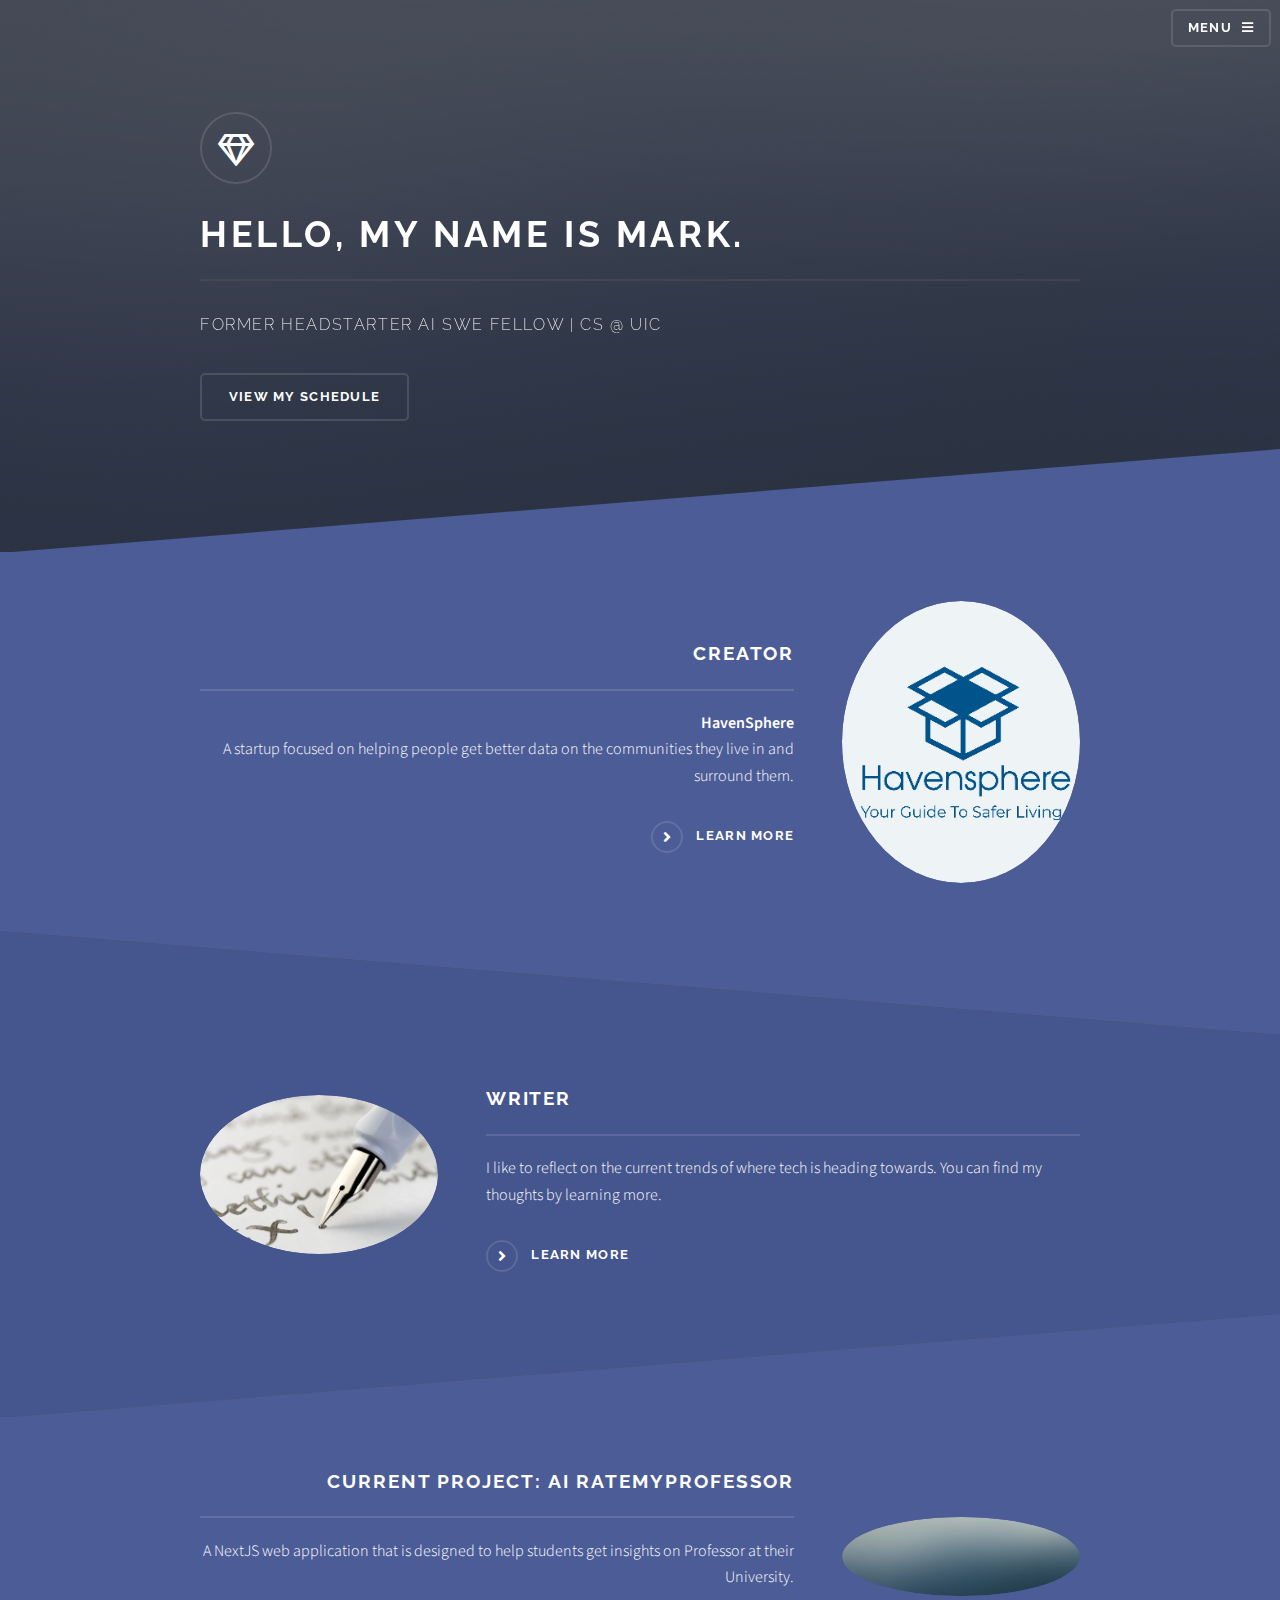
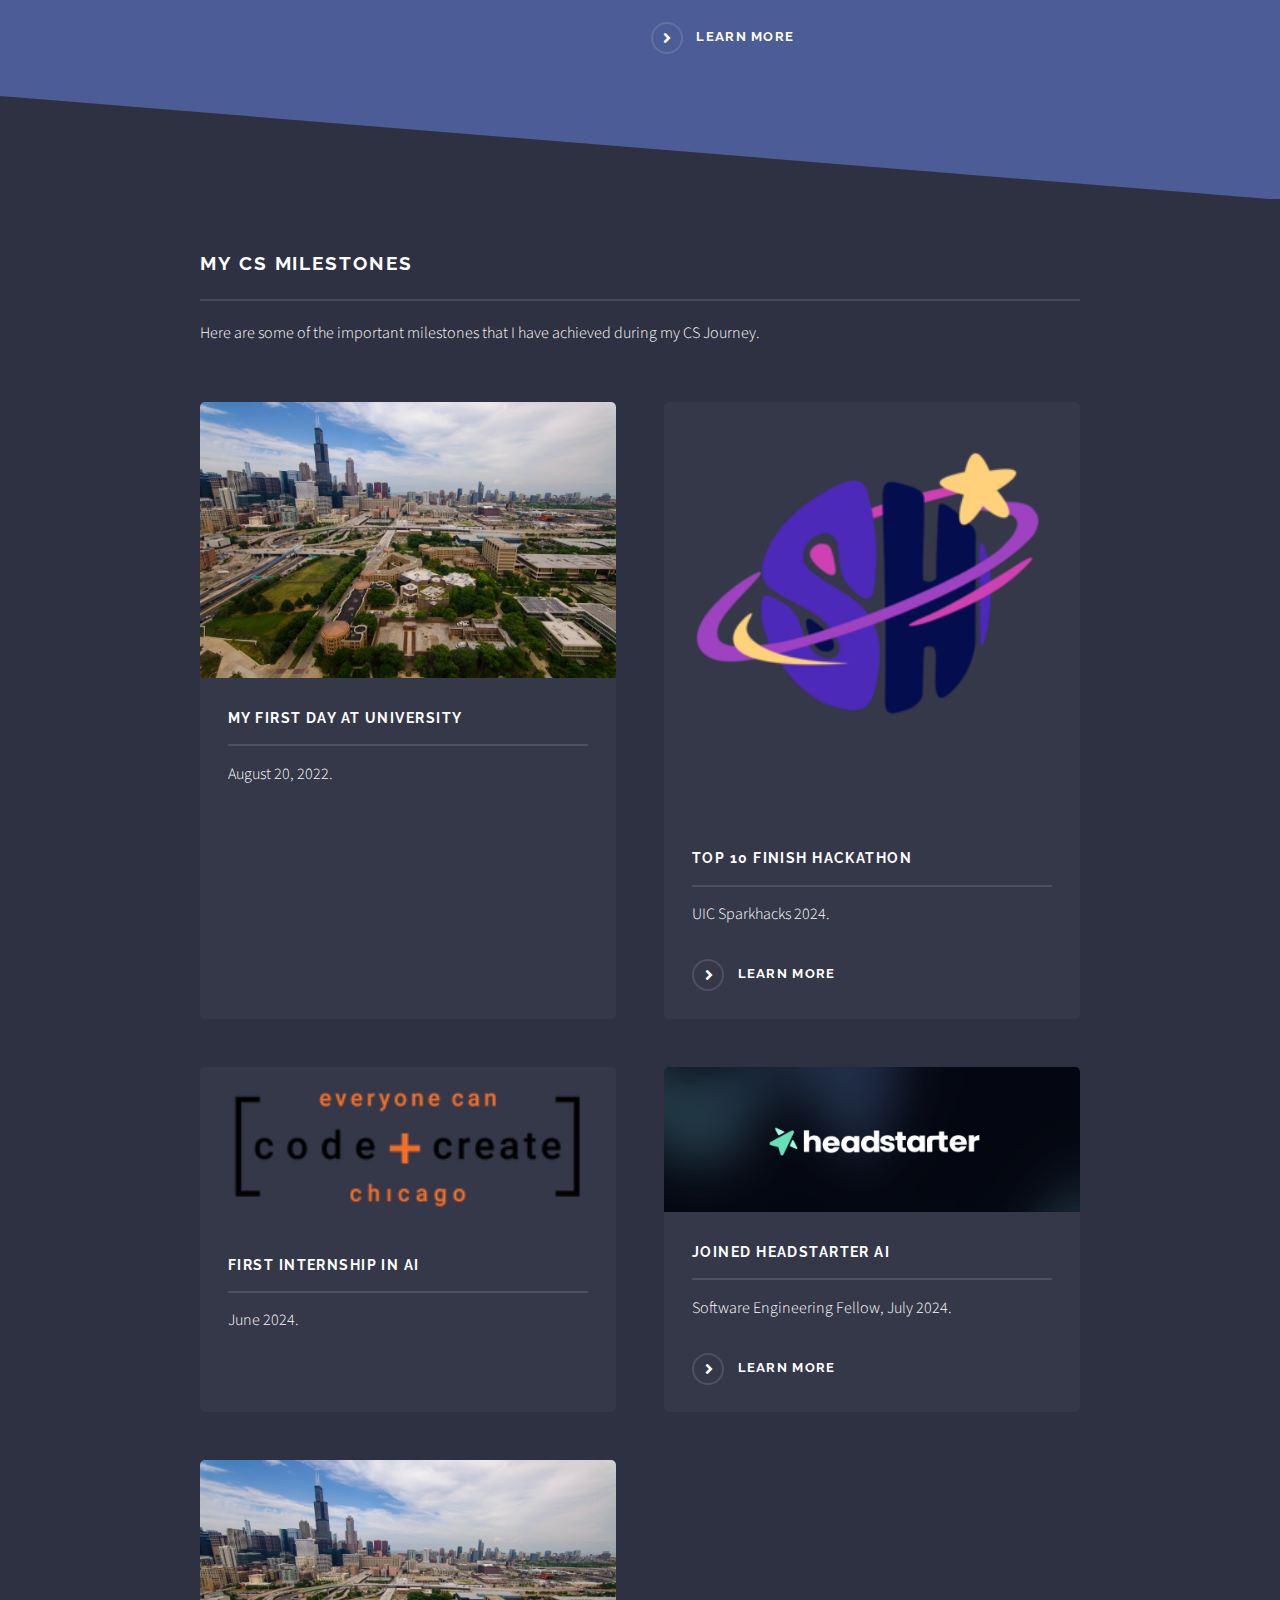
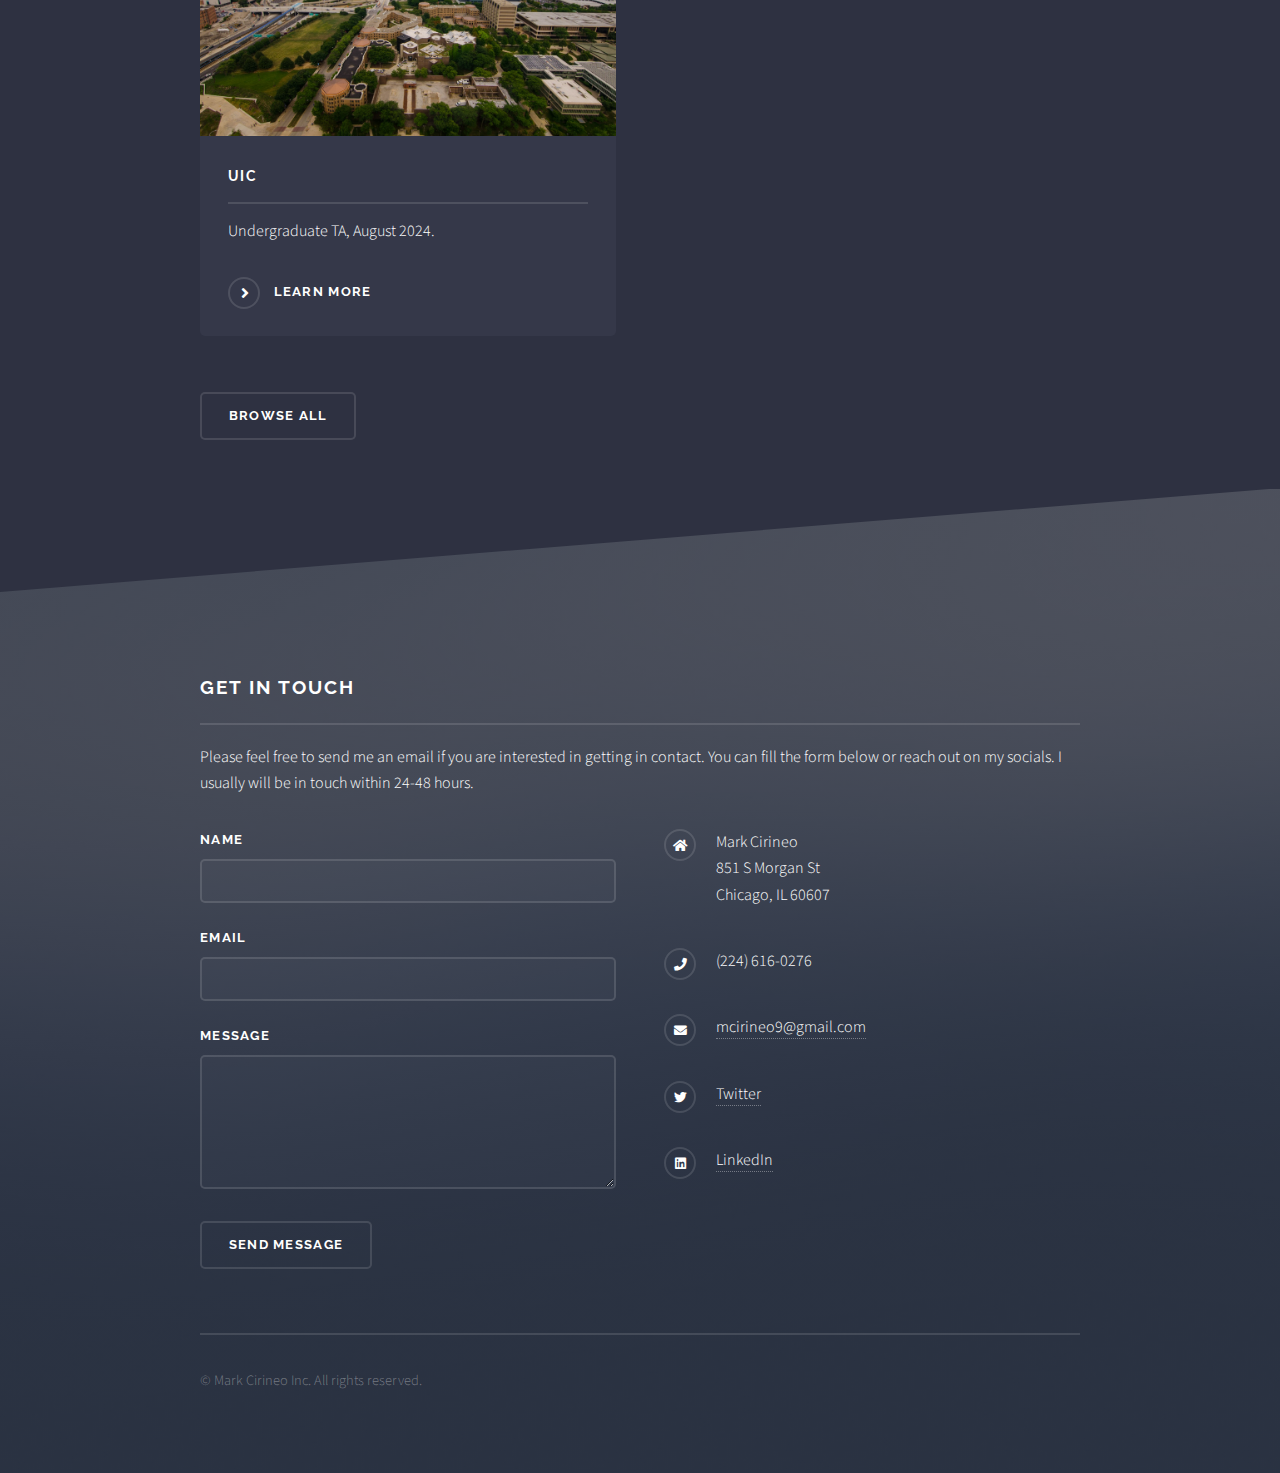
<file: index.html>
<!DOCTYPE HTML>
<!--
	Solid State by HTML5 UP
	html5up.net | @ajlkn
	Free for personal and commercial use under the CCA 3.0 license (html5up.net/license)
-->
<html>
	<head>
		<title>MC Codes</title>
		<meta charset="utf-8" />
		<meta name="viewport" content="width=device-width, initial-scale=1, user-scalable=no" />
		<link rel="stylesheet" href="assets/css/main.css" />
		<noscript><link rel="stylesheet" href="assets/css/noscript.css" /></noscript>
	</head>
	<body class="is-preload">

		<!-- Page Wrapper -->
			<div id="page-wrapper">

				<!-- Header -->
					<header id="header" class="alt">
						<h1><a href="index.html">MC Codes</a></h1>
						<nav>
							<a href="#menu">Menu</a>
						</nav>
					</header>

				<!-- Menu -->
					<nav id="menu">
						<div class="inner">
							<h2>Menu</h2>
							<ul class="links">
								<li><a href="index.html">Home</a></li>
								<li><a href="blog.html">Blog</a></li>
								<li><a href="resume.html">Resume</a></li>
								<li><a href="schedule.html">Schedule</a></li>
							
							</ul>
							<a href="#" class="close">Close</a>
						</div>
					</nav>

				<!-- Banner -->
				<section id="banner">
					<div class="inner">
						<div class="logo"><span class="icon fa-gem"></span></div>
						<h2>Hello, my name is Mark.</h2>
						<p>Former Headstarter AI SWE Fellow | CS @ UIC</p>
						<a href="schedule.html" class="button special">View My Schedule</a> <!-- Button added here -->
					</div>
				</section>


				<!-- Wrapper -->
					<section id="wrapper">

						<!-- One -->
							<section id="one" class="wrapper spotlight style1">
								<div class="inner">
									<a href="#" class="image"><img src="images/HavenSpherelogo.png" alt="" /></a>
									<div class="content">
										<h2 class="major">Creator</h2>
										<strong>HavenSphere</strong>
										<p>A startup focused on helping people get better data on the communities they live in and surround them.</p>
										<a href="https://docs.google.com/presentation/d/1qsCYdnaVgsC6Hi6LhF6FqvE_Hx61-jx607fGyE6-PVk/edit?usp=sharing" class="special">Learn more</a>
									</div>
								</div>
							</section>

						<!-- Two -->
							<section id="two" class="wrapper alt spotlight style2">
								<div class="inner">
									<a href="#" class="image"><img src="images/pen.jpg" alt="" /></a>
									<div class="content">
										<h2 class="major">Writer</h2>
										<p>I like to reflect on the current trends of where tech is heading towards. You can find my thoughts by learning more.</p>
										<a href="generic.html" class="special">Learn more</a>
									</div>
								</div>
							</section>

						<!-- Three -->
						<section id="three" class="wrapper spotlight style1">
							<div class="inner">
								<a href="#" class="image"><img src="images/pic08.jpg" alt="" /></a>


								<div class="content">

									<h2 class="major">Current Project: AI RateMyProfessor</h2>
									<p>A NextJS web application that is designed to help students get insights on Professor at their University.</p>
									<a href="#" class="special">Learn more</a>
								</div>
							</div>
						</section>

						<!-- Four -->
							<section id="four" class="wrapper alt style1">
								<div class="inner">
									<h2 class="major">My CS Milestones</h2>
									<p>Here are some of the important milestones that I have achieved during my CS Journey.</p>
									<section class="features">
										<article>
											<a href="#" class="image"><img src="images/uic.jpg" alt="" /></a>
											<h3 class="major">My first day at University </h3>
											<p>August 20, 2022.</p>
										
										</article>
										<article>
											<a href="#" class="image"><img src="images/sparkhacks.png" alt="" /></a>
											<h3 class="major">Top 10 Finish Hackathon</h3>
											<p>UIC Sparkhacks 2024.</p>
											<a href="#" class="special">Learn more</a>
										</article>
										<article>
											<a href="#" class="image"><img src="images/ecc.png" alt="" /></a>
											<h3 class="major">First Internship in AI</h3>
											<p>June 2024.</p>
										</article>
										<article>
											<a href="#" class="image"><img src="images/headstarter.png" alt="" /></a>
											<h3 class="major">Joined Headstarter AI</h3>
											<p>Software Engineering Fellow, July 2024.</p>
											<a href="#" class="special">Learn more</a>
										</article>

										<article>
											<a href="#" class="image"><img src="images/uic.jpg" alt="" /></a>
											<h3 class="major">UIC</h3>
											<p>Undergraduate TA, August 2024.</p>
											<a href="#" class="special">Learn more</a>
										</article>
										
									</section>
									<ul class="actions">
										<li><a href="#" class="button">Browse All</a></li>
									</ul>
								</div>
							</section>

					</section>

				<!-- Footer -->
				
				<section id="footer">
					<div class="inner">
						<h2 class="major">Get in touch</h2>
						<p>Please feel free to send me an email if you are interested in getting in contact. You can fill the form below or reach out on my socials. I usually will be in touch within 24-48 hours.</p>
						<form action="https://api.web3forms.com/submit" method="POST">
							<!-- Replace with your Access Key -->
							<input type="hidden" name="access_key" value="67d629e8-ddf0-4bbd-a455-33557e87aaec">

							<!-- Form Inputs. Each input must have a name="" attribute -->
							<div class="fields">
								<div class="field">
									<label for="name">Name</label>
									<input type="text" name="name" id="name" required />
								</div>
								<div class="field">
									<label for="email">Email</label>
									<input type="email" name="email" id="email" required />
								</div>
								<div class="field">
									<label for="message">Message</label>
									<textarea name="message" id="message" rows="4" required></textarea>
								</div>
							</div>

							<!-- Honeypot Spam Protection -->
							<input type="checkbox" name="botcheck" class="hidden" style="display: none;">

							<!-- Custom Confirmation / Success Page -->
							<input type="hidden" name="redirect" aref = "thank_you.html">

							<ul class="actions">
								<li><button type="submit">Send Message</button></li>
							</ul>
						</form>

						<ul class="contact">
							<li class="icon solid fa-home">
								Mark Cirineo<br />
								851 S Morgan St<br />
								Chicago, IL 60607
							</li>
							<li class="icon solid fa-phone">(224) 616-0276</li>
							<li class="icon solid fa-envelope"><a href="mailto:mcirineo9@gmail.com">mcirineo9@gmail.com</a></li>
							<li class="icon brands fa-twitter"><a href="https://twitter.com/mcirineo9">Twitter</a></li>
							<li class="icon brands fa-linkedin"><a href="https://www.linkedin.com/in/mark-cirineo-65248b175">LinkedIn</a></li>
						</ul>
						<ul class="copyright">
							<li>&copy; Mark Cirineo Inc. All rights reserved.</li>
						</ul>
					</div>
				</section>

					</div>




		<!-- Scripts -->
			<script src="assets/js/jquery.min.js"></script>
			<script src="assets/js/jquery.scrollex.min.js"></script>
			<script src="assets/js/browser.min.js"></script>
			<script src="assets/js/breakpoints.min.js"></script>
			<script src="assets/js/util.js"></script>
			<script src="assets/js/main.js"></script>

	</body>
</html>
</file>
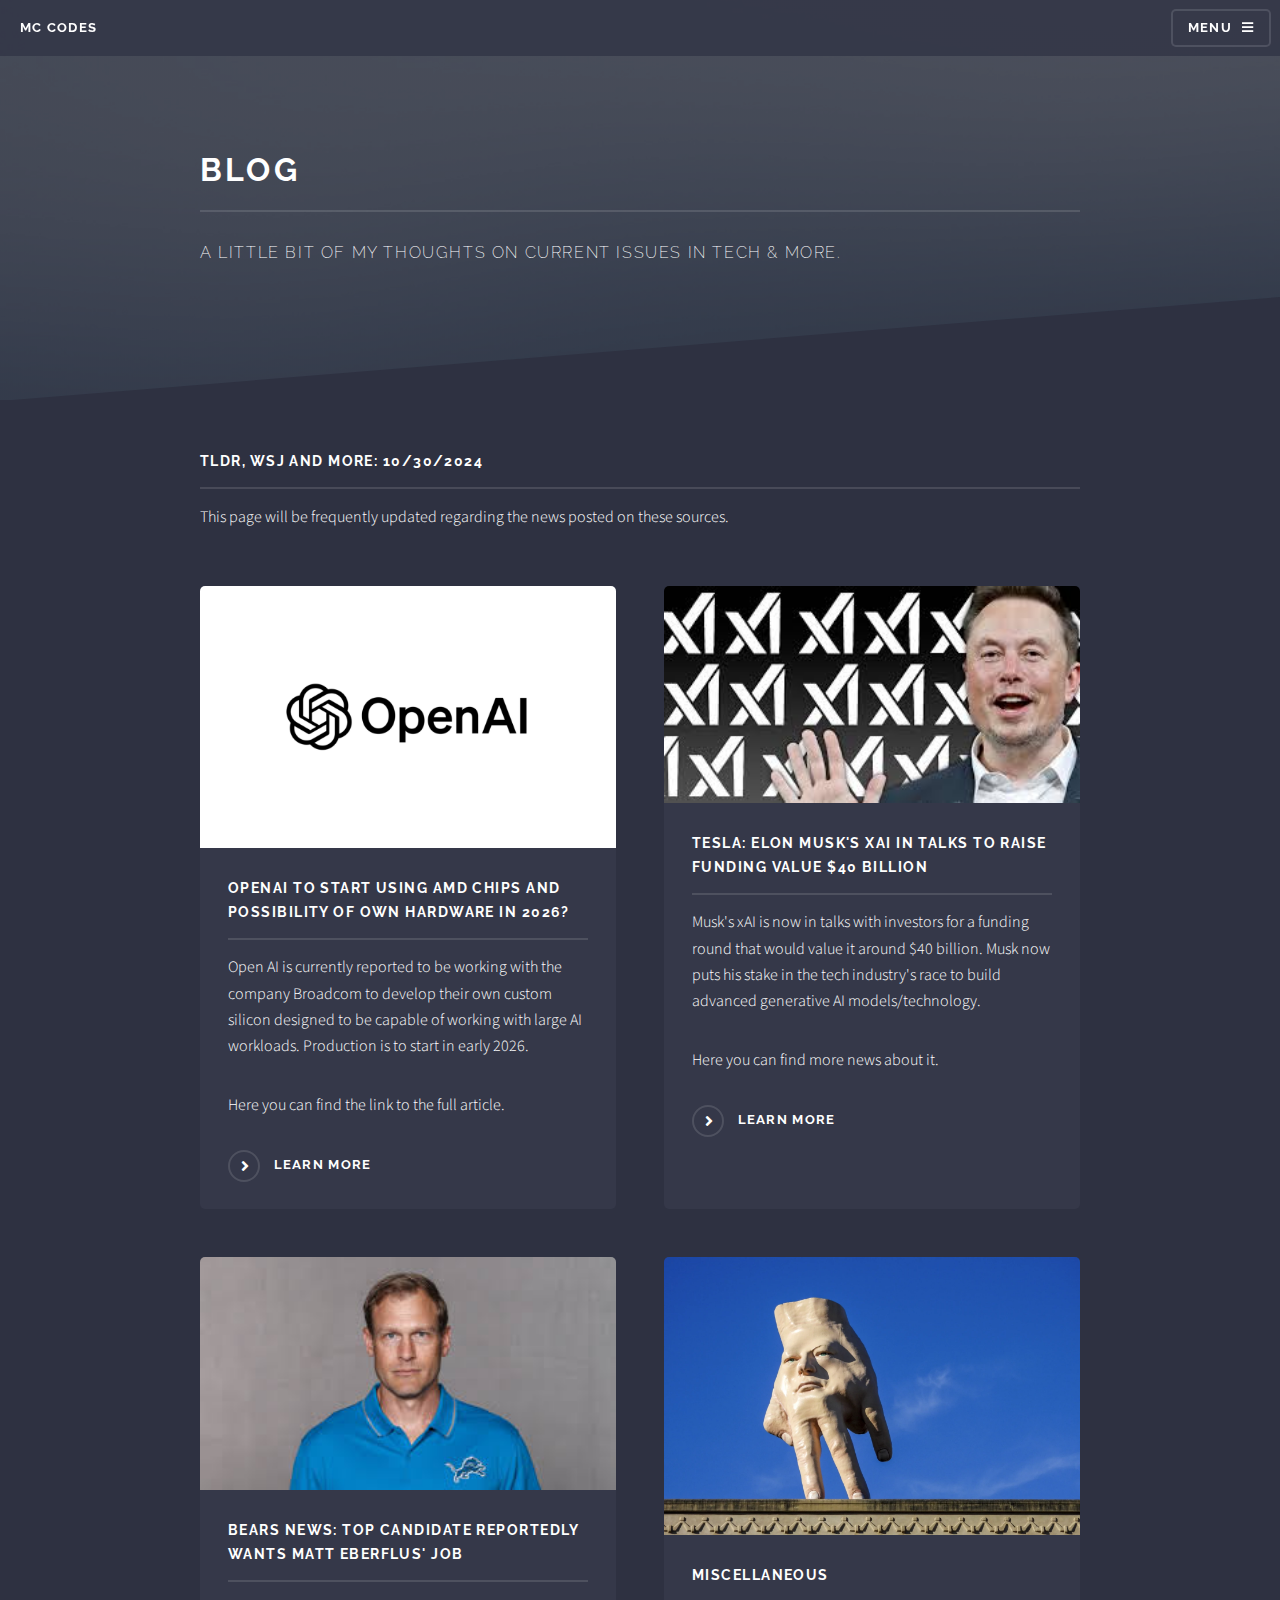
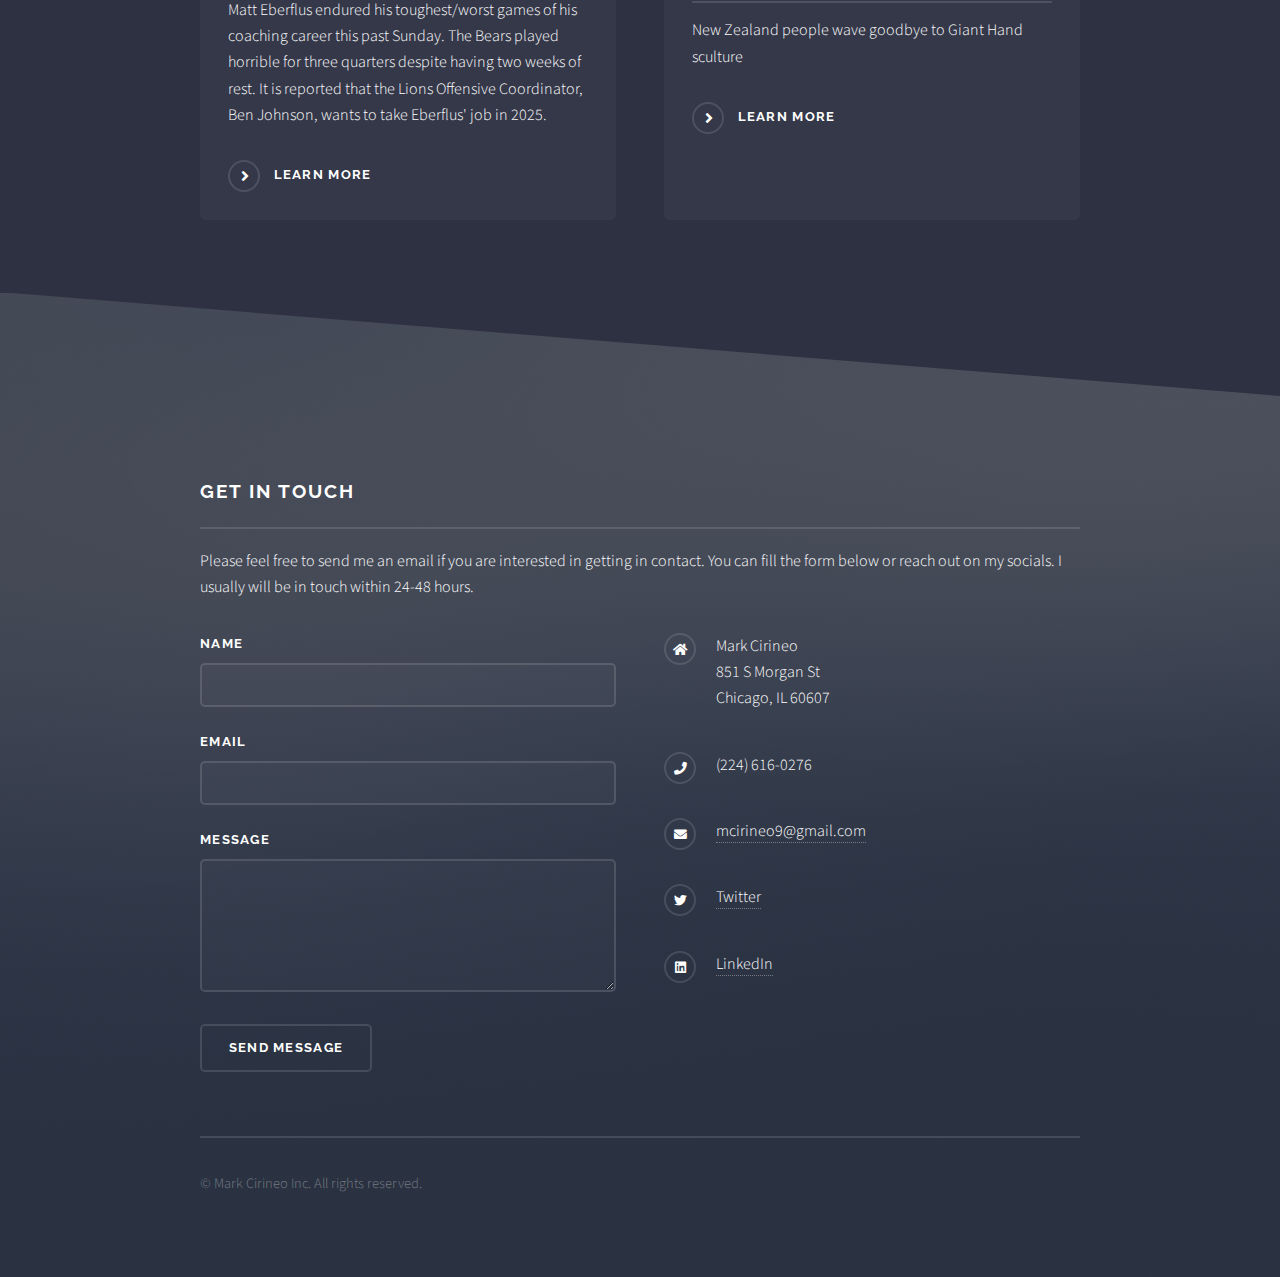
<file: blog.html>
<!DOCTYPE HTML>

<html>
	<head>
		<title>Blog - MC Codes</title>
		<meta charset="utf-8" />
		<meta name="viewport" content="width=device-width, initial-scale=1, user-scalable=no" />
		<link rel="stylesheet" href="assets/css/main.css" />
		<noscript><link rel="stylesheet" href="assets/css/noscript.css" /></noscript>
	</head>
	<body class="is-preload">

		<!-- Page Wrapper -->
			<div id="page-wrapper">

				<!-- Header -->
					<header id="header">
						<h1><a href="index.html">MC Codes</a></h1>
						<nav>
							<a href="#menu">Menu</a>
						</nav>
					</header>

				<!-- Menu -->
					<nav id="menu">
						<div class="inner">
							<h2>Menu</h2>
							<ul class="links">
								<li><a href="index.html">Home</a></li>
								<li><a href="generic.html">Blog</a></li>
								<li><a href="resume.html">Resume</a></li>
								<li><a href="schedule.html">Schedule</a></li>
							
							</ul>
							<a href="#" class="close">Close</a>
						</div>
					</nav>

				<!-- Wrapper -->
					<section id="wrapper">
						<header>
							<div class="inner">
								<h2>Blog</h2>
								<p>A little bit of my thoughts on current issues in tech & more.</p>
							</div>
						</header>

						<!-- Content -->
							<div class="wrapper">
								<div class="inner">

									<h3 class="major">TLDR, WSJ and more: 10/30/2024</h3>
									<p>This page will be frequently updated regarding the news posted on these sources.</p>


									
									<section class="features">
										<article>
											<a href="#" class="image"><img src="images/openai.png" alt="" /></a>
											<h3 class="major">OpenAI to start using AMD Chips and Possibility of own hardware in 2026?</h3>
											

											<p>Open AI is currently reported to be working with the company Broadcom to develop their own custom silicon designed to be capable of working with large AI workloads. Production is to start in early 2026.  </p>
												
												<p>Here you can find the link to the full article.
											</p> 
											<a href="https://www.theverge.com/2024/10/29/24282843/openai-custom-hardware-amd-nvidia-ai-chips?utm_source=tldrnewsletter" class="special">Learn more</a>
											</article>
										<article>
											<a href="#" class="image"><img src="images/aimusk.jpeg" alt="" /></a>
											<h3 class="major">Tesla: Elon Musk's xAI in Talks to raise Funding Value $40 Billion</h3>
											<p>Musk's xAI is now in talks with investors for a funding round that would value it around $40 billion. Musk now puts his stake in the tech industry's race to build advanced generative AI models/technology.</p>

											
												<p>Here you can find more news about it.</p>
											
											<a href="https://www.wsj.com/tech/ai/elon-musks-xai-in-talks-to-raise-funding-valuing-it-at-40-billion-af808b9e?st=HzTTbb&reflink=desktopwebshare_permalink&utm_source=tldrnewsletter" class="special">Learn more</a>
										</article>
										
										<article>
											<a href="#" class="image"><img src="images/benjohnson.jpeg" alt="" /></a>
											<h3 class="major">Bears News: Top Candidate Reportedly Wants Matt Eberflus' job</h3>
											<p>Matt Eberflus endured his toughest/worst games of his coaching career this past Sunday. The Bears played horrible for three quarters despite having two weeks of rest. It is reported that the Lions Offensive Coordinator, Ben Johnson, wants to take Eberflus' job in 2025.</p> 
												

											<a href="https://www.sportsmockery.com/chicago-bears/top-candidate-reportedly-wants-matt-eberflus-job/" class="special">Learn more</a>
										</article>
										<article>
											<a href="#" class="image"><img src="images/90.webp" alt="" /></a>
											<h3 class="major">Miscellaneous</h3>
											<p>New Zealand people wave goodbye to Giant Hand sculture </p>
											<a href="https://apnews.com/article/quasi-giant-hand-wellington-sculpture-zealand-art-cfcd3599eda341b78741dcfcf519edbd" class="special">Learn more</a>
										</article>
										
									</section>

								</div>
							</div>

					</section>

				<!-- Footer -->
				
				<section id="footer">
					<div class="inner">
						<h2 class="major">Get in touch</h2>
						<p>Please feel free to send me an email if you are interested in getting in contact. You can fill the form below or reach out on my socials. I usually will be in touch within 24-48 hours.</p>
						<form action="https://api.web3forms.com/submit" method="POST">
							<!-- Replace with your Access Key -->
							<input type="hidden" name="access_key" value="67d629e8-ddf0-4bbd-a455-33557e87aaec">

							<!-- Form Inputs. Each input must have a name="" attribute -->
							<div class="fields">
								<div class="field">
									<label for="name">Name</label>
									<input type="text" name="name" id="name" required />
								</div>
								<div class="field">
									<label for="email">Email</label>
									<input type="email" name="email" id="email" required />
								</div>
								<div class="field">
									<label for="message">Message</label>
									<textarea name="message" id="message" rows="4" required></textarea>
								</div>
							</div>

							<!-- Honeypot Spam Protection -->
							<input type="checkbox" name="botcheck" class="hidden" style="display: none;">

							<!-- Custom Confirmation / Success Page -->
							<input type="hidden" name="redirect" aref = "thank_you.html">

							<ul class="actions">
								<li><button type="submit">Send Message</button></li>
							</ul>
						</form>

						<ul class="contact">
							<li class="icon solid fa-home">
								Mark Cirineo<br />
								851 S Morgan St<br />
								Chicago, IL 60607
							</li>
							<li class="icon solid fa-phone">(224) 616-0276</li>
							<li class="icon solid fa-envelope"><a href="mailto:mcirineo9@gmail.com">mcirineo9@gmail.com</a></li>
							<li class="icon brands fa-twitter"><a href="https://twitter.com/mcirineo9">Twitter</a></li>
							<li class="icon brands fa-linkedin"><a href="https://www.linkedin.com/in/mark-cirineo-65248b175">LinkedIn</a></li>
						</ul>
						<ul class="copyright">
							<li>&copy; Mark Cirineo Inc. All rights reserved.</li>
						</ul>
					</div>
				</section>

					</div>
		<!-- Scripts -->
			<script src="assets/js/jquery.min.js"></script>
			<script src="assets/js/jquery.scrollex.min.js"></script>
			<script src="assets/js/browser.min.js"></script>
			<script src="assets/js/breakpoints.min.js"></script>
			<script src="assets/js/util.js"></script>
			<script src="assets/js/main.js"></script>

	</body>
</html>
</file>
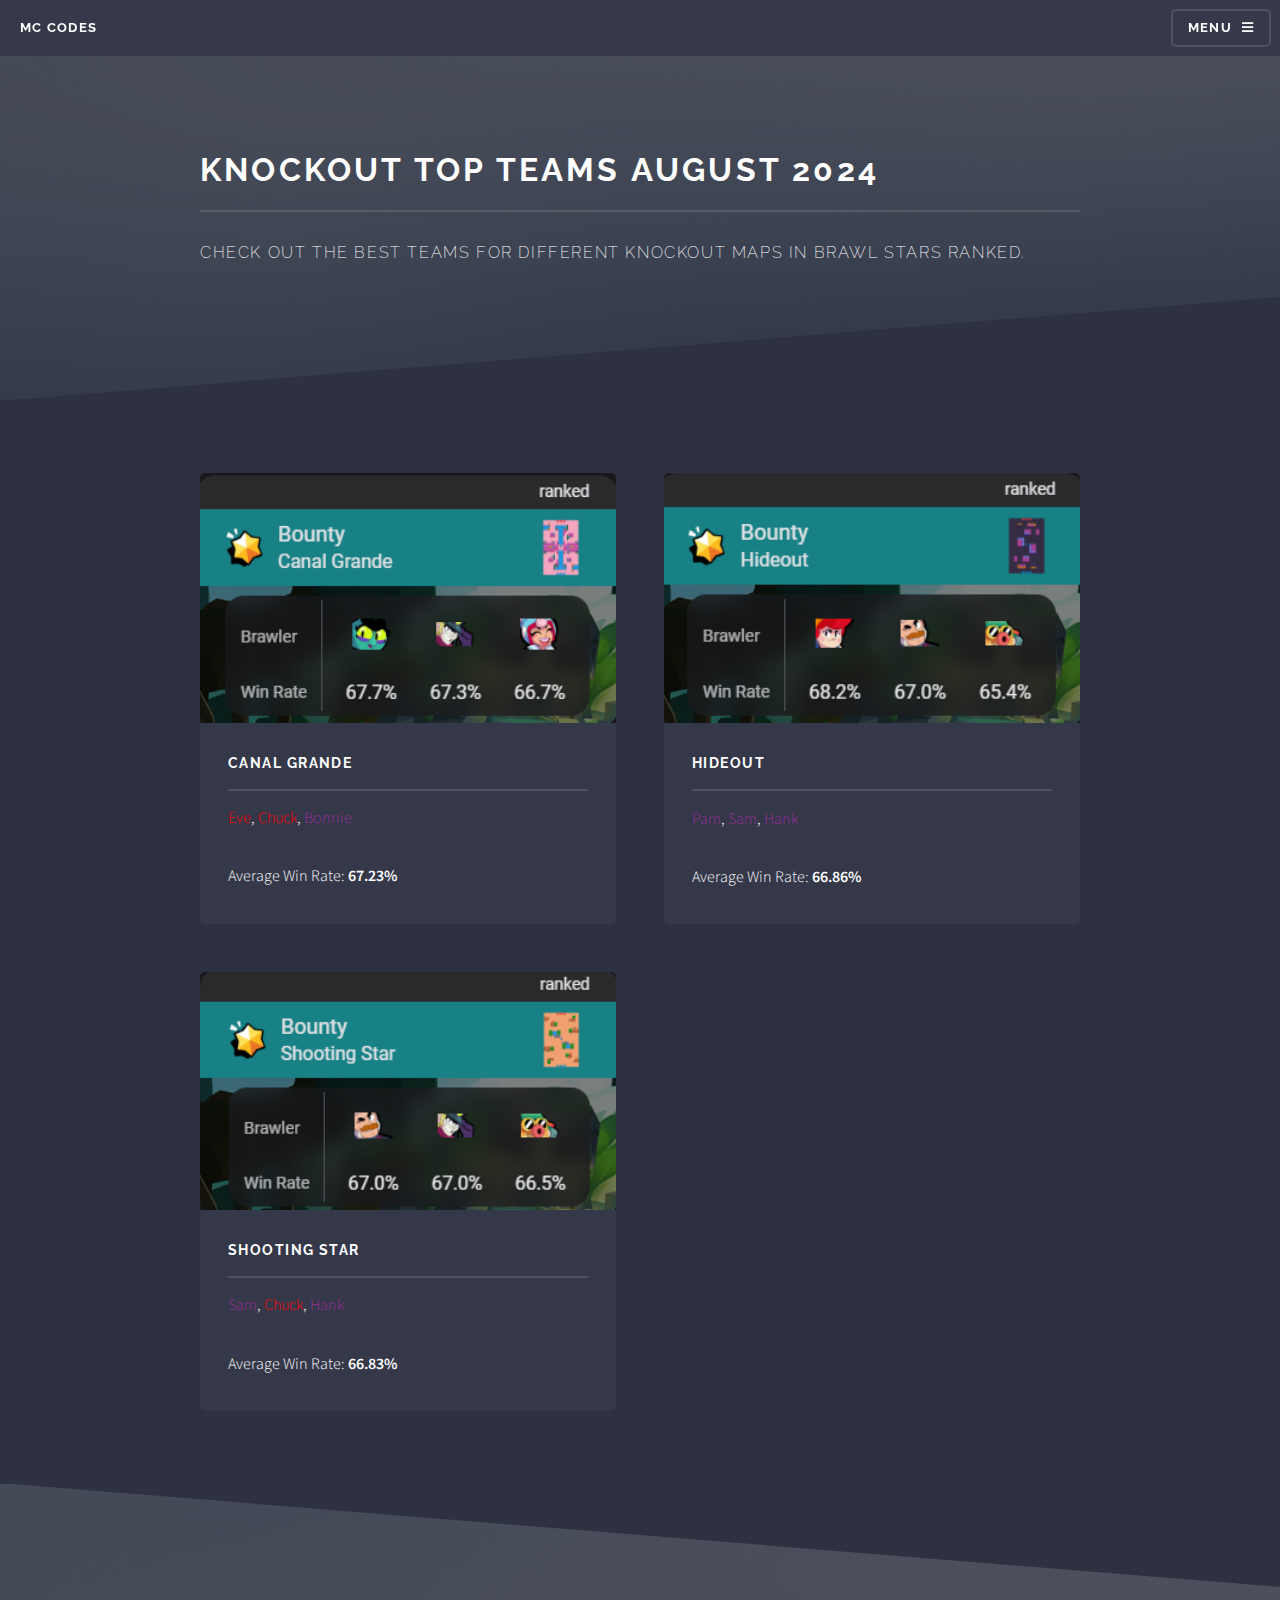
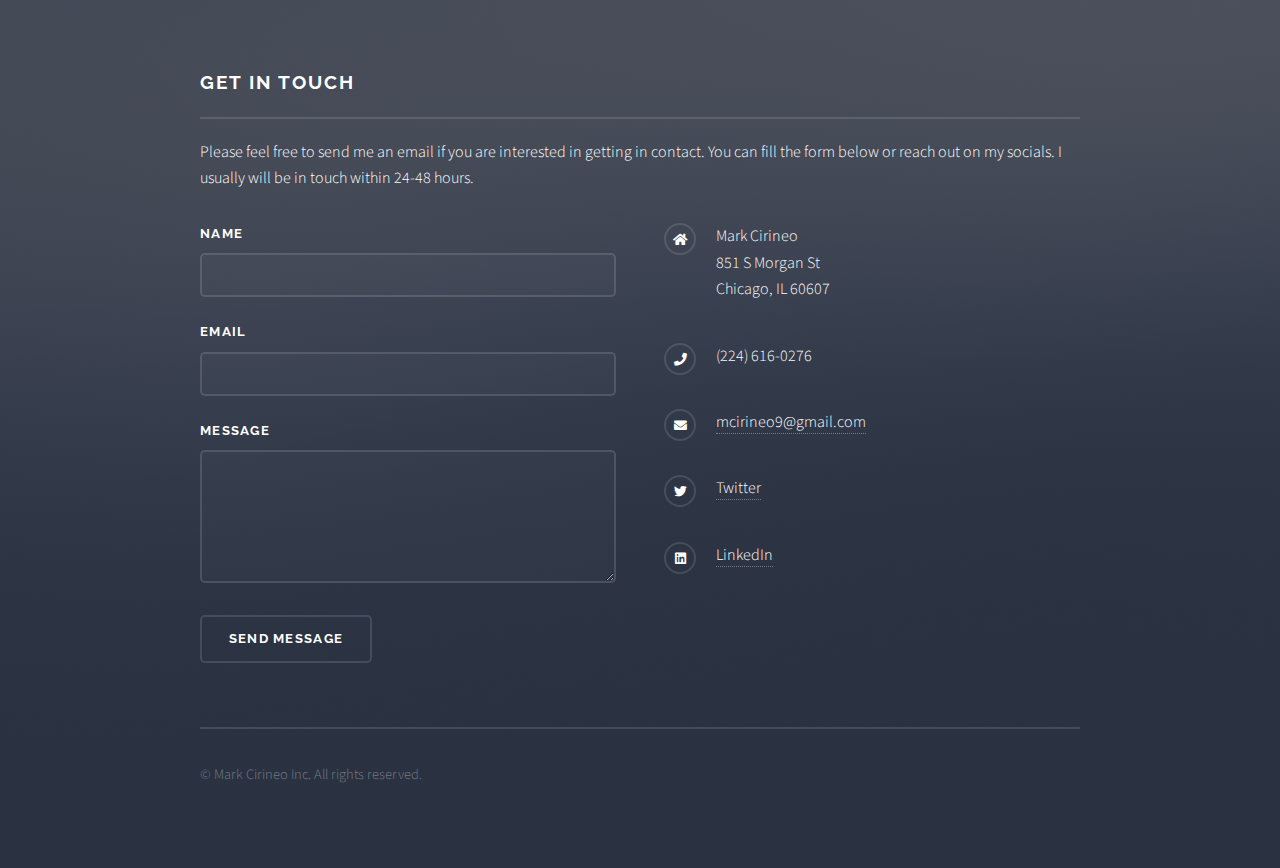
<file: bounty.html>
<!DOCTYPE HTML>
<!--
	Solid State by HTML5 UP
	html5up.net | @ajlkn
	Free for personal and commercial use under the CCA 3.0 license (html5up.net/license)
-->
<html>
	<head>
		<title>Brawl Stars Teams - MC Codes</title>
		<meta charset="utf-8" />
		<meta name="viewport" content="width=device-width, initial-scale=1, user-scalable=no" />
		<link rel="stylesheet" href="assets/css/main.css" />
		<noscript><link rel="stylesheet" href="assets/css/noscript.css" /></noscript>
	</head>
	<body class="is-preload">

		<!-- Page Wrapper -->
			<div id="page-wrapper">

				<!-- Header -->
					<header id="header">
						<h1><a href="index.html">MC Codes</a></h1>
						<nav>
							<a href="#menu">Menu</a>
						</nav>
					</header>

				<!-- Menu -->
					<nav id="menu">
						<div class="inner">
							<h2>Menu</h2>
							<ul class="links">
								<li><a href="index.html">Home</a></li>
								<li><a href="generic.html">Blog</a></li>
								<li><a href="resume.html">Resume</a></li>
								<li><a href="schedule.html">Schedule</a></li>
								<li><a href="brawlstars.html">Brawlers Wiki</a></li>
							</ul>
							<a href="#" class="close">Close</a>
						</div>
					</nav>

				<!-- Wrapper -->
					<section id="wrapper">
						<header>
							<div class="inner">
								<h2>Knockout Top Teams August 2024</h2>
								<p>Check out the best teams for different Knockout maps in Brawl Stars ranked.</p>
							</div>
						</header>

						<!-- Content -->
							<div class="wrapper">
								<div class="inner">

									<!-- Articles -->
									<section class="features">
										<article>
											<a href="#" class="image"><img src="images/canalgrande.png.png" alt="" /></a>
											<h3 class="major">Canal Grande</h3>
											<p>
												<span style = "color: red;">Eve</span>,
												<span style = "color: red;">Chuck</span>,
												<span style = "color: rgb(155, 44, 155);">Bonnie</span>
											</p>
                                            <p> Average Win Rate: <b>67.23%</b> </p>
										</article>
										
										<article>
											<a href="#" class="image"><img src="images/hideout.png.png" alt="" /></a>
											<h3 class="major">Hideout</h3>
												<p>
													<span style = "color: rgb(155, 44, 155);">Pam</span>,
													<span style = "color: rgb(155, 44, 155);">Sam</span>,
													<span style = "color: rgb(155, 44, 155);">Hank</span>
												</p>
                                            <p>Average Win Rate: <b>66.86%</b></p>
						
										</article>
										<article>
											<a href="#" class="image"><img src="images/shootingstar.png" alt="" /></a>
											<h3 class="major">Shooting Star </h3>
												<p>
													<span style = "color: rgb(155,44,155);">Sam</span>,
													<span style = "color: red;">Chuck</span>,
													<span style = "color: rgb(155,44,155);">Hank</span>
												</p>
                                            <p>Average Win Rate: <b>66.83%</b></p>
										</article>
										
									
									
									</section>

								</div>
							</div>

					</section>

				<!-- Footer -->
				<section id="footer">
					<div class="inner">
						<h2 class="major">Get in touch</h2>
						<p>Please feel free to send me an email if you are interested in getting in contact. You can fill the form below or reach out on my socials. I usually will be in touch within 24-48 hours.</p>
						<form action="https://api.web3forms.com/submit" method="POST">
							<!-- Replace with your Access Key -->
							<input type="hidden" name="access_key" value="67d629e8-ddf0-4bbd-a455-33557e87aaec">

							<!-- Form Inputs. Each input must have a name="" attribute -->
							<div class="fields">
								<div class="field">
									<label for="name">Name</label>
									<input type="text" name="name" id="name" required />
								</div>
								<div class="field">
									<label for="email">Email</label>
									<input type="email" name="email" id="email" required />
								</div>
								<div class="field">
									<label for="message">Message</label>
									<textarea name="message" id="message" rows="4" required></textarea>
								</div>
							</div>

							<!-- Honeypot Spam Protection -->
							<input type="checkbox" name="botcheck" class="hidden" style="display: none;">

							<!-- Custom Confirmation / Success Page -->
							<input type="hidden" name="redirect" value="thank_you.html">

							<ul class="actions">
								<li><button type="submit">Send Message</button></li>
							</ul>
						</form>

						<ul class="contact">
							<li class="icon solid fa-home">
								Mark Cirineo<br />
								851 S Morgan St<br />
								Chicago, IL 60607
							</li>
							<li class="icon solid fa-phone">(224) 616-0276</li>
							<li class="icon solid fa-envelope"><a href="mailto:mcirineo9@gmail.com">mcirineo9@gmail.com</a></li>
							<li class="icon brands fa-twitter"><a href="https://twitter.com/mcirineo9">Twitter</a></li>
							<li class="icon brands fa-linkedin"><a href="https://www.linkedin.com/in/mark-cirineo-65248b175">LinkedIn</a></li>
						</ul>
						<ul class="copyright">
							<li>&copy; Mark Cirineo Inc. All rights reserved.</li>
						</ul>
					</div>
				</section>

			</div>
		<!-- Scripts -->
			<script src="assets/js/jquery.min.js"></script>
			<script src="assets/js/jquery.scrollex.min.js"></script>
			<script src="assets/js/browser.min.js"></script>
			<script src="assets/js/breakpoints.min.js"></script>
			<script src="assets/js/util.js"></script>
			<script src="assets/js/main.js"></script>

	</body>
</html>
</file>
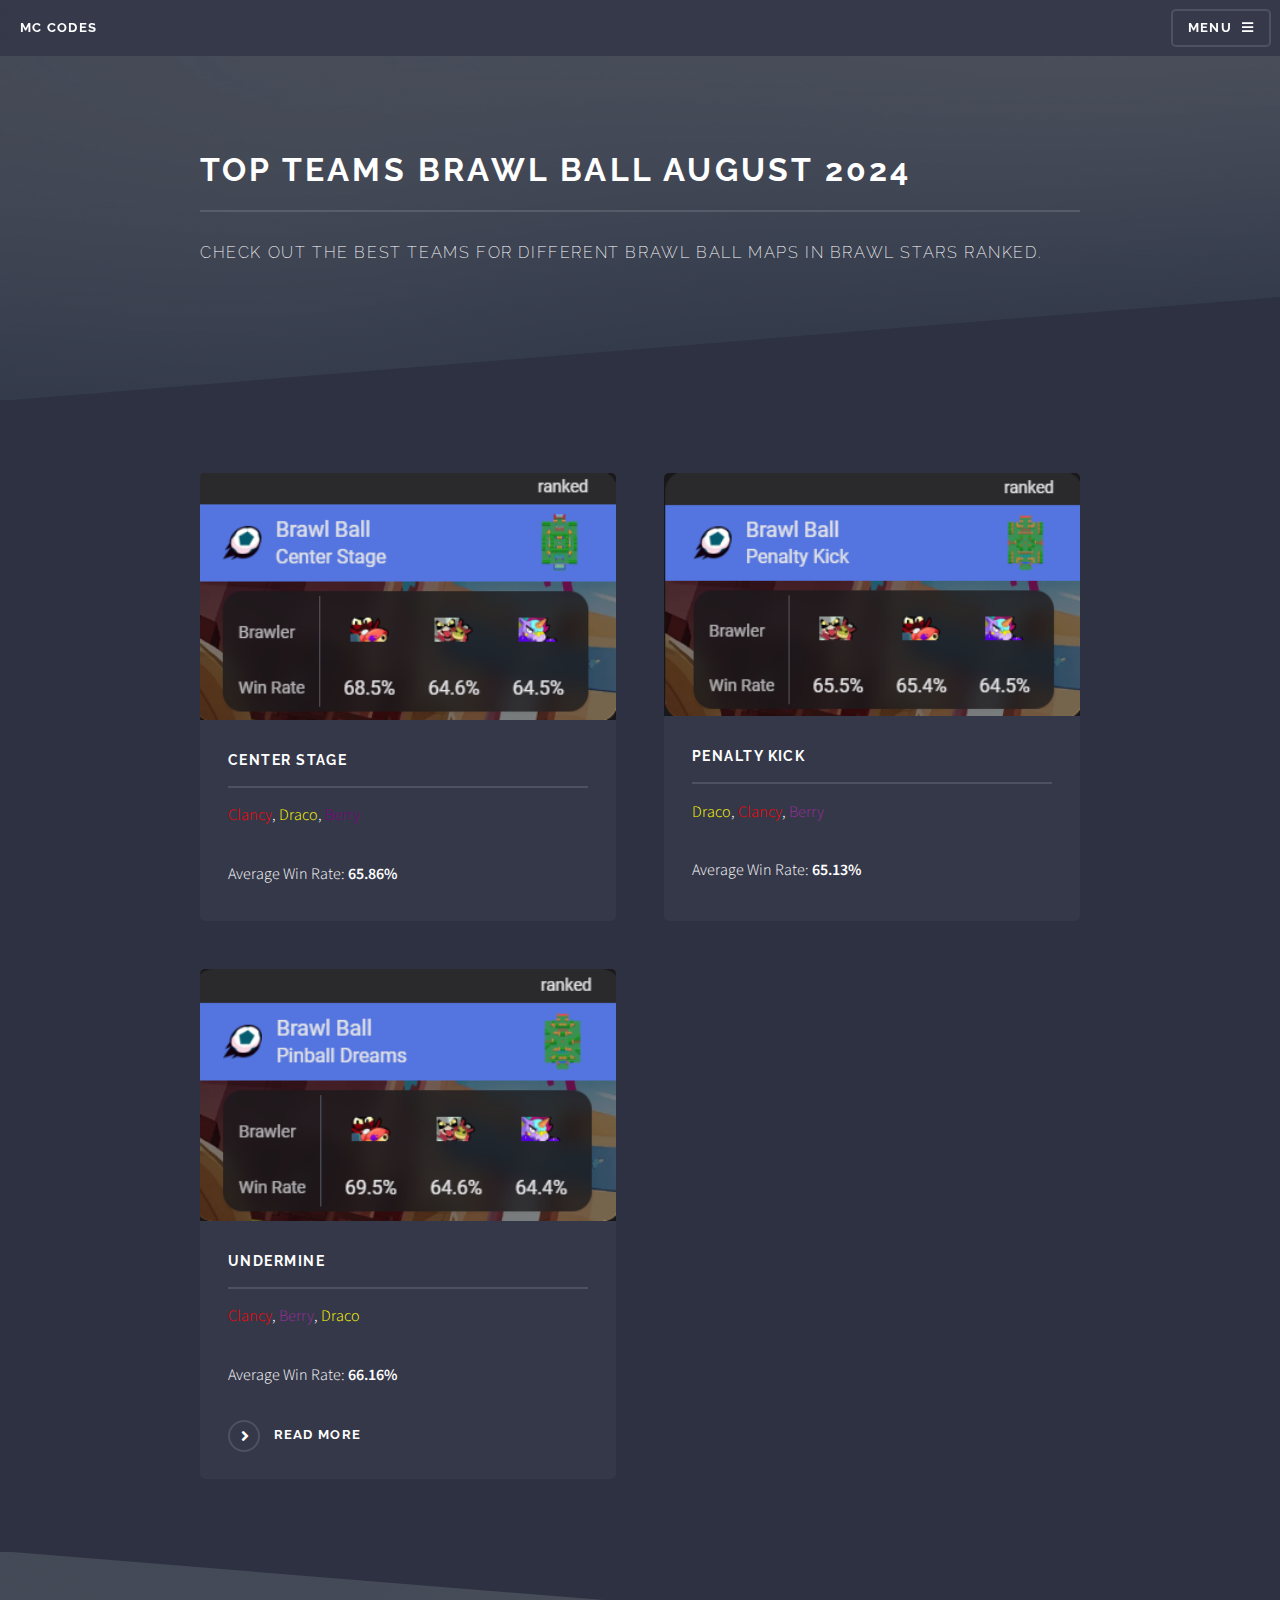
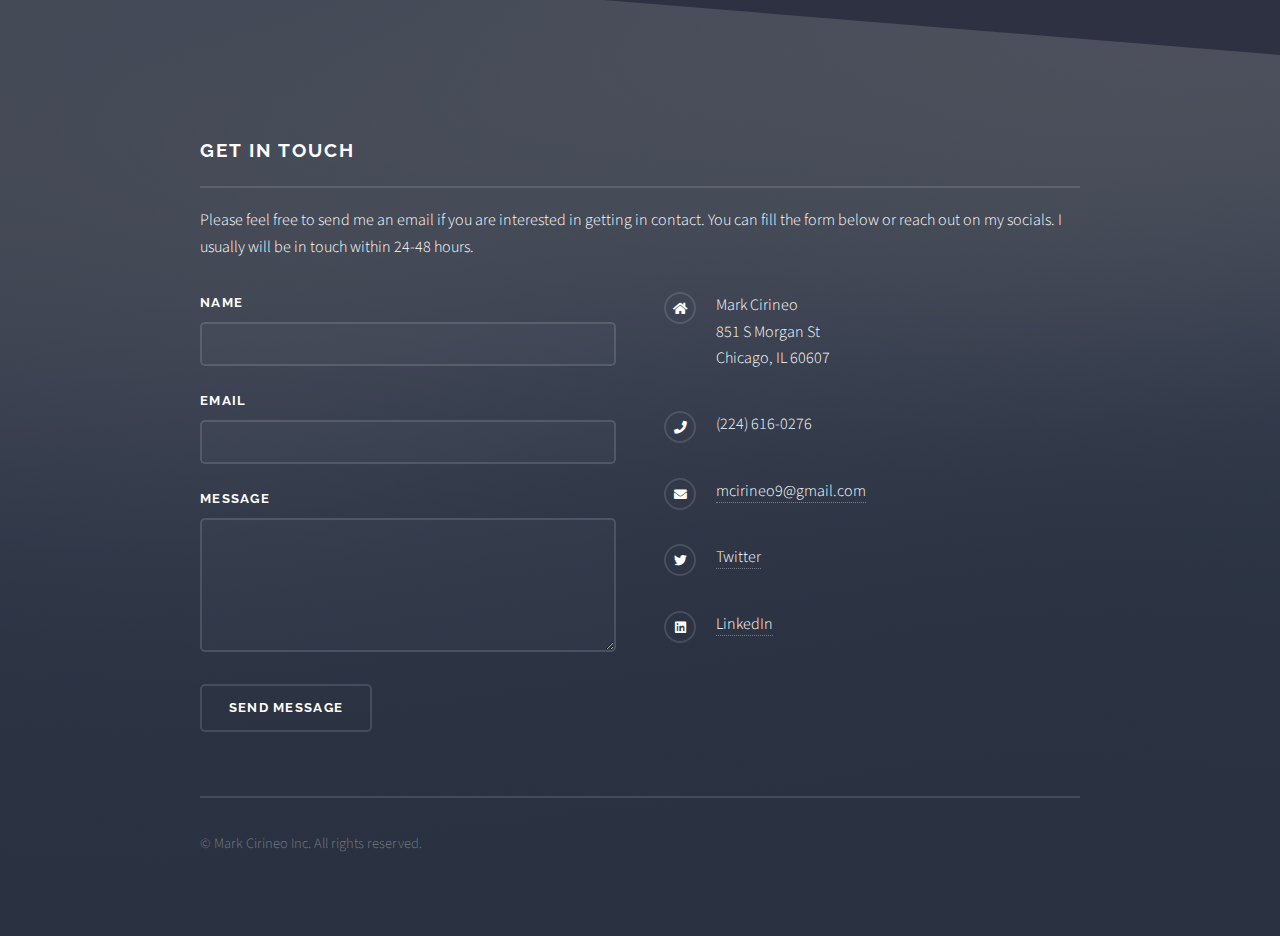
<file: brawl_ball.html>
<!DOCTYPE HTML>
<!--
	Solid State by HTML5 UP
	html5up.net | @ajlkn
	Free for personal and commercial use under the CCA 3.0 license (html5up.net/license)
-->
<html>
	<head>
		<title>Brawl Stars Teams - MC Codes</title>
		<meta charset="utf-8" />
		<meta name="viewport" content="width=device-width, initial-scale=1, user-scalable=no" />
		<link rel="stylesheet" href="assets/css/main.css" />
		<noscript><link rel="stylesheet" href="assets/css/noscript.css" /></noscript>
	</head>
	<body class="is-preload">

		<!-- Page Wrapper -->
			<div id="page-wrapper">

				<!-- Header -->
					<header id="header">
						<h1><a href="index.html">MC Codes</a></h1>
						<nav>
							<a href="#menu">Menu</a>
						</nav>
					</header>

				<!-- Menu -->
					<nav id="menu">
						<div class="inner">
							<h2>Menu</h2>
							<ul class="links">
								<li><a href="index.html">Home</a></li>
								<li><a href="generic.html">Blog</a></li>
								<li><a href="resume.html">Resume</a></li>
								<li><a href="schedule.html">Schedule</a></li>
							</ul>
							<a href="#" class="close">Close</a>
						</div>
					</nav>

				<!-- Wrapper -->
					<section id="wrapper">
						<header>
							<div class="inner">
								<h2>Top Teams Brawl Ball August 2024</h2>
								<p>Check out the best teams for different Brawl Ball maps in Brawl Stars ranked.</p>
							</div>
						</header>

						<!-- Content -->
							<div class="wrapper">
								<div class="inner">

									<!-- Articles -->
									<section class="features">
										<article>
											<a href="#" class="image"><img src="images/centerstage.png" alt="" /></a>
											<h3 class="major">Center Stage</h3>
											<p>
												<span style = "color: red;">Clancy</span>,	
												<span style = "color: yellow;">Draco</span>,	
												<span style = "color: purple;">Berry</span>	
											
											</p>
                                            <p> Average Win Rate: <b>65.86%</b> </p>
											
										</article>
										
										<article>
											<a href="#" class="image"><img src="images/pk.png" alt="" /></a>
											<h3 class="major">Penalty Kick</h3>
											<p>
												<span style="color: yellow;">Draco</span>, 
												<span style="color: red;">Clancy</span>, 
												<span style="color: rgb(155, 44, 155);">Berry</span>
											</p>
											<p>Average Win Rate: <b>65.13%</b></p>
										</article>
										
										<article>
											<a href="#" class="image"><img src="images/pdreams.png.png" alt="" /></a>
											<h3 class="major">Undermine</h3>
											<p>
												<span style ="color: red;">Clancy</span>,
												<span style ="color: rgb(155, 44, 155);">Berry</span>,
												<span style ="color: yellow;">Draco</span>
											</p>
                                            <p>Average Win Rate: <b>66.16%</b></p>
											<a href="heist.html" class="special">Read more</a>
										</article>
										
									
									
									</section>

								</div>
							</div>

					</section>

				<!-- Footer -->
				<section id="footer">
					<div class="inner">
						<h2 class="major">Get in touch</h2>
						<p>Please feel free to send me an email if you are interested in getting in contact. You can fill the form below or reach out on my socials. I usually will be in touch within 24-48 hours.</p>
						<form action="https://api.web3forms.com/submit" method="POST">
							<!-- Replace with your Access Key -->
							<input type="hidden" name="access_key" value="67d629e8-ddf0-4bbd-a455-33557e87aaec">

							<!-- Form Inputs. Each input must have a name="" attribute -->
							<div class="fields">
								<div class="field">
									<label for="name">Name</label>
									<input type="text" name="name" id="name" required />
								</div>
								<div class="field">
									<label for="email">Email</label>
									<input type="email" name="email" id="email" required />
								</div>
								<div class="field">
									<label for="message">Message</label>
									<textarea name="message" id="message" rows="4" required></textarea>
								</div>
							</div>

							<!-- Honeypot Spam Protection -->
							<input type="checkbox" name="botcheck" class="hidden" style="display: none;">

							<!-- Custom Confirmation / Success Page -->
							<input type="hidden" name="redirect" value="thank_you.html">

							<ul class="actions">
								<li><button type="submit">Send Message</button></li>
							</ul>
						</form>

						<ul class="contact">
							<li class="icon solid fa-home">
								Mark Cirineo<br />
								851 S Morgan St<br />
								Chicago, IL 60607
							</li>
							<li class="icon solid fa-phone">(224) 616-0276</li>
							<li class="icon solid fa-envelope"><a href="mailto:mcirineo9@gmail.com">mcirineo9@gmail.com</a></li>
							<li class="icon brands fa-twitter"><a href="https://twitter.com/mcirineo9">Twitter</a></li>
							<li class="icon brands fa-linkedin"><a href="https://www.linkedin.com/in/mark-cirineo-65248b175">LinkedIn</a></li>
						</ul>
						<ul class="copyright">
							<li>&copy; Mark Cirineo Inc. All rights reserved.</li>
						</ul>
					</div>
				</section>

			</div>
		<!-- Scripts -->
			<script src="assets/js/jquery.min.js"></script>
			<script src="assets/js/jquery.scrollex.min.js"></script>
			<script src="assets/js/browser.min.js"></script>
			<script src="assets/js/breakpoints.min.js"></script>
			<script src="assets/js/util.js"></script>
			<script src="assets/js/main.js"></script>

	</body>
</html>
</file>
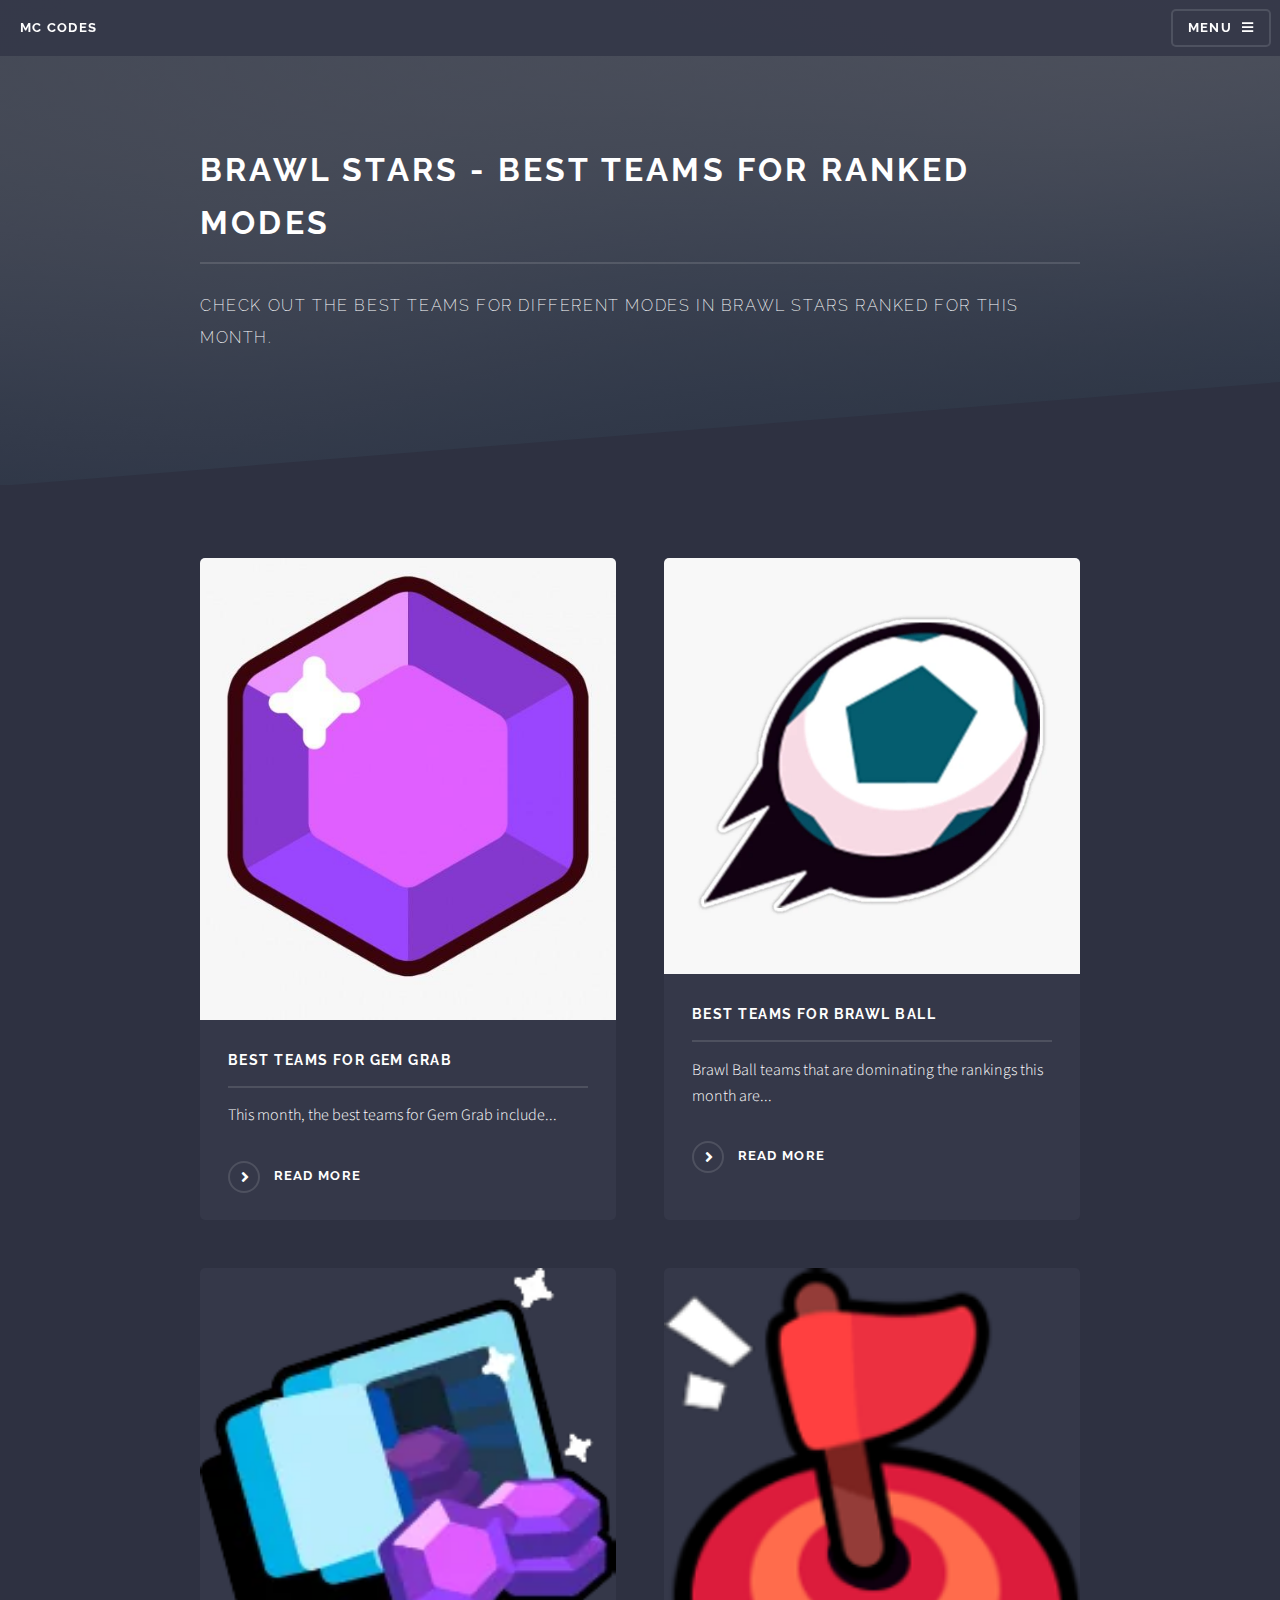
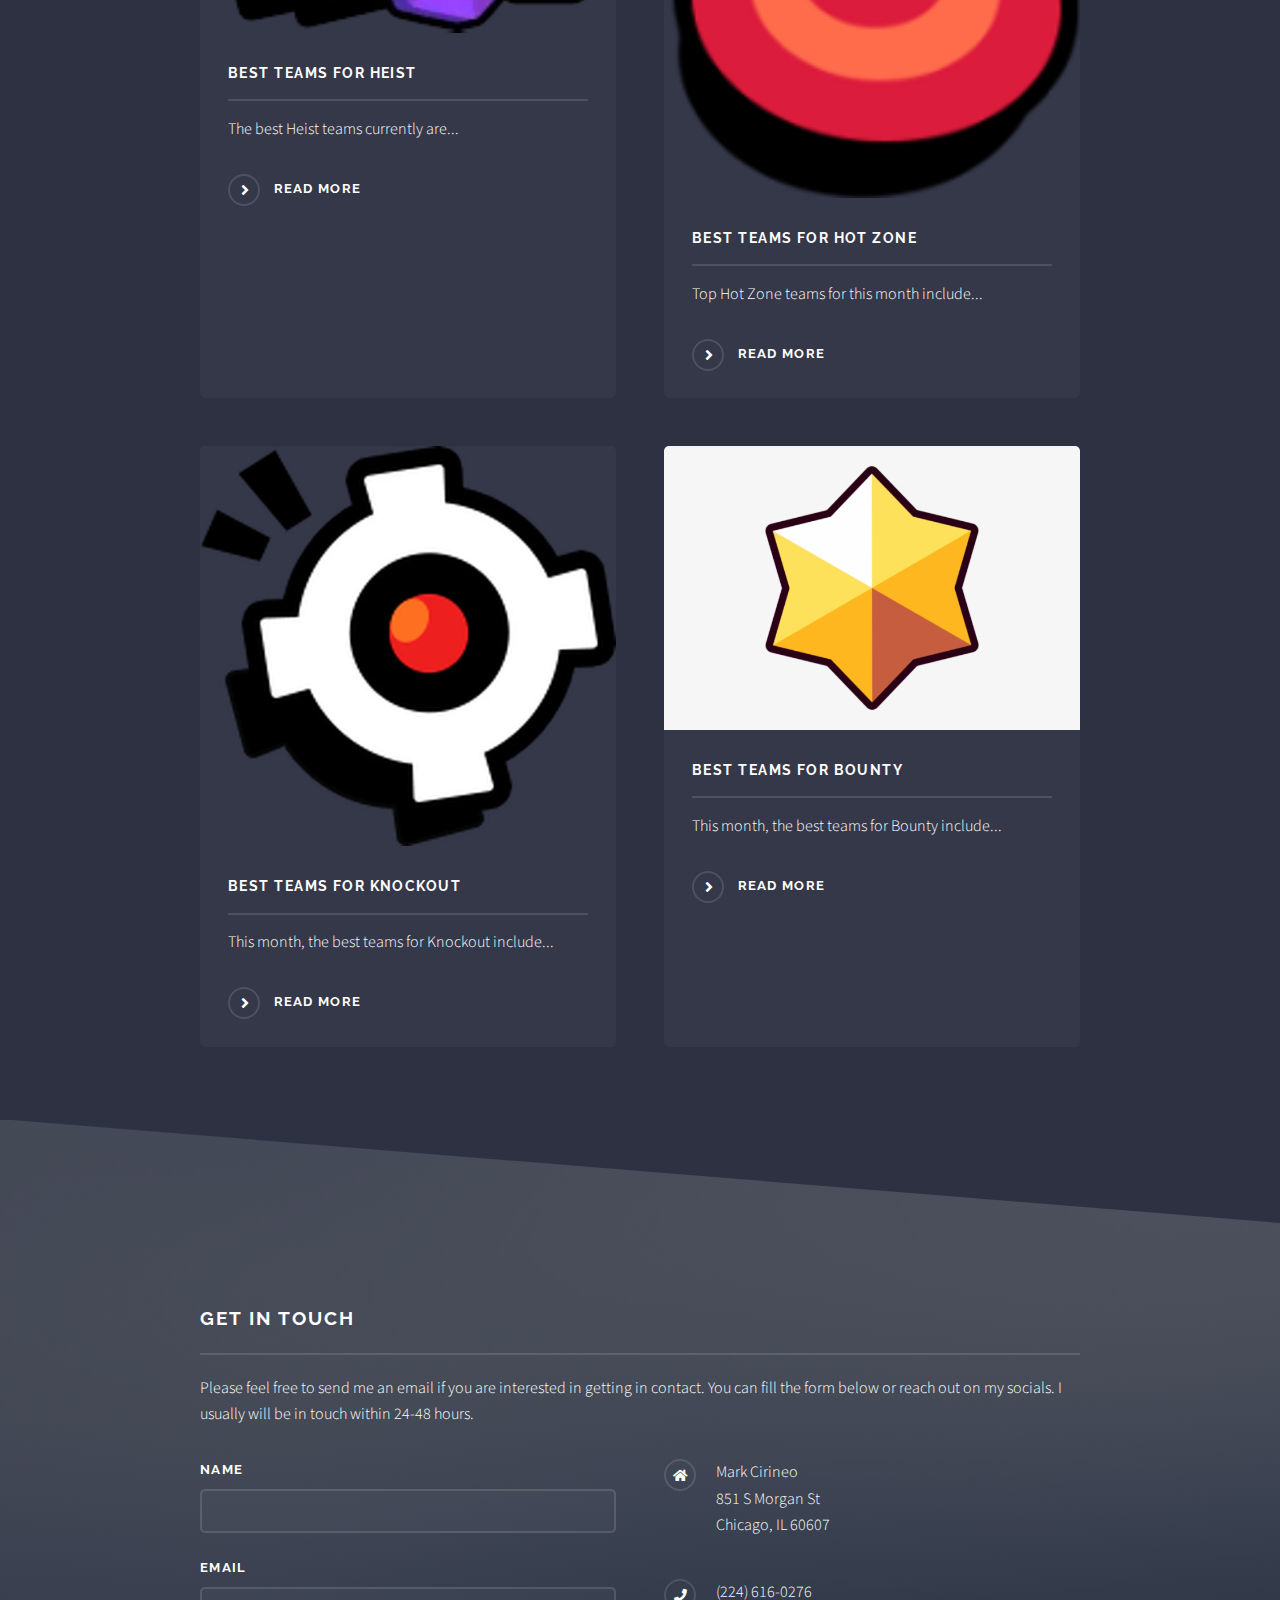
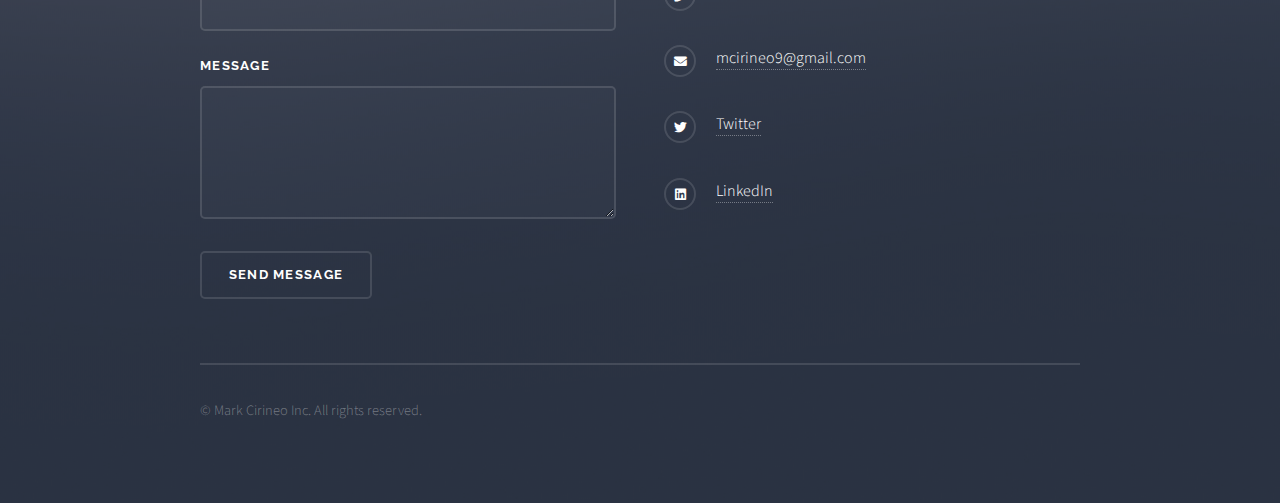
<file: brawlstars.html>
<!DOCTYPE HTML>
<!--
	Solid State by HTML5 UP
	html5up.net | @ajlkn
	Free for personal and commercial use under the CCA 3.0 license (html5up.net/license)
-->
<html>
	<head>
		<title>Brawl Stars Teams - MC Codes</title>
		<meta charset="utf-8" />
		<meta name="viewport" content="width=device-width, initial-scale=1, user-scalable=no" />
		<link rel="stylesheet" href="assets/css/main.css" />
		<noscript><link rel="stylesheet" href="assets/css/noscript.css" /></noscript>
	</head>
	<body class="is-preload">

		<!-- Page Wrapper -->
			<div id="page-wrapper">

				<!-- Header -->
					<header id="header">
						<h1><a href="index.html">MC Codes</a></h1>
						<nav>
							<a href="#menu">Menu</a>
						</nav>
					</header>

				<!-- Menu -->
					<nav id="menu">
						<div class="inner">
							<h2>Menu</h2>
							<ul class="links">
								<li><a href="index.html">Home</a></li>
								<li><a href="generic.html">Blog</a></li>
								<li><a href="resume.html">Resume</a></li>
								<li><a href="schedule.html">Schedule</a></li>
							</ul>
							<a href="#" class="close">Close</a>
						</div>
					</nav>

				<!-- Wrapper -->
					<section id="wrapper">
						<header>
							<div class="inner">
								<h2>Brawl Stars - Best Teams for Ranked Modes</h2>
								<p>Check out the best teams for different modes in Brawl Stars ranked for this month.</p>
							</div>
						</header>

						<!-- Content -->
							<div class="wrapper">
								<div class="inner">

									<!-- Articles -->
									<section class="features">
										<article>
											<a href="#" class="image"><img src="images/gemgrab.jpg" alt="" /></a>
											<h3 class="major">Best Teams for Gem Grab</h3>
											<p>This month, the best teams for Gem Grab include...</p>
											<a href="gem_grab.html" class="special">Read more</a>
										</article>
										
										<article>
											<a href="#" class="image"><img src="images/brawball.webp" alt="" /></a>
											<h3 class="major">Best Teams for Brawl Ball</h3>
											<p>Brawl Ball teams that are dominating the rankings this month are...</p>
											<a href="brawl_ball.html" class="special">Read more</a>
										</article>
										<article>
											<a href="#" class="image"><img src="images/heist.webp" alt="" /></a>
											<h3 class="major">Best Teams for Heist</h3>
											<p>The best Heist teams currently are...</p>
											<a href="heist.html" class="special">Read more</a>
										</article>
										<article>
											<a href="#" class="image"><img src="images/hotzone.png" alt="" /></a>
											<h3 class="major">Best Teams for Hot Zone</h3>
											<p>Top Hot Zone teams for this month include...</p>
											<a href="hotzone.html" class="special">Read more</a>
										</article>

										<article>
											<a href="#" class="image"><img src="images/knockout.webp" alt="" /></a>
											<h3 class="major">Best Teams for Knockout</h3>
											<p>This month, the best teams for Knockout include...</p>
											<a href="knockout.html" class="special">Read more</a>
										</article>

										<article>
											<a href="#" class="image"><img src="images/bounty.jpg" alt="" /></a>
											<h3 class="major">Best Teams for Bounty</h3>
											<p>This month, the best teams for Bounty include...</p>
											<a href="bounty.html" class="special">Read more</a>
										</article>

									
									
									</section>

								</div>
							</div>

					</section>

				<!-- Footer -->
				<section id="footer">
					<div class="inner">
						<h2 class="major">Get in touch</h2>
						<p>Please feel free to send me an email if you are interested in getting in contact. You can fill the form below or reach out on my socials. I usually will be in touch within 24-48 hours.</p>
						<form action="https://api.web3forms.com/submit" method="POST">
							<!-- Replace with your Access Key -->
							<input type="hidden" name="access_key" value="67d629e8-ddf0-4bbd-a455-33557e87aaec">

							<!-- Form Inputs. Each input must have a name="" attribute -->
							<div class="fields">
								<div class="field">
									<label for="name">Name</label>
									<input type="text" name="name" id="name" required />
								</div>
								<div class="field">
									<label for="email">Email</label>
									<input type="email" name="email" id="email" required />
								</div>
								<div class="field">
									<label for="message">Message</label>
									<textarea name="message" id="message" rows="4" required></textarea>
								</div>
							</div>

							<!-- Honeypot Spam Protection -->
							<input type="checkbox" name="botcheck" class="hidden" style="display: none;">

							<!-- Custom Confirmation / Success Page -->
							<input type="hidden" name="redirect" value="thank_you.html">

							<ul class="actions">
								<li><button type="submit">Send Message</button></li>
							</ul>
						</form>

						<ul class="contact">
							<li class="icon solid fa-home">
								Mark Cirineo<br />
								851 S Morgan St<br />
								Chicago, IL 60607
							</li>
							<li class="icon solid fa-phone">(224) 616-0276</li>
							<li class="icon solid fa-envelope"><a href="mailto:mcirineo9@gmail.com">mcirineo9@gmail.com</a></li>
							<li class="icon brands fa-twitter"><a href="https://twitter.com/mcirineo9">Twitter</a></li>
							<li class="icon brands fa-linkedin"><a href="https://www.linkedin.com/in/mark-cirineo-65248b175">LinkedIn</a></li>
						</ul>
						<ul class="copyright">
							<li>&copy; Mark Cirineo Inc. All rights reserved.</li>
						</ul>
					</div>
				</section>

			</div>
		<!-- Scripts -->
			<script src="assets/js/jquery.min.js"></script>
			<script src="assets/js/jquery.scrollex.min.js"></script>
			<script src="assets/js/browser.min.js"></script>
			<script src="assets/js/breakpoints.min.js"></script>
			<script src="assets/js/util.js"></script>
			<script src="assets/js/main.js"></script>

	</body>
</html>
</file>
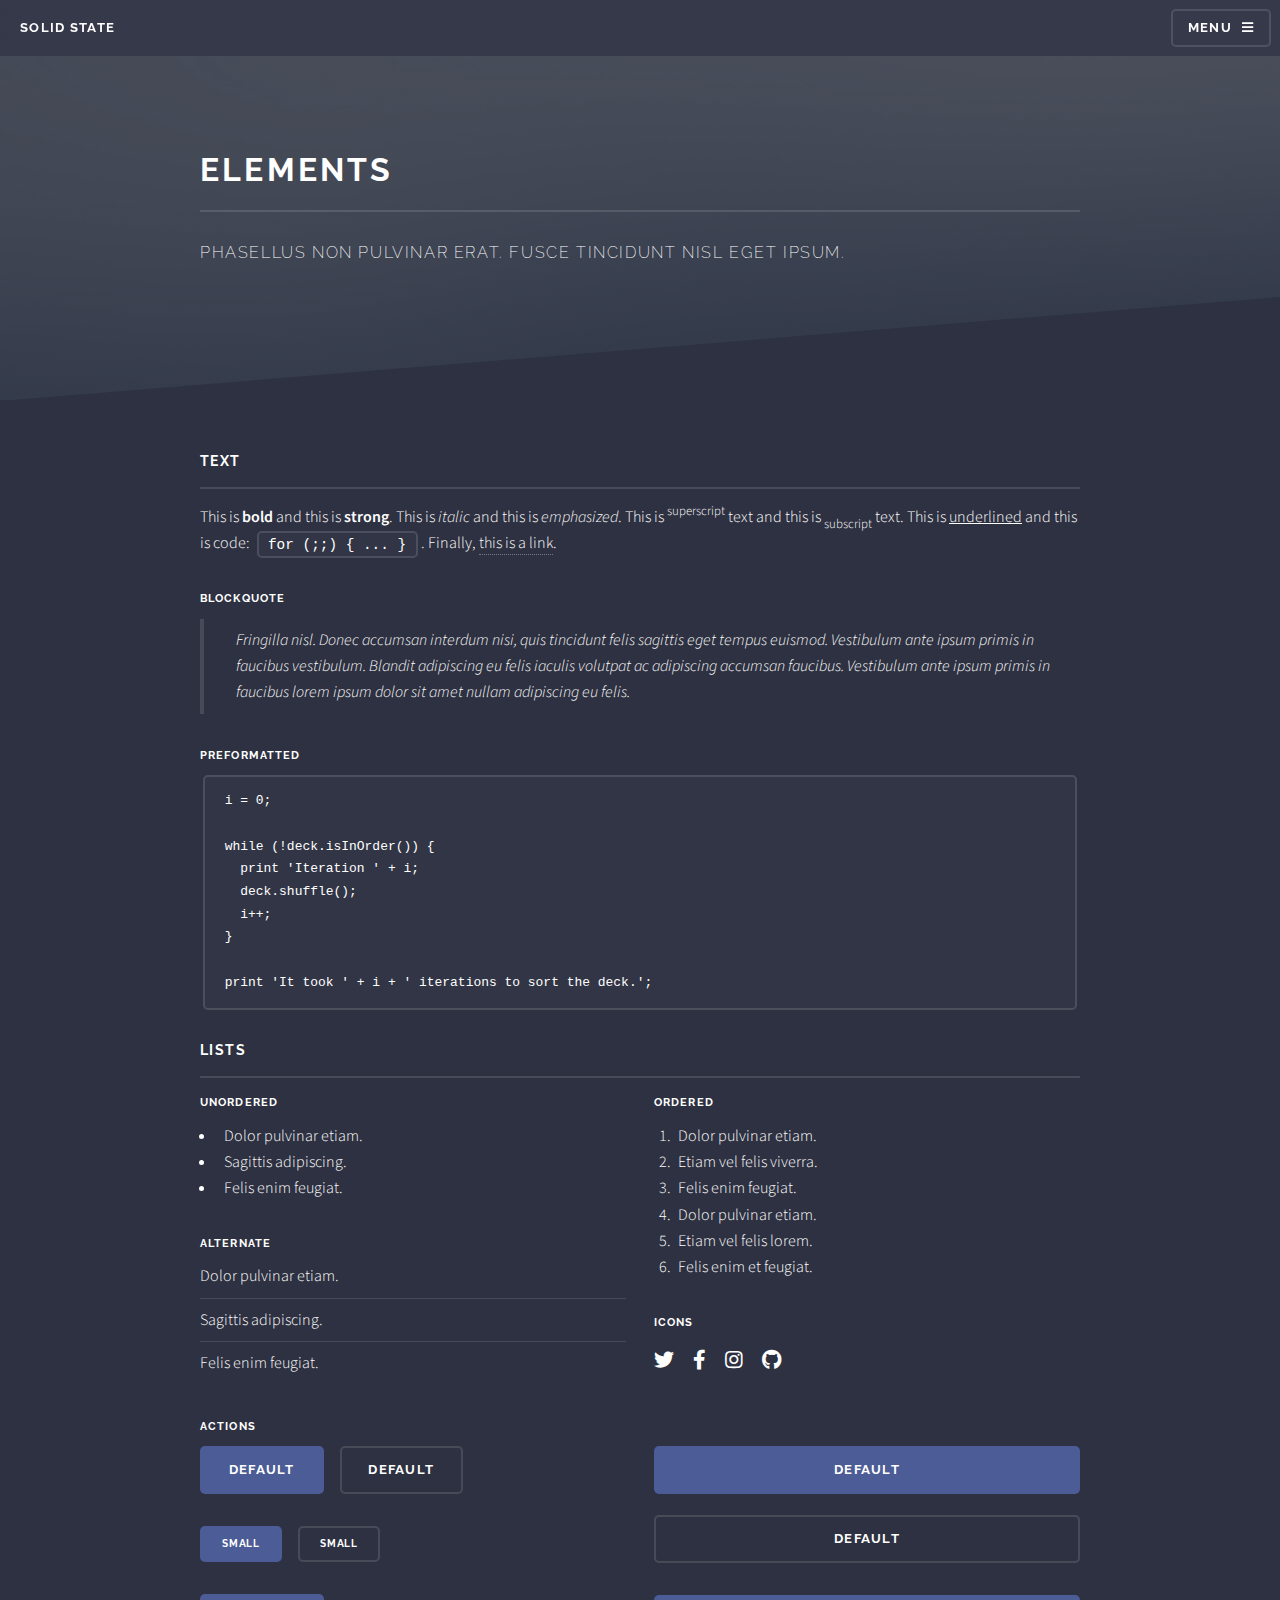
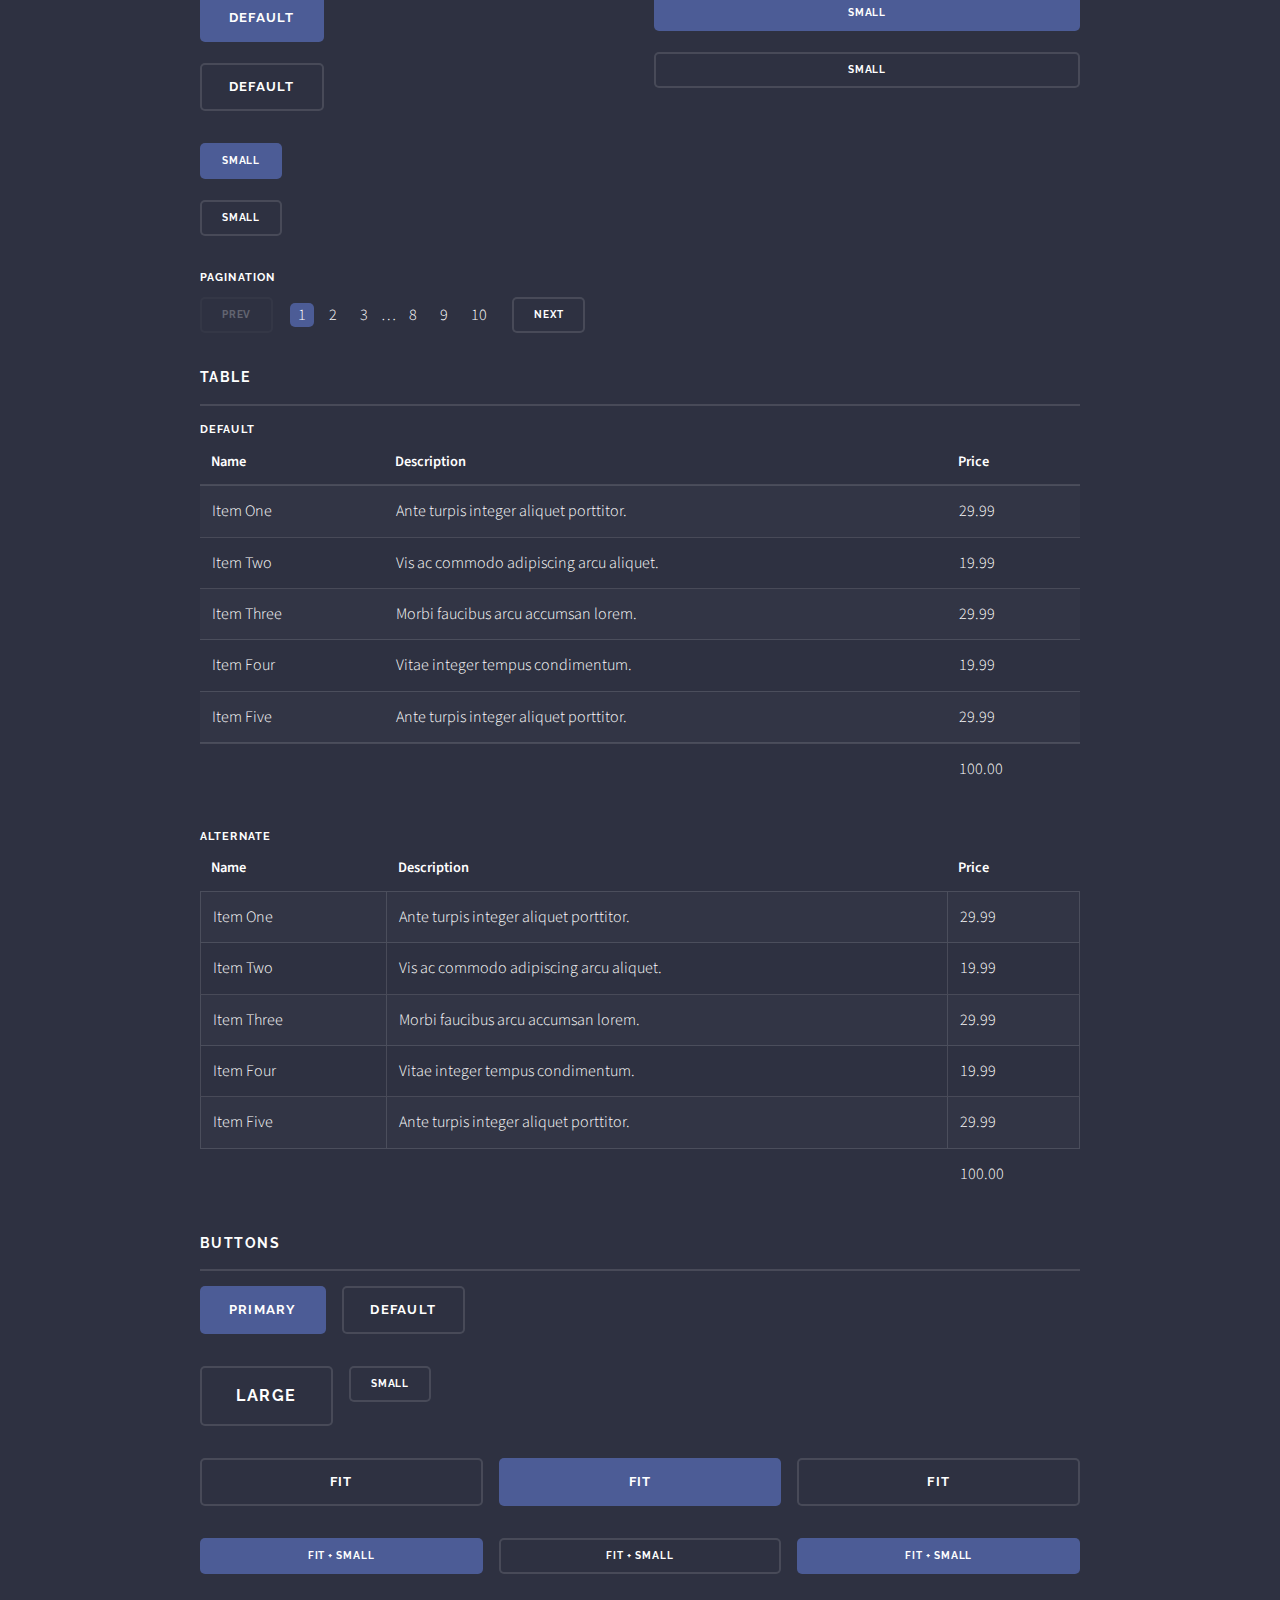
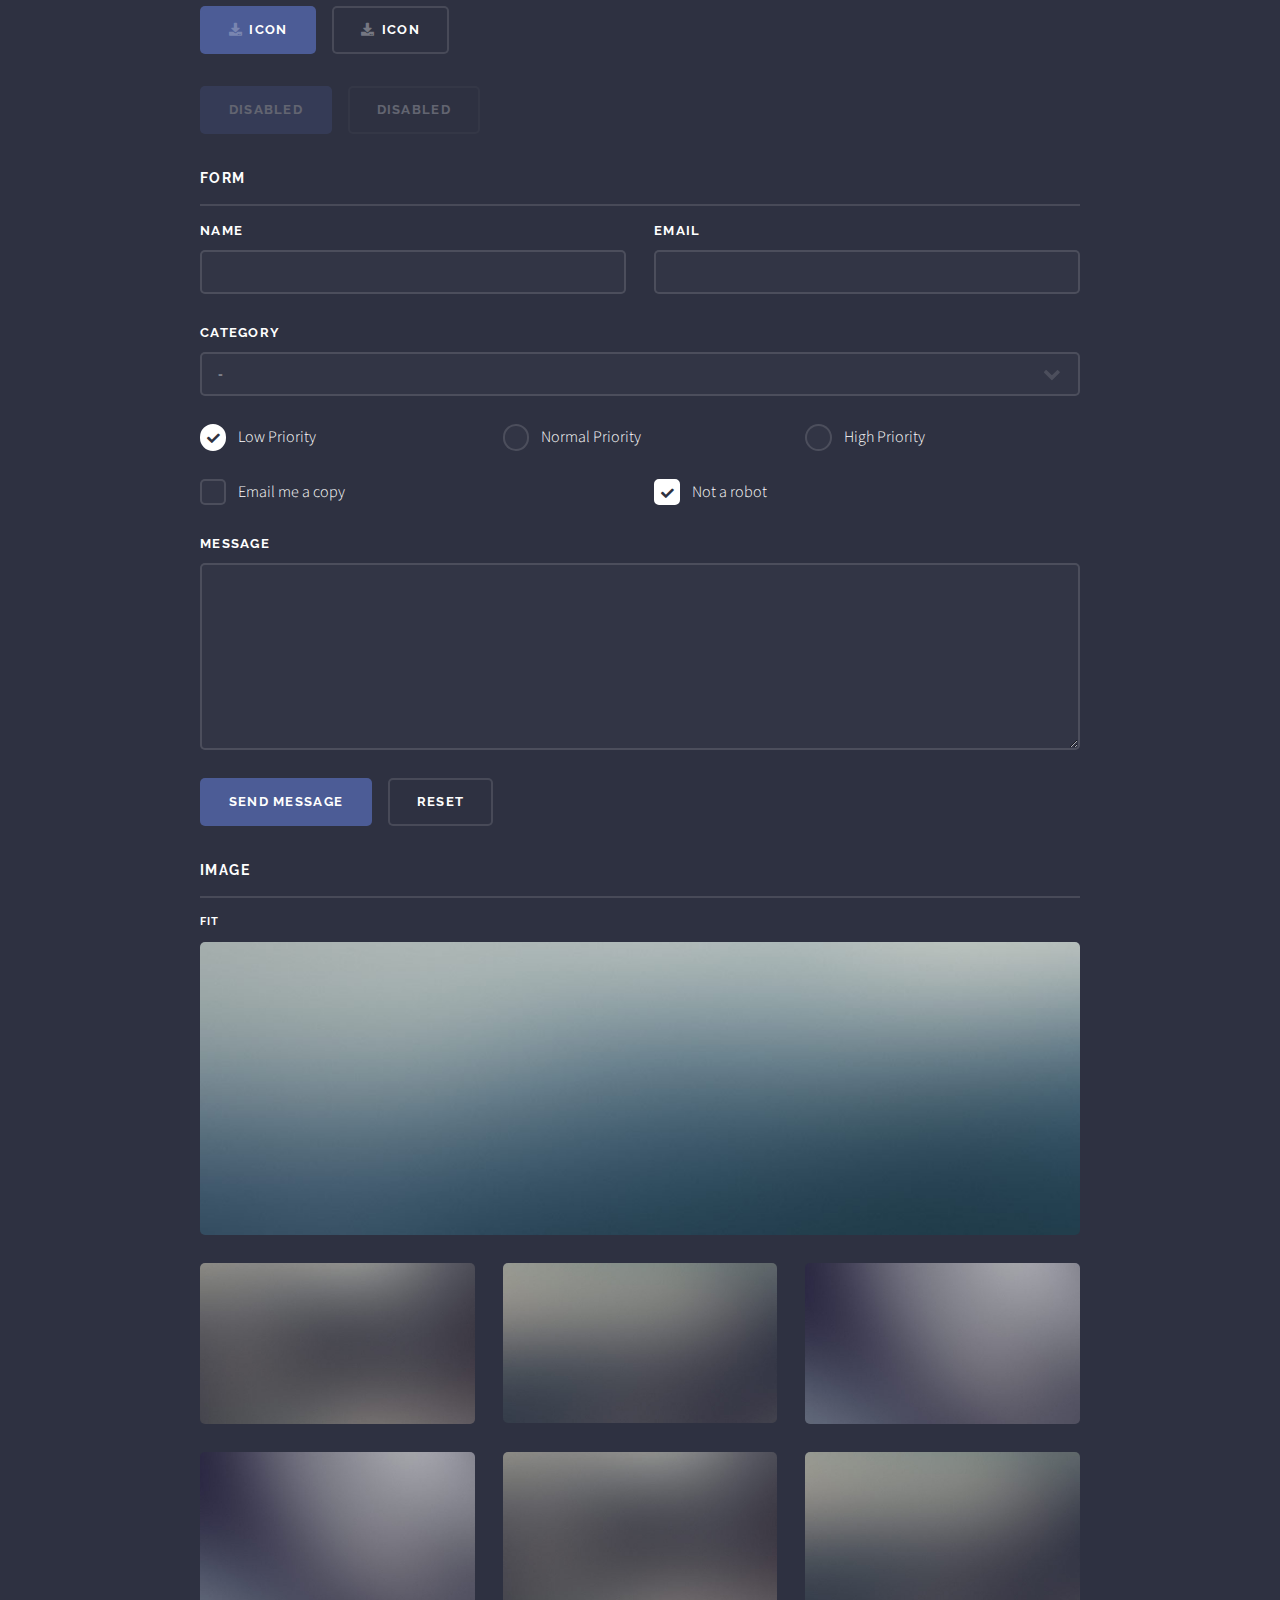
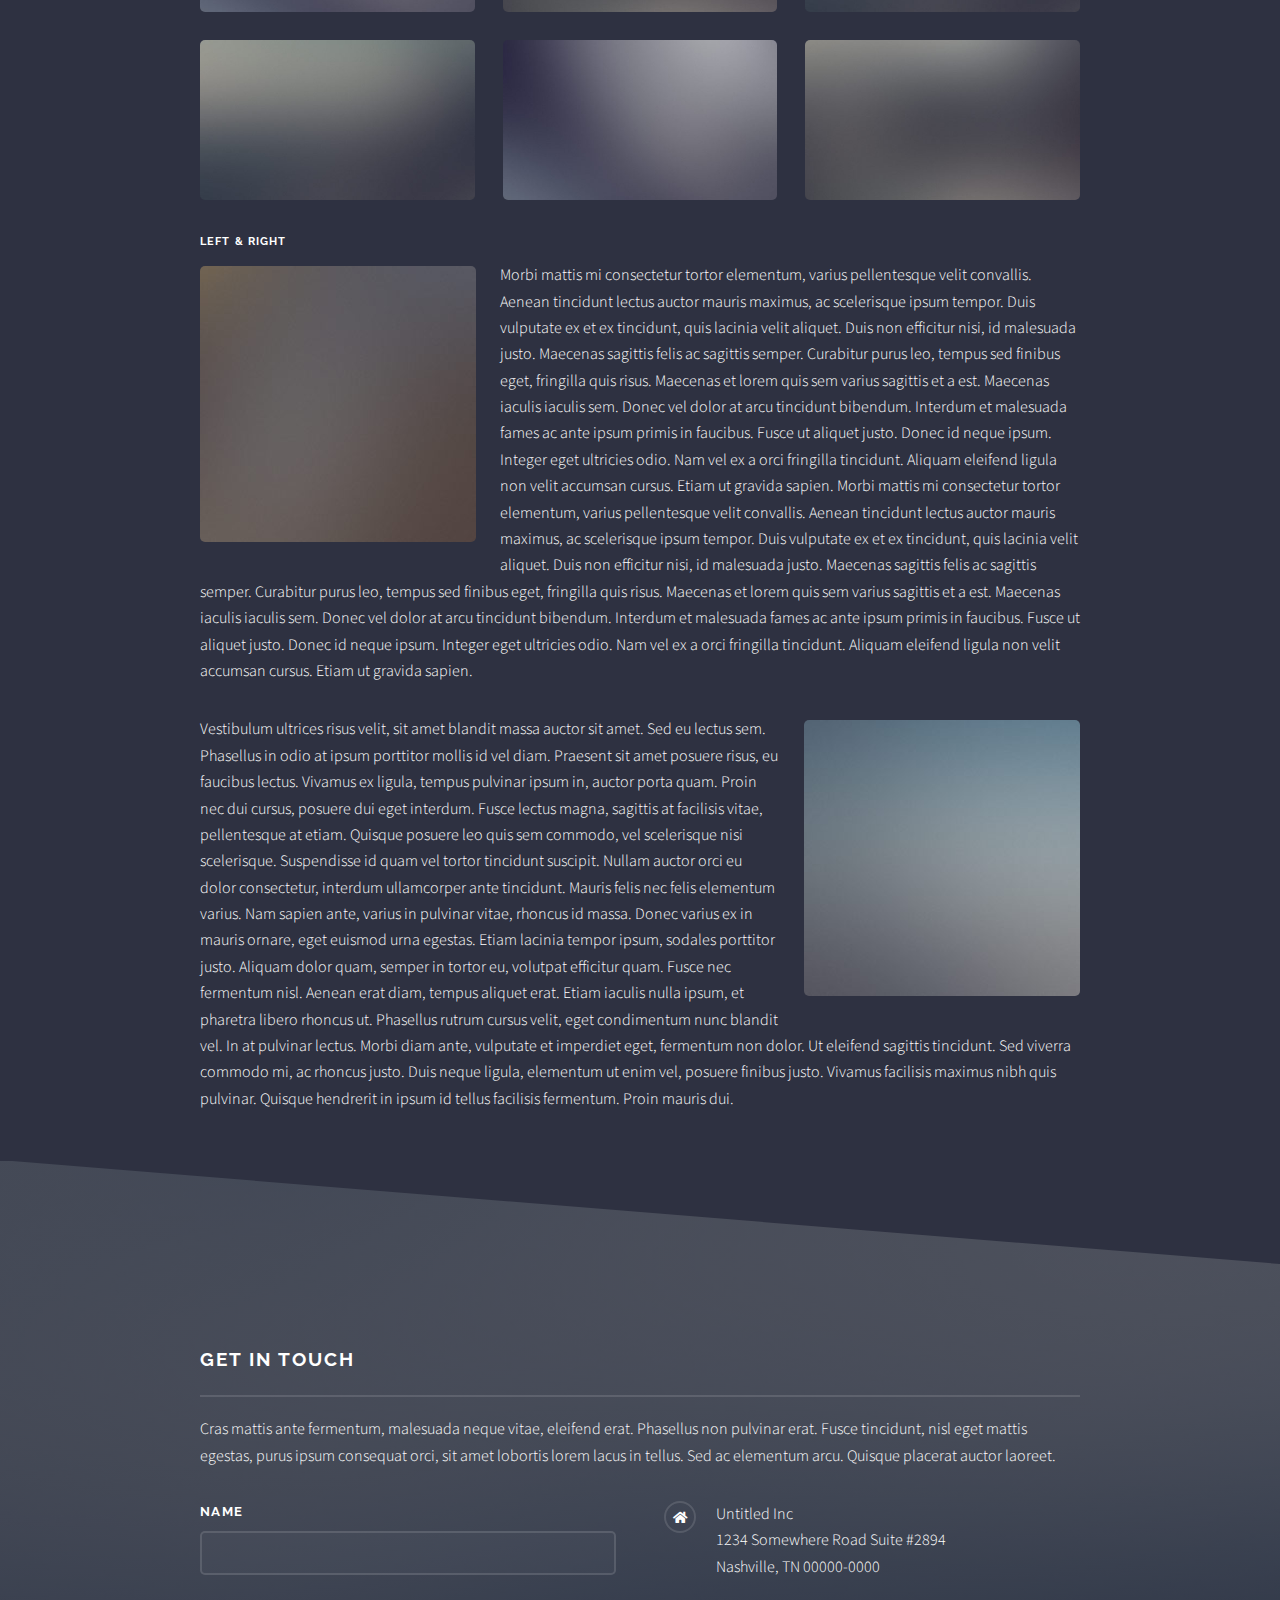
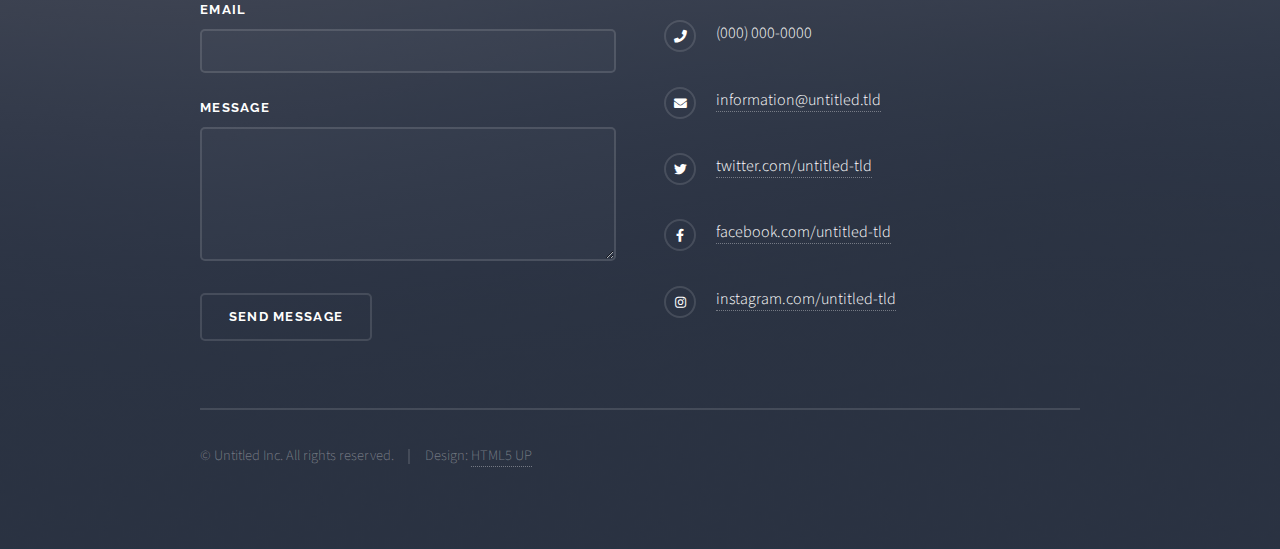
<file: elements.html>
<!DOCTYPE HTML>
<!--
	Solid State by HTML5 UP
	html5up.net | @ajlkn
	Free for personal and commercial use under the CCA 3.0 license (html5up.net/license)
-->
<html>
	<head>
		<title>Elements - Solid State by HTML5 UP</title>
		<meta charset="utf-8" />
		<meta name="viewport" content="width=device-width, initial-scale=1, user-scalable=no" />
		<link rel="stylesheet" href="assets/css/main.css" />
		<noscript><link rel="stylesheet" href="assets/css/noscript.css" /></noscript>
	</head>
	<body class="is-preload">

		<!-- Page Wrapper -->
			<div id="page-wrapper">

				<!-- Header -->
					<header id="header">
						<h1><a href="index.html">Solid State</a></h1>
						<nav>
							<a href="#menu">Menu</a>
						</nav>
					</header>

				<!-- Menu -->
					<nav id="menu">
						<div class="inner">
							<h2>Menu</h2>
							<ul class="links">
								<li><a href="index.html">Home</a></li>
								<li><a href="generic.html">Generic</a></li>
								<li><a href="elements.html">Elements</a></li>
								<li><a href="#">Log In</a></li>
								<li><a href="#">Sign Up</a></li>
							</ul>
							<a href="#" class="close">Close</a>
						</div>
					</nav>

				<!-- Wrapper -->
					<section id="wrapper">
						<header>
							<div class="inner">
								<h2>Elements</h2>
								<p>Phasellus non pulvinar erat. Fusce tincidunt nisl eget ipsum.</p>
							</div>
						</header>

						<!-- Content -->
							<div class="wrapper">
								<div class="inner">

									<section>
										<h3 class="major">Text</h3>
										<p>This is <b>bold</b> and this is <strong>strong</strong>. This is <i>italic</i> and this is <em>emphasized</em>.
										This is <sup>superscript</sup> text and this is <sub>subscript</sub> text.
										This is <u>underlined</u> and this is code: <code>for (;;) { ... }</code>. Finally, <a href="#">this is a link</a>.</p>
										<h4>Blockquote</h4>
										<blockquote>Fringilla nisl. Donec accumsan interdum nisi, quis tincidunt felis sagittis eget tempus euismod. Vestibulum ante ipsum primis in faucibus vestibulum. Blandit adipiscing eu felis iaculis volutpat ac adipiscing accumsan faucibus. Vestibulum ante ipsum primis in faucibus lorem ipsum dolor sit amet nullam adipiscing eu felis.</blockquote>
										<h4>Preformatted</h4>
										<pre><code>i = 0;

while (!deck.isInOrder()) {
  print 'Iteration ' + i;
  deck.shuffle();
  i++;
}

print 'It took ' + i + ' iterations to sort the deck.';</code></pre>
									</section>

									<section>
										<h3 class="major">Lists</h3>
										<div class="row">
											<div class="col-6 col-12-medium">
												<h4>Unordered</h4>
												<ul>
													<li>Dolor pulvinar etiam.</li>
													<li>Sagittis adipiscing.</li>
													<li>Felis enim feugiat.</li>
												</ul>
												<h4>Alternate</h4>
												<ul class="alt">
													<li>Dolor pulvinar etiam.</li>
													<li>Sagittis adipiscing.</li>
													<li>Felis enim feugiat.</li>
												</ul>
											</div>
											<div class="col-6 col-12-medium">
												<h4>Ordered</h4>
												<ol>
													<li>Dolor pulvinar etiam.</li>
													<li>Etiam vel felis viverra.</li>
													<li>Felis enim feugiat.</li>
													<li>Dolor pulvinar etiam.</li>
													<li>Etiam vel felis lorem.</li>
													<li>Felis enim et feugiat.</li>
												</ol>
												<h4>Icons</h4>
												<ul class="icons">
													<li><a href="#" class="icon brands fa-twitter"><span class="label">Twitter</span></a></li>
													<li><a href="#" class="icon brands fa-facebook-f"><span class="label">Facebook</span></a></li>
													<li><a href="#" class="icon brands fa-instagram"><span class="label">Instagram</span></a></li>
													<li><a href="#" class="icon brands fa-github"><span class="label">Github</span></a></li>
												</ul>
											</div>
										</div>
										<h4>Actions</h4>
										<div class="row">
											<div class="col-6 col-12-medium">
												<ul class="actions">
													<li><a href="#" class="button primary">Default</a></li>
													<li><a href="#" class="button">Default</a></li>
												</ul>
												<ul class="actions small">
													<li><a href="#" class="button primary small">Small</a></li>
													<li><a href="#" class="button small">Small</a></li>
												</ul>
												<ul class="actions stacked">
													<li><a href="#" class="button primary">Default</a></li>
													<li><a href="#" class="button">Default</a></li>
												</ul>
												<ul class="actions stacked small">
													<li><a href="#" class="button primary small">Small</a></li>
													<li><a href="#" class="button small">Small</a></li>
												</ul>
											</div>
											<div class="col-6 col-12-medium">
												<ul class="actions stacked">
													<li><a href="#" class="button primary fit">Default</a></li>
													<li><a href="#" class="button fit">Default</a></li>
												</ul>
												<ul class="actions stacked small">
													<li><a href="#" class="button primary small fit">Small</a></li>
													<li><a href="#" class="button small fit">Small</a></li>
												</ul>
											</div>
										</div>
										<h4>Pagination</h4>
										<ul class="pagination">
											<li><span class="button small disabled">Prev</span></li>
											<li><a href="#" class="page active">1</a></li>
											<li><a href="#" class="page">2</a></li>
											<li><a href="#" class="page">3</a></li>
											<li><span>&hellip;</span></li>
											<li><a href="#" class="page">8</a></li>
											<li><a href="#" class="page">9</a></li>
											<li><a href="#" class="page">10</a></li>
											<li><a href="#" class="button small">Next</a></li>
										</ul>
									</section>

									<section>
										<h3 class="major">Table</h3>
										<h4>Default</h4>
										<div class="table-wrapper">
											<table>
												<thead>
													<tr>
														<th>Name</th>
														<th>Description</th>
														<th>Price</th>
													</tr>
												</thead>
												<tbody>
													<tr>
														<td>Item One</td>
														<td>Ante turpis integer aliquet porttitor.</td>
														<td>29.99</td>
													</tr>
													<tr>
														<td>Item Two</td>
														<td>Vis ac commodo adipiscing arcu aliquet.</td>
														<td>19.99</td>
													</tr>
													<tr>
														<td>Item Three</td>
														<td> Morbi faucibus arcu accumsan lorem.</td>
														<td>29.99</td>
													</tr>
													<tr>
														<td>Item Four</td>
														<td>Vitae integer tempus condimentum.</td>
														<td>19.99</td>
													</tr>
													<tr>
														<td>Item Five</td>
														<td>Ante turpis integer aliquet porttitor.</td>
														<td>29.99</td>
													</tr>
												</tbody>
												<tfoot>
													<tr>
														<td colspan="2"></td>
														<td>100.00</td>
													</tr>
												</tfoot>
											</table>
										</div>

										<h4>Alternate</h4>
										<div class="table-wrapper">
											<table class="alt">
												<thead>
													<tr>
														<th>Name</th>
														<th>Description</th>
														<th>Price</th>
													</tr>
												</thead>
												<tbody>
													<tr>
														<td>Item One</td>
														<td>Ante turpis integer aliquet porttitor.</td>
														<td>29.99</td>
													</tr>
													<tr>
														<td>Item Two</td>
														<td>Vis ac commodo adipiscing arcu aliquet.</td>
														<td>19.99</td>
													</tr>
													<tr>
														<td>Item Three</td>
														<td> Morbi faucibus arcu accumsan lorem.</td>
														<td>29.99</td>
													</tr>
													<tr>
														<td>Item Four</td>
														<td>Vitae integer tempus condimentum.</td>
														<td>19.99</td>
													</tr>
													<tr>
														<td>Item Five</td>
														<td>Ante turpis integer aliquet porttitor.</td>
														<td>29.99</td>
													</tr>
												</tbody>
												<tfoot>
													<tr>
														<td colspan="2"></td>
														<td>100.00</td>
													</tr>
												</tfoot>
											</table>
										</div>
									</section>

									<section>
										<h3 class="major">Buttons</h3>
										<ul class="actions">
											<li><a href="#" class="button primary">Primary</a></li>
											<li><a href="#" class="button">Default</a></li>
										</ul>
										<ul class="actions">
											<li><a href="#" class="button large">Large</a></li>
											<li><a href="#" class="button small">Small</a></li>
										</ul>
										<ul class="actions fit">
											<li><a href="#" class="button fit">Fit</a></li>
											<li><a href="#" class="button primary fit">Fit</a></li>
											<li><a href="#" class="button fit">Fit</a></li>
										</ul>
										<ul class="actions fit small">
											<li><a href="#" class="button primary fit small">Fit + Small</a></li>
											<li><a href="#" class="button fit small">Fit + Small</a></li>
											<li><a href="#" class="button primary fit small">Fit + Small</a></li>
										</ul>
										<ul class="actions">
											<li><a href="#" class="button primary icon solid fa-download">Icon</a></li>
											<li><a href="#" class="button icon solid fa-download">Icon</a></li>
										</ul>
										<ul class="actions">
											<li><span class="button primary disabled">Disabled</span></li>
											<li><span class="button disabled">Disabled</span></li>
										</ul>
									</section>

									<section>
										<h3 class="major">Form</h3>
										<form method="post" action="#">
											<div class="row gtr-uniform">
												<div class="col-6 col-12-xsmall">
													<label for="demo-name">Name</label>
													<input type="text" name="demo-name" id="demo-name" value="" />
												</div>
												<div class="col-6 col-12-xsmall">
													<label for="demo-email">Email</label>
													<input type="email" name="demo-email" id="demo-email" value="" />
												</div>
												<div class="col-12">
													<label for="demo-category">Category</label>
													<select name="demo-category" id="demo-category">
														<option value="">-</option>
														<option value="1">Manufacturing</option>
														<option value="1">Shipping</option>
														<option value="1">Administration</option>
														<option value="1">Human Resources</option>
													</select>
												</div>
												<div class="col-4 col-12-small">
													<input type="radio" id="demo-priority-low" name="demo-priority" checked>
													<label for="demo-priority-low">Low Priority</label>
												</div>
												<div class="col-4 col-12-small">
													<input type="radio" id="demo-priority-normal" name="demo-priority">
													<label for="demo-priority-normal">Normal Priority</label>
												</div>
												<div class="col-4 col-12-small">
													<input type="radio" id="demo-priority-high" name="demo-priority">
													<label for="demo-priority-high">High Priority</label>
												</div>
												<div class="col-6 col-12-small">
													<input type="checkbox" id="demo-copy" name="demo-copy">
													<label for="demo-copy">Email me a copy</label>
												</div>
												<div class="col-6 col-12-small">
													<input type="checkbox" id="demo-human" name="demo-human" checked>
													<label for="demo-human">Not a robot</label>
												</div>
												<div class="col-12">
													<label for="demo-message">Message</label>
													<textarea name="demo-message" id="demo-message" rows="6"></textarea>
												</div>
												<div class="col-12">
													<ul class="actions">
														<li><input type="submit" value="Send Message" class="primary" /></li>
														<li><input type="reset" value="Reset" /></li>
													</ul>
												</div>
											</div>
										</form>
									</section>

									<section>
										<h3 class="major">Image</h3>
										<h4>Fit</h4>
										<div class="box alt">
											<div class="row gtr-uniform">
												<div class="col-12"><span class="image fit"><img src="images/pic08.jpg" alt="" /></span></div>
												<div class="col-4"><span class="image fit"><img src="images/pic05.jpg" alt="" /></span></div>
												<div class="col-4"><span class="image fit"><img src="images/pic06.jpg" alt="" /></span></div>
												<div class="col-4"><span class="image fit"><img src="images/pic07.jpg" alt="" /></span></div>
												<div class="col-4"><span class="image fit"><img src="images/pic07.jpg" alt="" /></span></div>
												<div class="col-4"><span class="image fit"><img src="images/pic05.jpg" alt="" /></span></div>
												<div class="col-4"><span class="image fit"><img src="images/pic06.jpg" alt="" /></span></div>
												<div class="col-4"><span class="image fit"><img src="images/pic06.jpg" alt="" /></span></div>
												<div class="col-4"><span class="image fit"><img src="images/pic07.jpg" alt="" /></span></div>
												<div class="col-4"><span class="image fit"><img src="images/pic05.jpg" alt="" /></span></div>
											</div>
										</div>
										<h4>Left &amp; Right</h4>
										<p><span class="image left"><img src="images/pic01.jpg" alt="" /></span>Morbi mattis mi consectetur tortor elementum, varius pellentesque velit convallis. Aenean tincidunt lectus auctor mauris maximus, ac scelerisque ipsum tempor. Duis vulputate ex et ex tincidunt, quis lacinia velit aliquet. Duis non efficitur nisi, id malesuada justo. Maecenas sagittis felis ac sagittis semper. Curabitur purus leo, tempus sed finibus eget, fringilla quis risus. Maecenas et lorem quis sem varius sagittis et a est. Maecenas iaculis iaculis sem. Donec vel dolor at arcu tincidunt bibendum. Interdum et malesuada fames ac ante ipsum primis in faucibus. Fusce ut aliquet justo. Donec id neque ipsum. Integer eget ultricies odio. Nam vel ex a orci fringilla tincidunt. Aliquam eleifend ligula non velit accumsan cursus. Etiam ut gravida sapien. Morbi mattis mi consectetur tortor elementum, varius pellentesque velit convallis. Aenean tincidunt lectus auctor mauris maximus, ac scelerisque ipsum tempor. Duis vulputate ex et ex tincidunt, quis lacinia velit aliquet. Duis non efficitur nisi, id malesuada justo. Maecenas sagittis felis ac sagittis semper. Curabitur purus leo, tempus sed finibus eget, fringilla quis risus. Maecenas et lorem quis sem varius sagittis et a est. Maecenas iaculis iaculis sem. Donec vel dolor at arcu tincidunt bibendum. Interdum et malesuada fames ac ante ipsum primis in faucibus. Fusce ut aliquet justo. Donec id neque ipsum. Integer eget ultricies odio. Nam vel ex a orci fringilla tincidunt. Aliquam eleifend ligula non velit accumsan cursus. Etiam ut gravida sapien.</p>
										<p><span class="image right"><img src="images/pic02.jpg" alt="" /></span>Vestibulum ultrices risus velit, sit amet blandit massa auctor sit amet. Sed eu lectus sem. Phasellus in odio at ipsum porttitor mollis id vel diam. Praesent sit amet posuere risus, eu faucibus lectus. Vivamus ex ligula, tempus pulvinar ipsum in, auctor porta quam. Proin nec dui cursus, posuere dui eget interdum. Fusce lectus magna, sagittis at facilisis vitae, pellentesque at etiam. Quisque posuere leo quis sem commodo, vel scelerisque nisi scelerisque. Suspendisse id quam vel tortor tincidunt suscipit. Nullam auctor orci eu dolor consectetur, interdum ullamcorper ante tincidunt. Mauris felis nec felis elementum varius. Nam sapien ante, varius in pulvinar vitae, rhoncus id massa. Donec varius ex in mauris ornare, eget euismod urna egestas. Etiam lacinia tempor ipsum, sodales porttitor justo. Aliquam dolor quam, semper in tortor eu, volutpat efficitur quam. Fusce nec fermentum nisl. Aenean erat diam, tempus aliquet erat. Etiam iaculis nulla ipsum, et pharetra libero rhoncus ut. Phasellus rutrum cursus velit, eget condimentum nunc blandit vel. In at pulvinar lectus. Morbi diam ante, vulputate et imperdiet eget, fermentum non dolor. Ut eleifend sagittis tincidunt. Sed viverra commodo mi, ac rhoncus justo. Duis neque ligula, elementum ut enim vel, posuere finibus justo. Vivamus facilisis maximus nibh quis pulvinar. Quisque hendrerit in ipsum id tellus facilisis fermentum. Proin mauris dui.</p>
									</section>

								</div>
							</div>

					</section>

				<!-- Footer -->
					<section id="footer">
						<div class="inner">
							<h2 class="major">Get in touch</h2>
							<p>Cras mattis ante fermentum, malesuada neque vitae, eleifend erat. Phasellus non pulvinar erat. Fusce tincidunt, nisl eget mattis egestas, purus ipsum consequat orci, sit amet lobortis lorem lacus in tellus. Sed ac elementum arcu. Quisque placerat auctor laoreet.</p>
							<form method="post" action="#">
								<div class="fields">
									<div class="field">
										<label for="name">Name</label>
										<input type="text" name="name" id="name" />
									</div>
									<div class="field">
										<label for="email">Email</label>
										<input type="email" name="email" id="email" />
									</div>
									<div class="field">
										<label for="message">Message</label>
										<textarea name="message" id="message" rows="4"></textarea>
									</div>
								</div>
								<ul class="actions">
									<li><input type="submit" value="Send Message" /></li>
								</ul>
							</form>
							<ul class="contact">
								<li class="icon solid fa-home">
									Untitled Inc<br />
									1234 Somewhere Road Suite #2894<br />
									Nashville, TN 00000-0000
								</li>
								<li class="icon solid fa-phone">(000) 000-0000</li>
								<li class="icon solid fa-envelope"><a href="#">information@untitled.tld</a></li>
								<li class="icon brands fa-twitter"><a href="#">twitter.com/untitled-tld</a></li>
								<li class="icon brands fa-facebook-f"><a href="#">facebook.com/untitled-tld</a></li>
								<li class="icon brands fa-instagram"><a href="#">instagram.com/untitled-tld</a></li>
							</ul>
							<ul class="copyright">
								<li>&copy; Untitled Inc. All rights reserved.</li><li>Design: <a href="http://html5up.net">HTML5 UP</a></li>
							</ul>
						</div>
					</section>

			</div>

		<!-- Scripts -->
			<script src="assets/js/jquery.min.js"></script>
			<script src="assets/js/jquery.scrollex.min.js"></script>
			<script src="assets/js/browser.min.js"></script>
			<script src="assets/js/breakpoints.min.js"></script>
			<script src="assets/js/util.js"></script>
			<script src="assets/js/main.js"></script>

	</body>
</html>
</file>
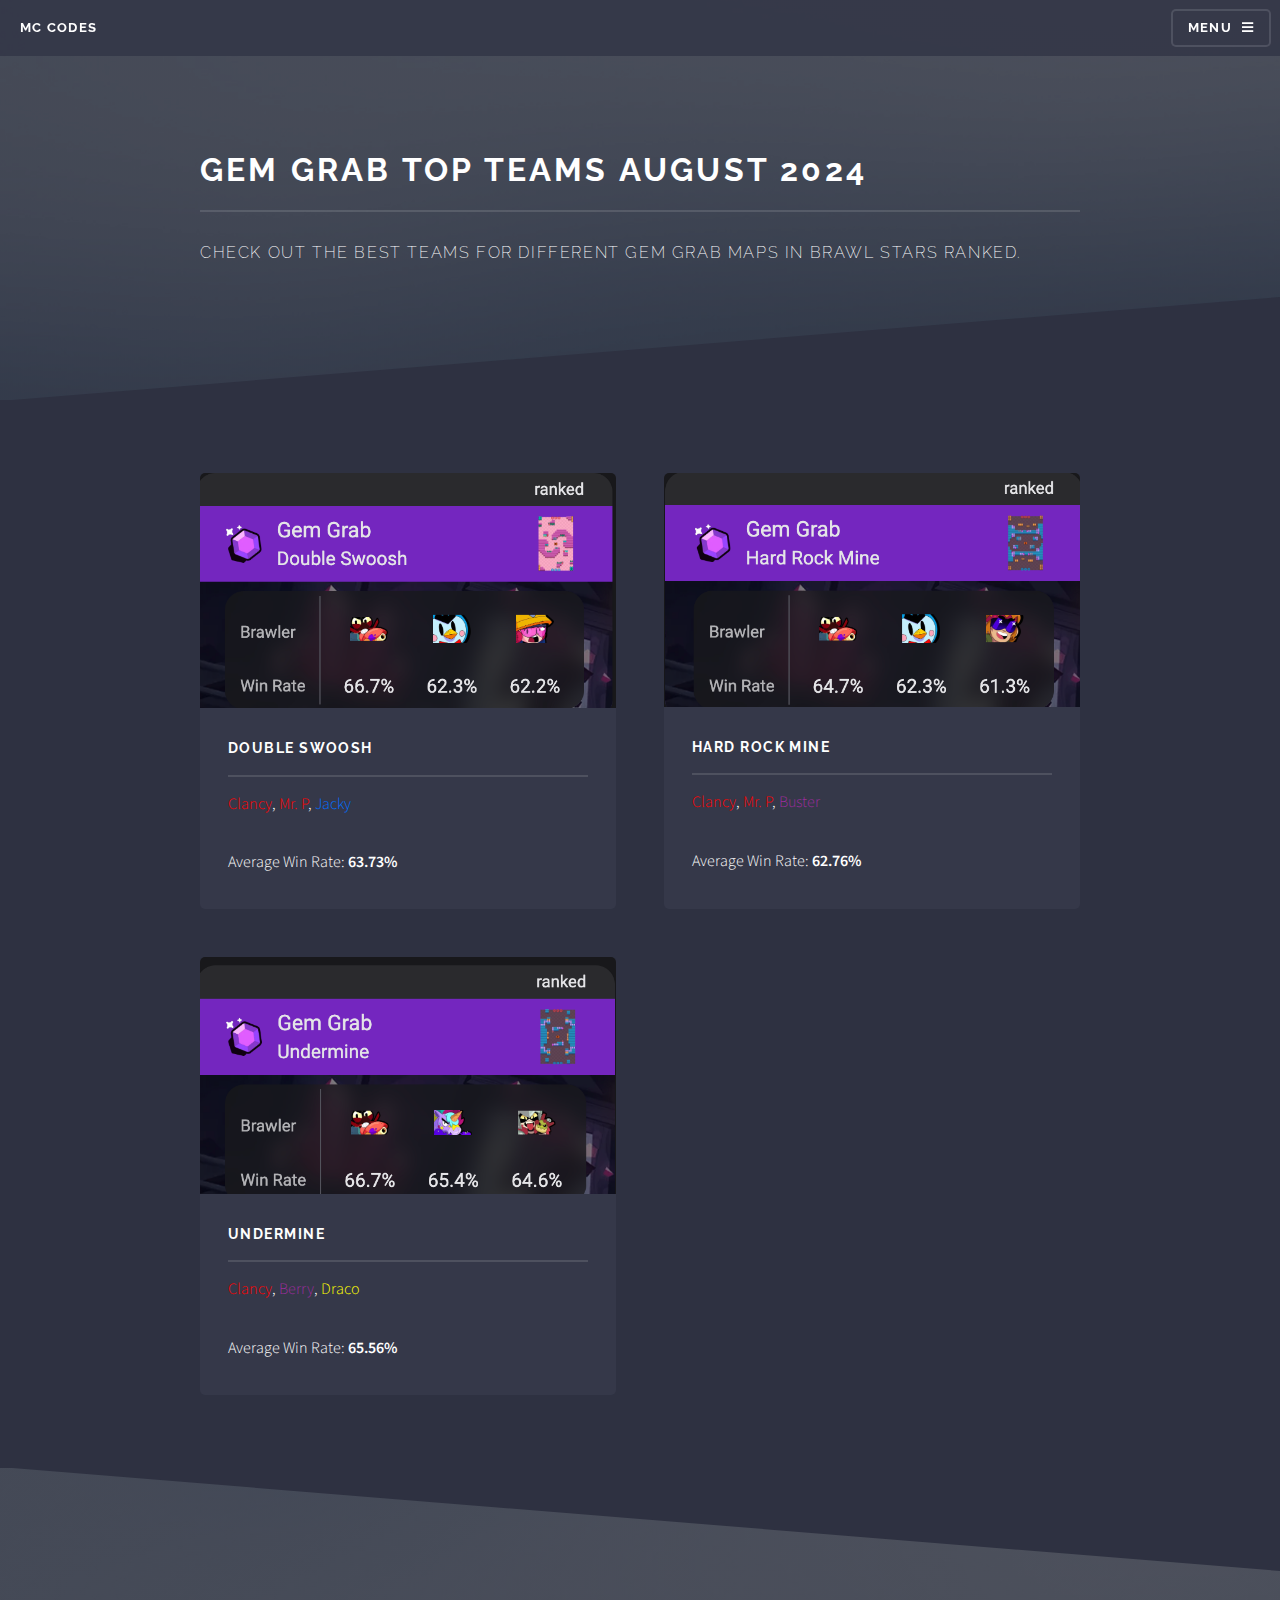
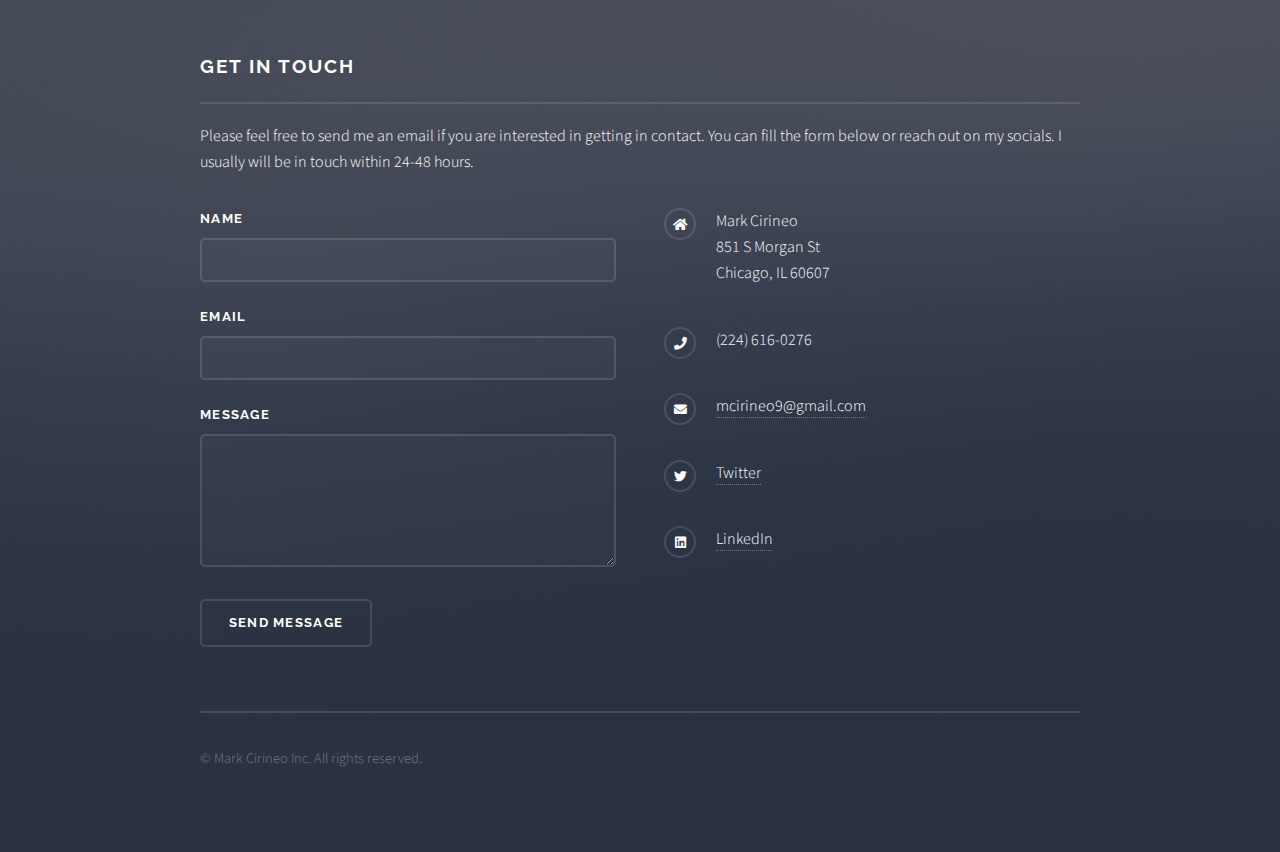
<file: gem_grab.html>
<!DOCTYPE HTML>
<!--
	Solid State by HTML5 UP
	html5up.net | @ajlkn
	Free for personal and commercial use under the CCA 3.0 license (html5up.net/license)
-->
<html>
	<head>
		<title>Brawl Stars Teams - MC Codes</title>
		<meta charset="utf-8" />
		<meta name="viewport" content="width=device-width, initial-scale=1, user-scalable=no" />
		<link rel="stylesheet" href="assets/css/main.css" />
		<noscript><link rel="stylesheet" href="assets/css/noscript.css" /></noscript>
	</head>
	<body class="is-preload">

		<!-- Page Wrapper -->
			<div id="page-wrapper">

				<!-- Header -->
					<header id="header">
						<h1><a href="index.html">MC Codes</a></h1>
						<nav>
							<a href="#menu">Menu</a>
						</nav>
					</header>

				<!-- Menu -->
					<nav id="menu">
						<div class="inner">
							<h2>Menu</h2>
							<ul class="links">
								<li><a href="index.html">Home</a></li>
								<li><a href="generic.html">Blog</a></li>
								<li><a href="resume.html">Resume</a></li>
								<li><a href="schedule.html">Schedule</a></li>
							</ul>
							<a href="#" class="close">Close</a>
						</div>
					</nav>

				<!-- Wrapper -->
					<section id="wrapper">
						<header>
							<div class="inner">
								<h2>Gem Grab Top Teams August 2024</h2>
								<p>Check out the best teams for different Gem Grab maps in Brawl Stars ranked.</p>
							</div>
						</header>

						<!-- Content -->
							<div class="wrapper">
								<div class="inner">

									<!-- Articles -->
									<section class="features">
										<article>
											<a href="#" class="image"><img src="images/double.png" alt="" /></a>
											<h3 class="major">Double Swoosh</h3>
											<p>
												<span style = "color: red;">Clancy</span>,
												<span style = "color: red;">Mr. P</span>,
												<span style = "color: rgb(0, 110, 255);">Jacky</span>
											</p>
                                            <p> Average Win Rate: <b>63.73%</b> </p>
										</article>
										
										<article>
											<a href="#" class="image"><img src="images/hardrock.png" alt="" /></a>
											<h3 class="major">Hard Rock Mine</h3>
												<p>
													<span style = "color: red;">Clancy</span>,
													<span style = "color: red;">Mr. P</span>,
													<span style = "color: rgb(155, 44, 155);">Buster</span>
												</p>
                                            <p>Average Win Rate: <b>62.76%</b></p>
						
										</article>
										<article>
											<a href="#" class="image"><img src="images/undermine.png" alt="" /></a>
											<h3 class="major">Undermine</h3>
												<p>
													<span style = "color: red;">Clancy</span>,
													<span style = "color: rgb(155, 44, 155);">Berry</span>,
													<span style = "color: yellow;">Draco</span>
												</p>
                                            <p>Average Win Rate: <b>65.56%</b></p>
										</article>
										
									
									
									</section>

								</div>
							</div>

					</section>

				<!-- Footer -->
				<section id="footer">
					<div class="inner">
						<h2 class="major">Get in touch</h2>
						<p>Please feel free to send me an email if you are interested in getting in contact. You can fill the form below or reach out on my socials. I usually will be in touch within 24-48 hours.</p>
						<form action="https://api.web3forms.com/submit" method="POST">
							<!-- Replace with your Access Key -->
							<input type="hidden" name="access_key" value="67d629e8-ddf0-4bbd-a455-33557e87aaec">

							<!-- Form Inputs. Each input must have a name="" attribute -->
							<div class="fields">
								<div class="field">
									<label for="name">Name</label>
									<input type="text" name="name" id="name" required />
								</div>
								<div class="field">
									<label for="email">Email</label>
									<input type="email" name="email" id="email" required />
								</div>
								<div class="field">
									<label for="message">Message</label>
									<textarea name="message" id="message" rows="4" required></textarea>
								</div>
							</div>

							<!-- Honeypot Spam Protection -->
							<input type="checkbox" name="botcheck" class="hidden" style="display: none;">

							<!-- Custom Confirmation / Success Page -->
							<input type="hidden" name="redirect" value="thank_you.html">

							<ul class="actions">
								<li><button type="submit">Send Message</button></li>
							</ul>
						</form>

						<ul class="contact">
							<li class="icon solid fa-home">
								Mark Cirineo<br />
								851 S Morgan St<br />
								Chicago, IL 60607
							</li>
							<li class="icon solid fa-phone">(224) 616-0276</li>
							<li class="icon solid fa-envelope"><a href="mailto:mcirineo9@gmail.com">mcirineo9@gmail.com</a></li>
							<li class="icon brands fa-twitter"><a href="https://twitter.com/mcirineo9">Twitter</a></li>
							<li class="icon brands fa-linkedin"><a href="https://www.linkedin.com/in/mark-cirineo-65248b175">LinkedIn</a></li>
						</ul>
						<ul class="copyright">
							<li>&copy; Mark Cirineo Inc. All rights reserved.</li>
						</ul>
					</div>
				</section>

			</div>
		<!-- Scripts -->
			<script src="assets/js/jquery.min.js"></script>
			<script src="assets/js/jquery.scrollex.min.js"></script>
			<script src="assets/js/browser.min.js"></script>
			<script src="assets/js/breakpoints.min.js"></script>
			<script src="assets/js/util.js"></script>
			<script src="assets/js/main.js"></script>

	</body>
</html>
</file>
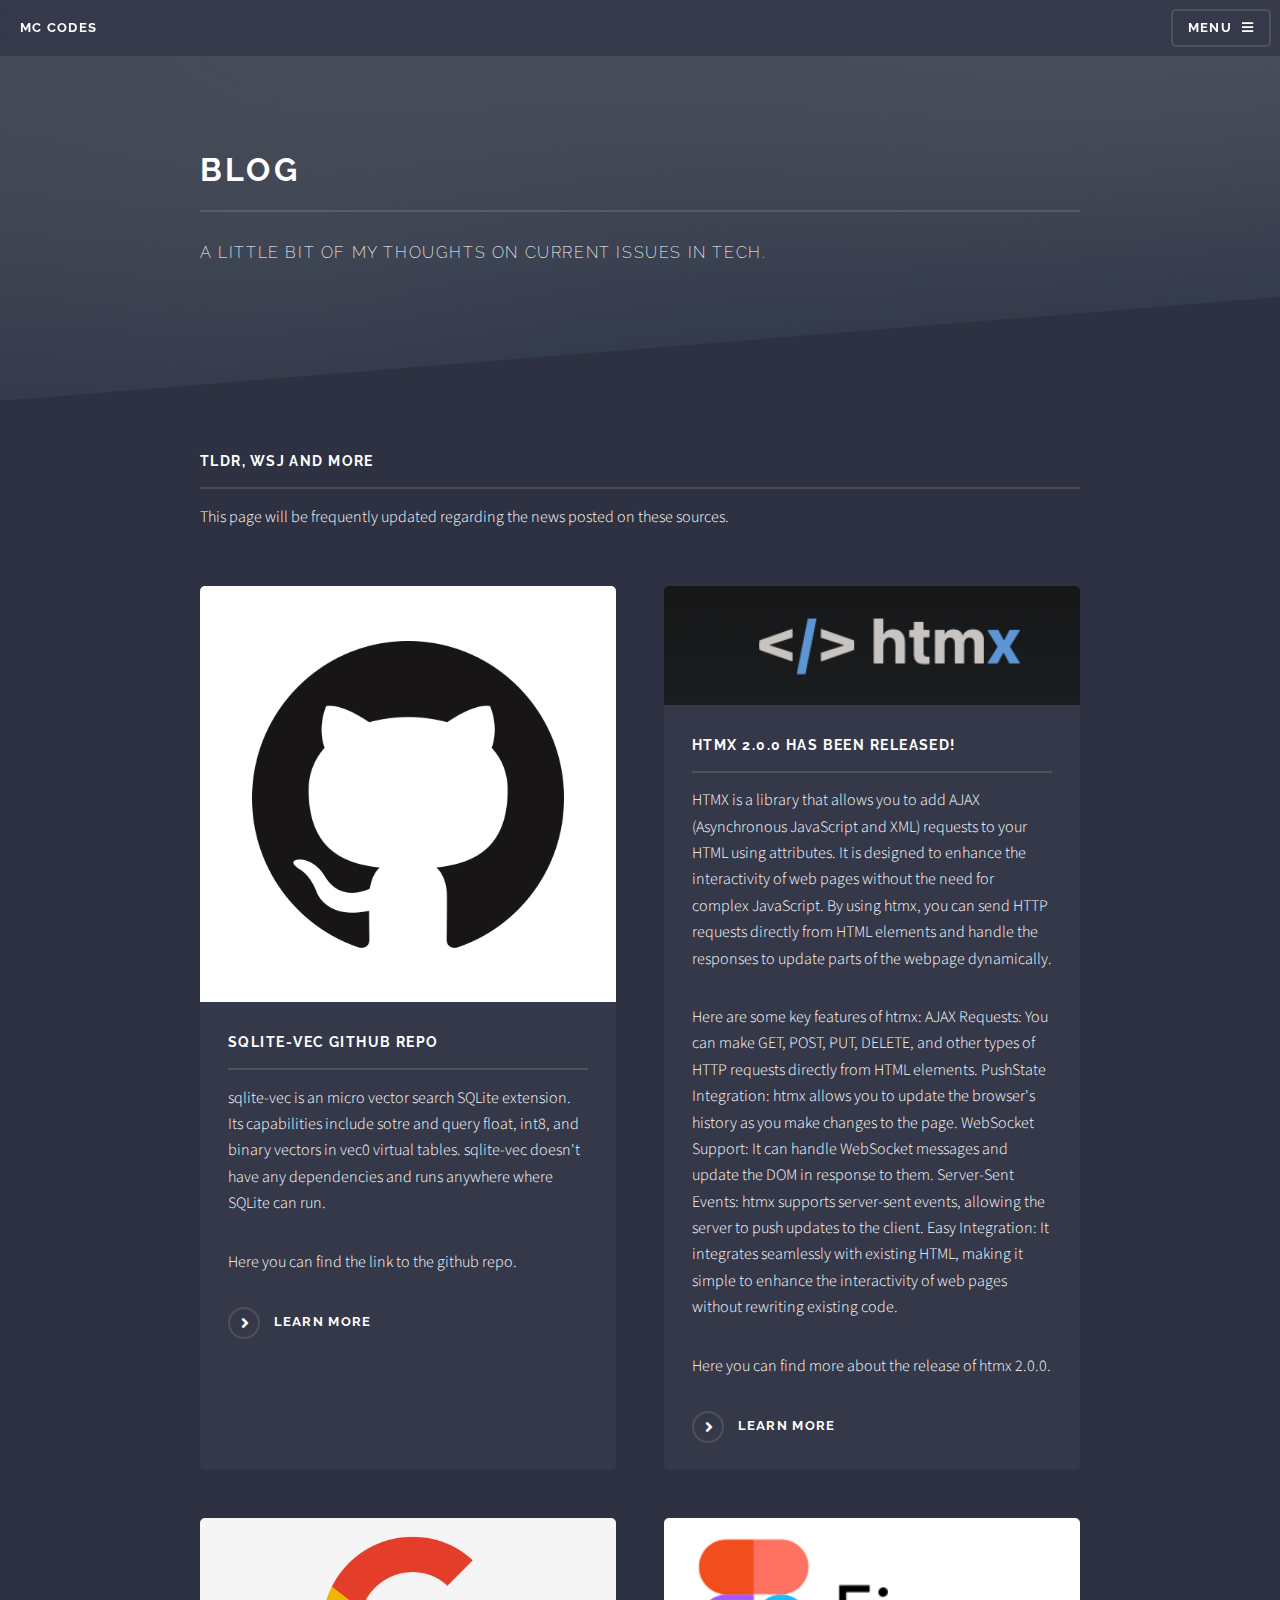
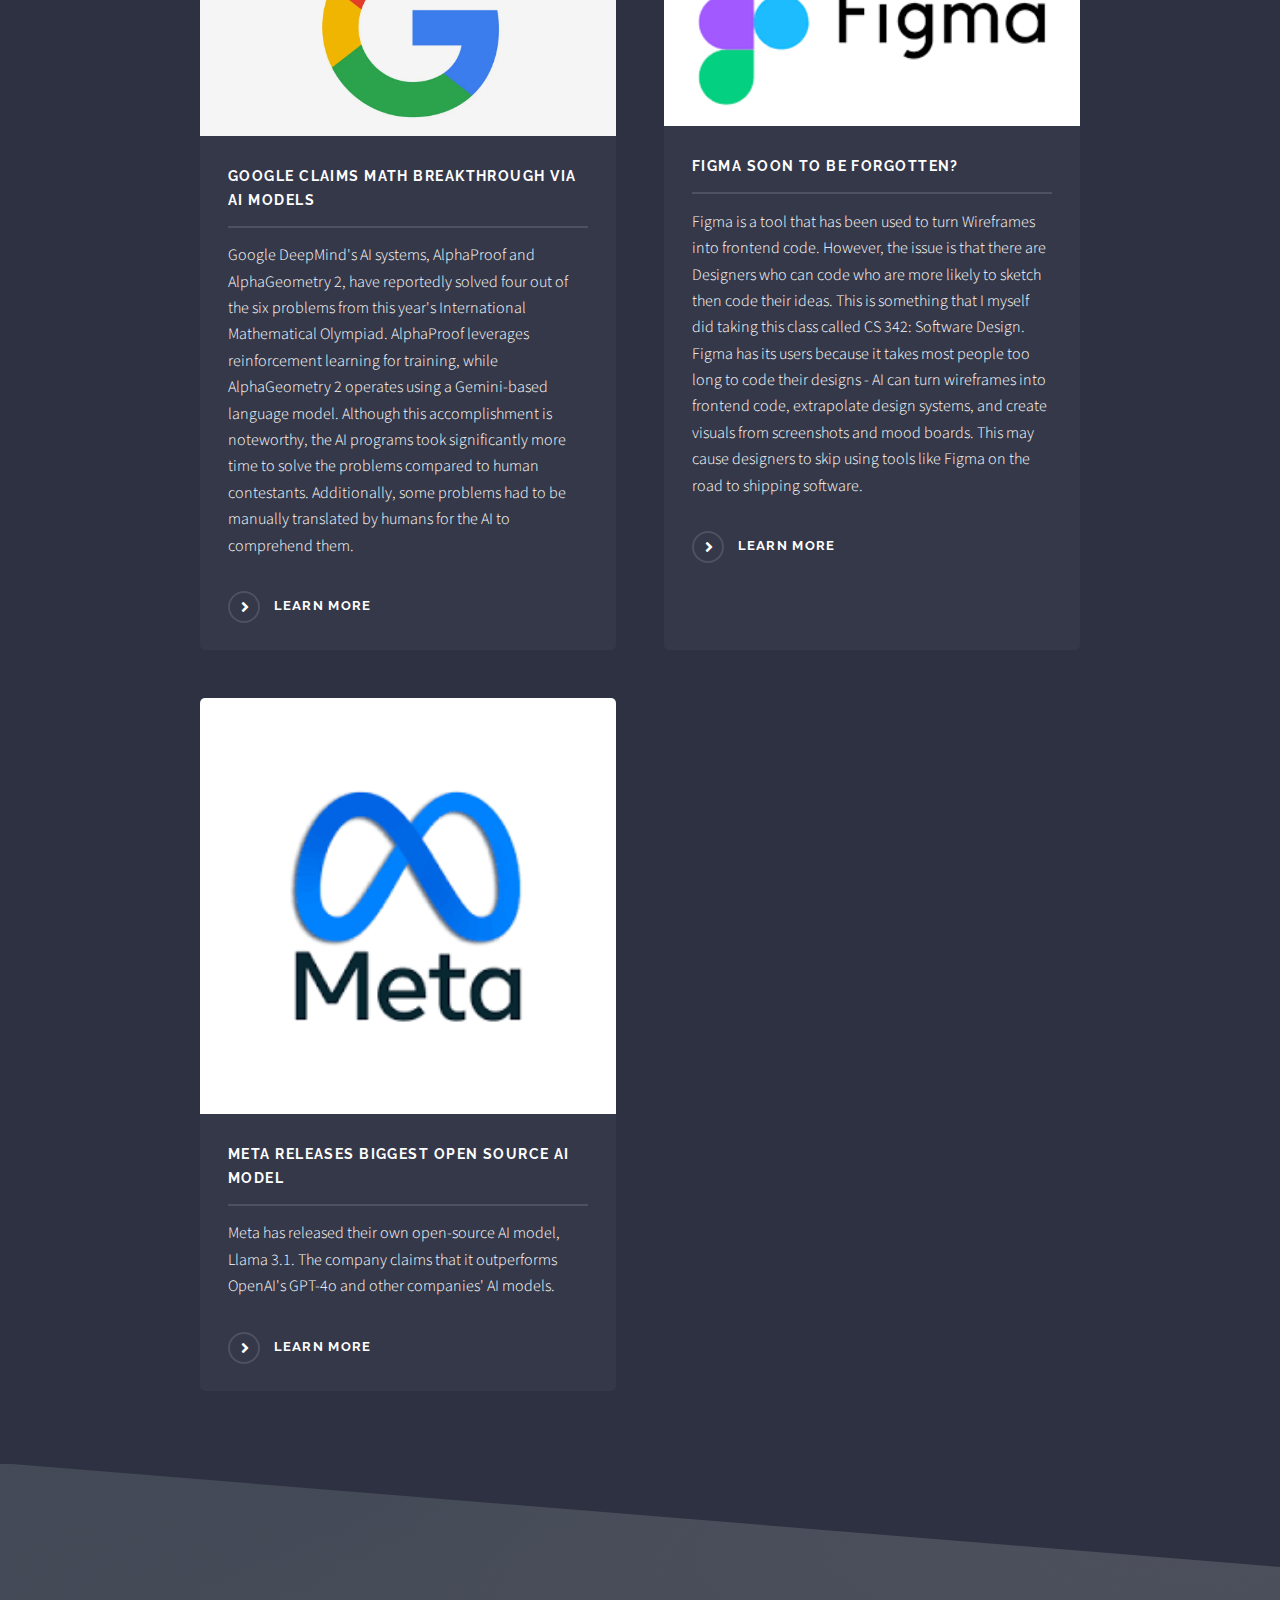
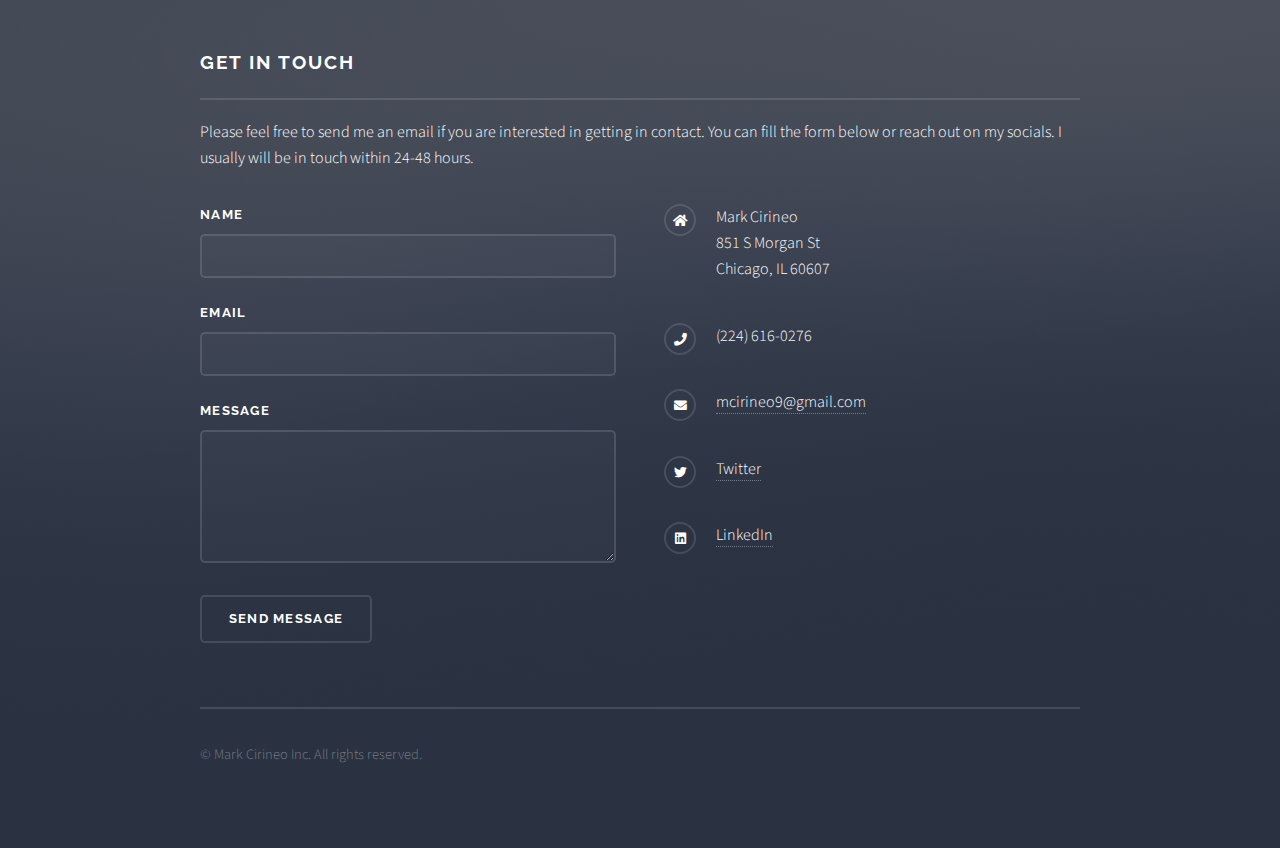
<file: generic.html>
<!DOCTYPE HTML>

<html>
	<head>
		<title>Blog - MC Codes</title>
		<meta charset="utf-8" />
		<meta name="viewport" content="width=device-width, initial-scale=1, user-scalable=no" />
		<link rel="stylesheet" href="assets/css/main.css" />
		<noscript><link rel="stylesheet" href="assets/css/noscript.css" /></noscript>
	</head>
	<body class="is-preload">

		<!-- Page Wrapper -->
			<div id="page-wrapper">

				<!-- Header -->
					<header id="header">
						<h1><a href="index.html">MC Codes</a></h1>
						<nav>
							<a href="#menu">Menu</a>
						</nav>
					</header>

				<!-- Menu -->
					<nav id="menu">
						<div class="inner">
							<h2>Menu</h2>
							<ul class="links">
								<li><a href="index.html">Home</a></li>
								<li><a href="generic.html">Blog</a></li>
								<li><a href="resume.html">Resume</a></li>
								<li><a href="schedule.html">Schedule</a></li>
							
							</ul>
							<a href="#" class="close">Close</a>
						</div>
					</nav>

				<!-- Wrapper -->
					<section id="wrapper">
						<header>
							<div class="inner">
								<h2>Blog</h2>
								<p>A little bit of my thoughts on current issues in tech.</p>
							</div>
						</header>

						<!-- Content -->
							<div class="wrapper">
								<div class="inner">

									<h3 class="major">TLDR, WSJ and more</h3>
									<p>This page will be frequently updated regarding the news posted on these sources.</p>


									
									<section class="features">
										<article>
											<a href="#" class="image"><img src="images/github.png" alt="" /></a>
											<h3 class="major">sqlite-vec Github repo</h3>
											

											<p>	sqlite-vec is an micro vector search SQLite extension. Its capabilities include sotre and query float, int8, and binary vectors in vec0 virtual tables. sqlite-vec doesn't have any dependencies and runs anywhere where SQLite can run.</p>
												
												<p>Here you can find the link to the github repo.
											</p> 
											<a href="https://github.com/asg017/sqlite-vec?utm_source=tldrnewsletter" class="special">Learn more</a>
											</article>
										<article>
											<a href="#" class="image"><img src="images/htmx.png" alt="" /></a>
											<h3 class="major">htmx 2.0.0 Has Been Released!</h3>
											<p>HTMX is a library that allows you to add AJAX (Asynchronous JavaScript and XML) requests to your HTML using attributes. It is designed to enhance the interactivity of web pages without the need for complex JavaScript. 
											 By using htmx, you can send HTTP requests directly from HTML elements and handle the responses to update parts of the webpage dynamically. </p>

											<p>	Here are some key features of htmx:
												
												AJAX Requests: You can make GET, POST, PUT, DELETE, and other types of HTTP requests directly from HTML elements.
												PushState Integration: htmx allows you to update the browser's history as you make changes to the page.
												WebSocket Support: It can handle WebSocket messages and update the DOM in response to them.
												Server-Sent Events: htmx supports server-sent events, allowing the server to push updates to the client.
												Easy Integration: It integrates seamlessly with existing HTML, making it simple to enhance the interactivity of web pages without rewriting existing code.</p>
												
												<p>Here you can find more about the release of htmx 2.0.0.
											</p>
											<a href="https://htmx.org/posts/2024-06-17-htmx-2-0-0-is-released/" class="special">Learn more</a>
										</article>
										<article>
											<a href="#" class="image"><img src="images/google.jpg.webp" alt="" /></a>
											<h3 class="major">Google Claims Math Breakthrough via AI Models</h3>
											<p>Google DeepMind's AI systems, AlphaProof and AlphaGeometry 2, have reportedly solved four out of the six problems from this year's International Mathematical Olympiad. AlphaProof leverages reinforcement learning for training, while AlphaGeometry 2 operates using a Gemini-based language model. Although this accomplishment is noteworthy, the AI programs took significantly more time to solve the problems compared to human contestants. Additionally, some problems had to be manually translated by humans for the AI to comprehend them. </p>
											<a href="https://arstechnica.com/information-technology/2024/07/google-ai-earns-silver-medal-equivalent-at-international-mathematical-olympiad/?utm_source=tldrnewsletter" class="special">Learn more</a>
										</article>
										<article>
											<a href="#" class="image"><img src="images/figma.png" alt="" /></a>
											<h3 class="major">Figma Soon To Be Forgotten?</h3>
											<p>Figma is a tool that has been used to turn Wireframes into frontend code. However, the issue is that there are Designers who can code who are more likely to sketch then code their ideas. This is something that I myself did taking this class called CS 342: Software Design. Figma has its users because it takes most people too long to code their designs - AI can turn wireframes into frontend code, extrapolate design systems, and create visuals from screenshots and mood boards. This may cause designers to skip using tools like Figma on the road to shipping software. </p>
											<a href="https://www.dive.club/ideas/will-figma-become-an-awkward-middle-ground?utm_source=tldrnewsletter" class="special">Learn more</a>
										</article>
										<article>
											<a href="#" class="image"><img src="images/meta.png" alt="" /></a>
											<h3 class="major">Meta Releases Biggest Open Source AI Model</h3>
											<p>Meta has released their own open-source AI model, Llama 3.1. The company claims that it outperforms OpenAI's GPT-4o and other companies' AI models.</p>
											<a href="https://www.theverge.com/2024/7/23/24204055/meta-ai-llama-3-1-open-source-assistant-openai-chatgpt?utm_source=tldrnewsletter" class="special">Learn more</a>
										</article>
										
									</section>

								</div>
							</div>

					</section>

				<!-- Footer -->
				
				<section id="footer">
					<div class="inner">
						<h2 class="major">Get in touch</h2>
						<p>Please feel free to send me an email if you are interested in getting in contact. You can fill the form below or reach out on my socials. I usually will be in touch within 24-48 hours.</p>
						<form action="https://api.web3forms.com/submit" method="POST">
							<!-- Replace with your Access Key -->
							<input type="hidden" name="access_key" value="67d629e8-ddf0-4bbd-a455-33557e87aaec">

							<!-- Form Inputs. Each input must have a name="" attribute -->
							<div class="fields">
								<div class="field">
									<label for="name">Name</label>
									<input type="text" name="name" id="name" required />
								</div>
								<div class="field">
									<label for="email">Email</label>
									<input type="email" name="email" id="email" required />
								</div>
								<div class="field">
									<label for="message">Message</label>
									<textarea name="message" id="message" rows="4" required></textarea>
								</div>
							</div>

							<!-- Honeypot Spam Protection -->
							<input type="checkbox" name="botcheck" class="hidden" style="display: none;">

							<!-- Custom Confirmation / Success Page -->
							<input type="hidden" name="redirect" aref = "thank_you.html">

							<ul class="actions">
								<li><button type="submit">Send Message</button></li>
							</ul>
						</form>

						<ul class="contact">
							<li class="icon solid fa-home">
								Mark Cirineo<br />
								851 S Morgan St<br />
								Chicago, IL 60607
							</li>
							<li class="icon solid fa-phone">(224) 616-0276</li>
							<li class="icon solid fa-envelope"><a href="mailto:mcirineo9@gmail.com">mcirineo9@gmail.com</a></li>
							<li class="icon brands fa-twitter"><a href="https://twitter.com/mcirineo9">Twitter</a></li>
							<li class="icon brands fa-linkedin"><a href="https://www.linkedin.com/in/mark-cirineo-65248b175">LinkedIn</a></li>
						</ul>
						<ul class="copyright">
							<li>&copy; Mark Cirineo Inc. All rights reserved.</li>
						</ul>
					</div>
				</section>

					</div>
		<!-- Scripts -->
			<script src="assets/js/jquery.min.js"></script>
			<script src="assets/js/jquery.scrollex.min.js"></script>
			<script src="assets/js/browser.min.js"></script>
			<script src="assets/js/breakpoints.min.js"></script>
			<script src="assets/js/util.js"></script>
			<script src="assets/js/main.js"></script>

	</body>
</html>
</file>
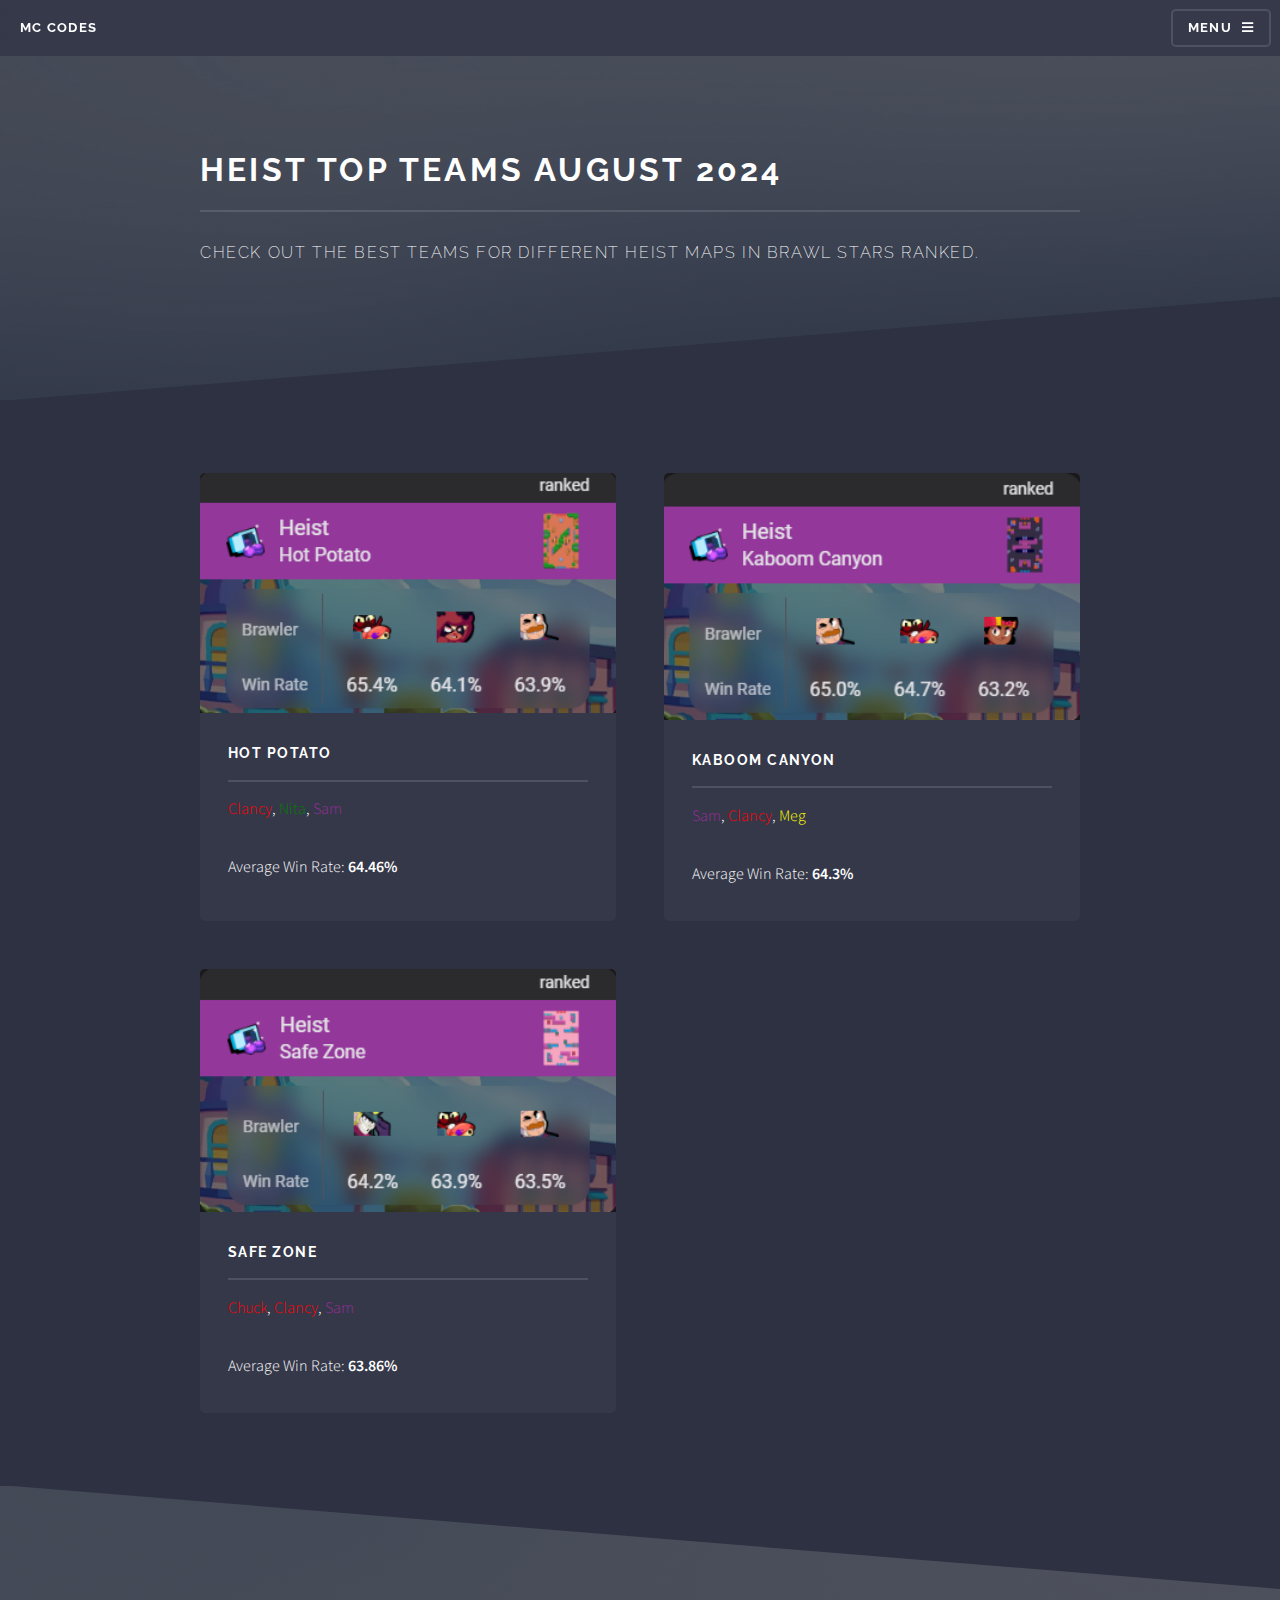
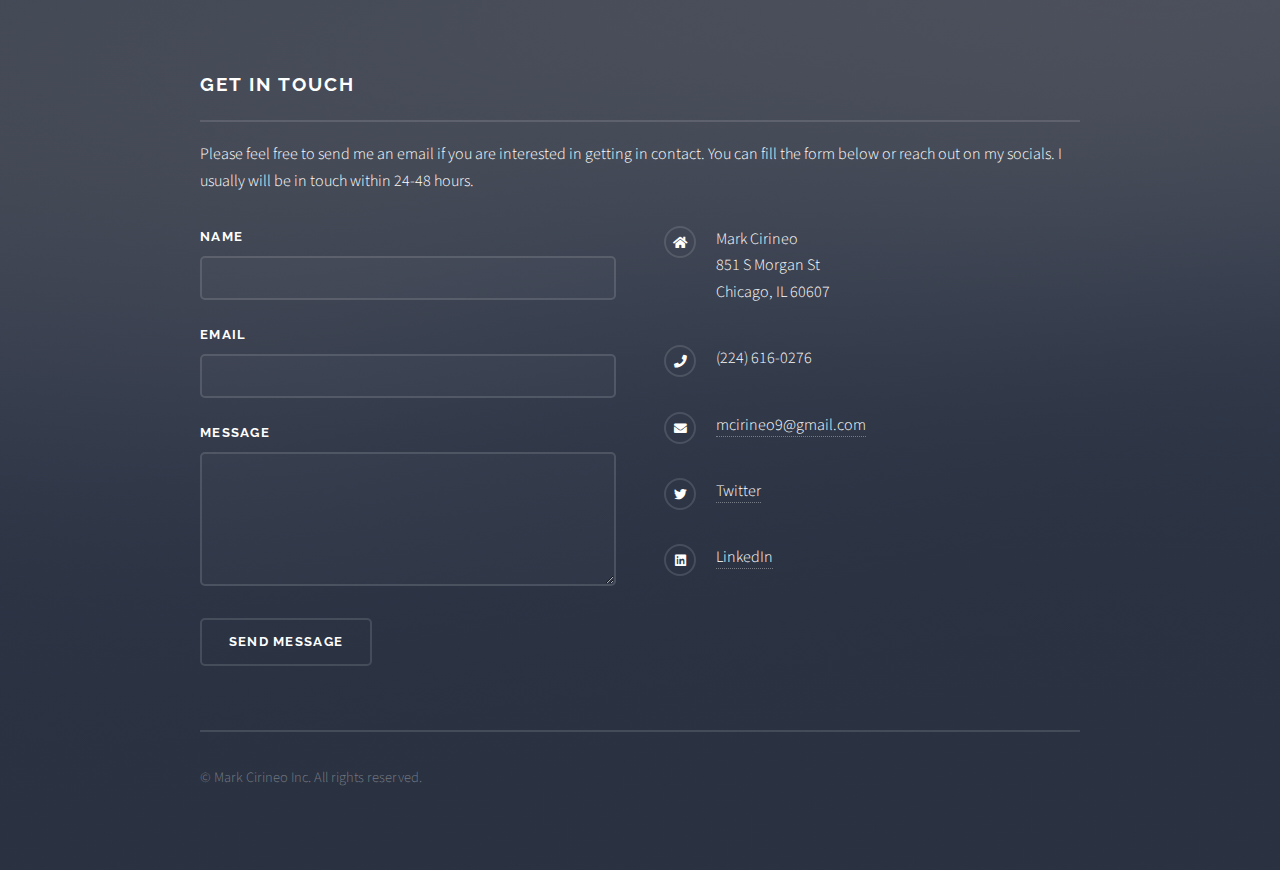
<file: heist.html>
<!DOCTYPE HTML>
<!--
	Solid State by HTML5 UP
	html5up.net | @ajlkn
	Free for personal and commercial use under the CCA 3.0 license (html5up.net/license)
-->
<html>
	<head>
		<title>Brawl Stars Teams - MC Codes</title>
		<meta charset="utf-8" />
		<meta name="viewport" content="width=device-width, initial-scale=1, user-scalable=no" />
		<link rel="stylesheet" href="assets/css/main.css" />
		<noscript><link rel="stylesheet" href="assets/css/noscript.css" /></noscript>
	</head>
	<body class="is-preload">

		<!-- Page Wrapper -->
			<div id="page-wrapper">

				<!-- Header -->
					<header id="header">
						<h1><a href="index.html">MC Codes</a></h1>
						<nav>
							<a href="#menu">Menu</a>
						</nav>
					</header>

				<!-- Menu -->
					<nav id="menu">
						<div class="inner">
							<h2>Menu</h2>
							<ul class="links">
								<li><a href="index.html">Home</a></li>
								<li><a href="generic.html">Blog</a></li>
								<li><a href="resume.html">Resume</a></li>
								<li><a href="schedule.html">Schedule</a></li>
								<li><a href="brawlstars.html">Brawlers Wiki</a></li>
							</ul>
							<a href="#" class="close">Close</a>
						</div>
					</nav>

				<!-- Wrapper -->
					<section id="wrapper">
						<header>
							<div class="inner">
								<h2>Heist Top Teams August 2024</h2>
								<p>Check out the best teams for different Heist maps in Brawl Stars ranked.</p>
							</div>
						</header>

						<!-- Content -->
							<div class="wrapper">
								<div class="inner">

									<!-- Articles -->
									<section class="features">
										<article>
											<a href="#" class="image"><img src="images/hotpotato.png.png" alt="" /></a>
											<h3 class="major">Hot Potato</h3>
											<p>
												<span style = "color: red;">Clancy</span>,
												<span style = "color: green;">Nita</span>,
												<span style = "color: rgb(155, 44, 155);">Sam</span>
											</p>
                                            <p> Average Win Rate: <b>64.46%</b> </p>
										</article>
										
										<article>
											<a href="#" class="image"><img src="images/kaboom.png.png" alt="" /></a>
											<h3 class="major">Kaboom Canyon</h3>
												<p>
													<span style = "color: rgb(155, 44, 155);">Sam</span>,
													<span style = "color: red;">Clancy</span>,
													<span style = "color: yellow;">Meg</span>
												</p>
                                            <p>Average Win Rate: <b>64.3%</b></p>
						
										</article>
										<article>
											<a href="#" class="image"><img src="images/safezone.png.png" alt="" /></a>
											<h3 class="major">Safe Zone</h3>
												<p>
													<span style = "color: red;">Chuck</span>,
													<span style = "color: red;">Clancy</span>,
													<span style = "color: rgb(155, 44, 155);">Sam</span>
												</p>
                                            <p>Average Win Rate: <b>63.86%</b></p>
										</article>
										
									
									
									</section>

								</div>
							</div>

					</section>

				<!-- Footer -->
				<section id="footer">
					<div class="inner">
						<h2 class="major">Get in touch</h2>
						<p>Please feel free to send me an email if you are interested in getting in contact. You can fill the form below or reach out on my socials. I usually will be in touch within 24-48 hours.</p>
						<form action="https://api.web3forms.com/submit" method="POST">
							<!-- Replace with your Access Key -->
							<input type="hidden" name="access_key" value="67d629e8-ddf0-4bbd-a455-33557e87aaec">

							<!-- Form Inputs. Each input must have a name="" attribute -->
							<div class="fields">
								<div class="field">
									<label for="name">Name</label>
									<input type="text" name="name" id="name" required />
								</div>
								<div class="field">
									<label for="email">Email</label>
									<input type="email" name="email" id="email" required />
								</div>
								<div class="field">
									<label for="message">Message</label>
									<textarea name="message" id="message" rows="4" required></textarea>
								</div>
							</div>

							<!-- Honeypot Spam Protection -->
							<input type="checkbox" name="botcheck" class="hidden" style="display: none;">

							<!-- Custom Confirmation / Success Page -->
							<input type="hidden" name="redirect" value="thank_you.html">

							<ul class="actions">
								<li><button type="submit">Send Message</button></li>
							</ul>
						</form>

						<ul class="contact">
							<li class="icon solid fa-home">
								Mark Cirineo<br />
								851 S Morgan St<br />
								Chicago, IL 60607
							</li>
							<li class="icon solid fa-phone">(224) 616-0276</li>
							<li class="icon solid fa-envelope"><a href="mailto:mcirineo9@gmail.com">mcirineo9@gmail.com</a></li>
							<li class="icon brands fa-twitter"><a href="https://twitter.com/mcirineo9">Twitter</a></li>
							<li class="icon brands fa-linkedin"><a href="https://www.linkedin.com/in/mark-cirineo-65248b175">LinkedIn</a></li>
						</ul>
						<ul class="copyright">
							<li>&copy; Mark Cirineo Inc. All rights reserved.</li>
						</ul>
					</div>
				</section>

			</div>
		<!-- Scripts -->
			<script src="assets/js/jquery.min.js"></script>
			<script src="assets/js/jquery.scrollex.min.js"></script>
			<script src="assets/js/browser.min.js"></script>
			<script src="assets/js/breakpoints.min.js"></script>
			<script src="assets/js/util.js"></script>
			<script src="assets/js/main.js"></script>

	</body>
</html>
</file>
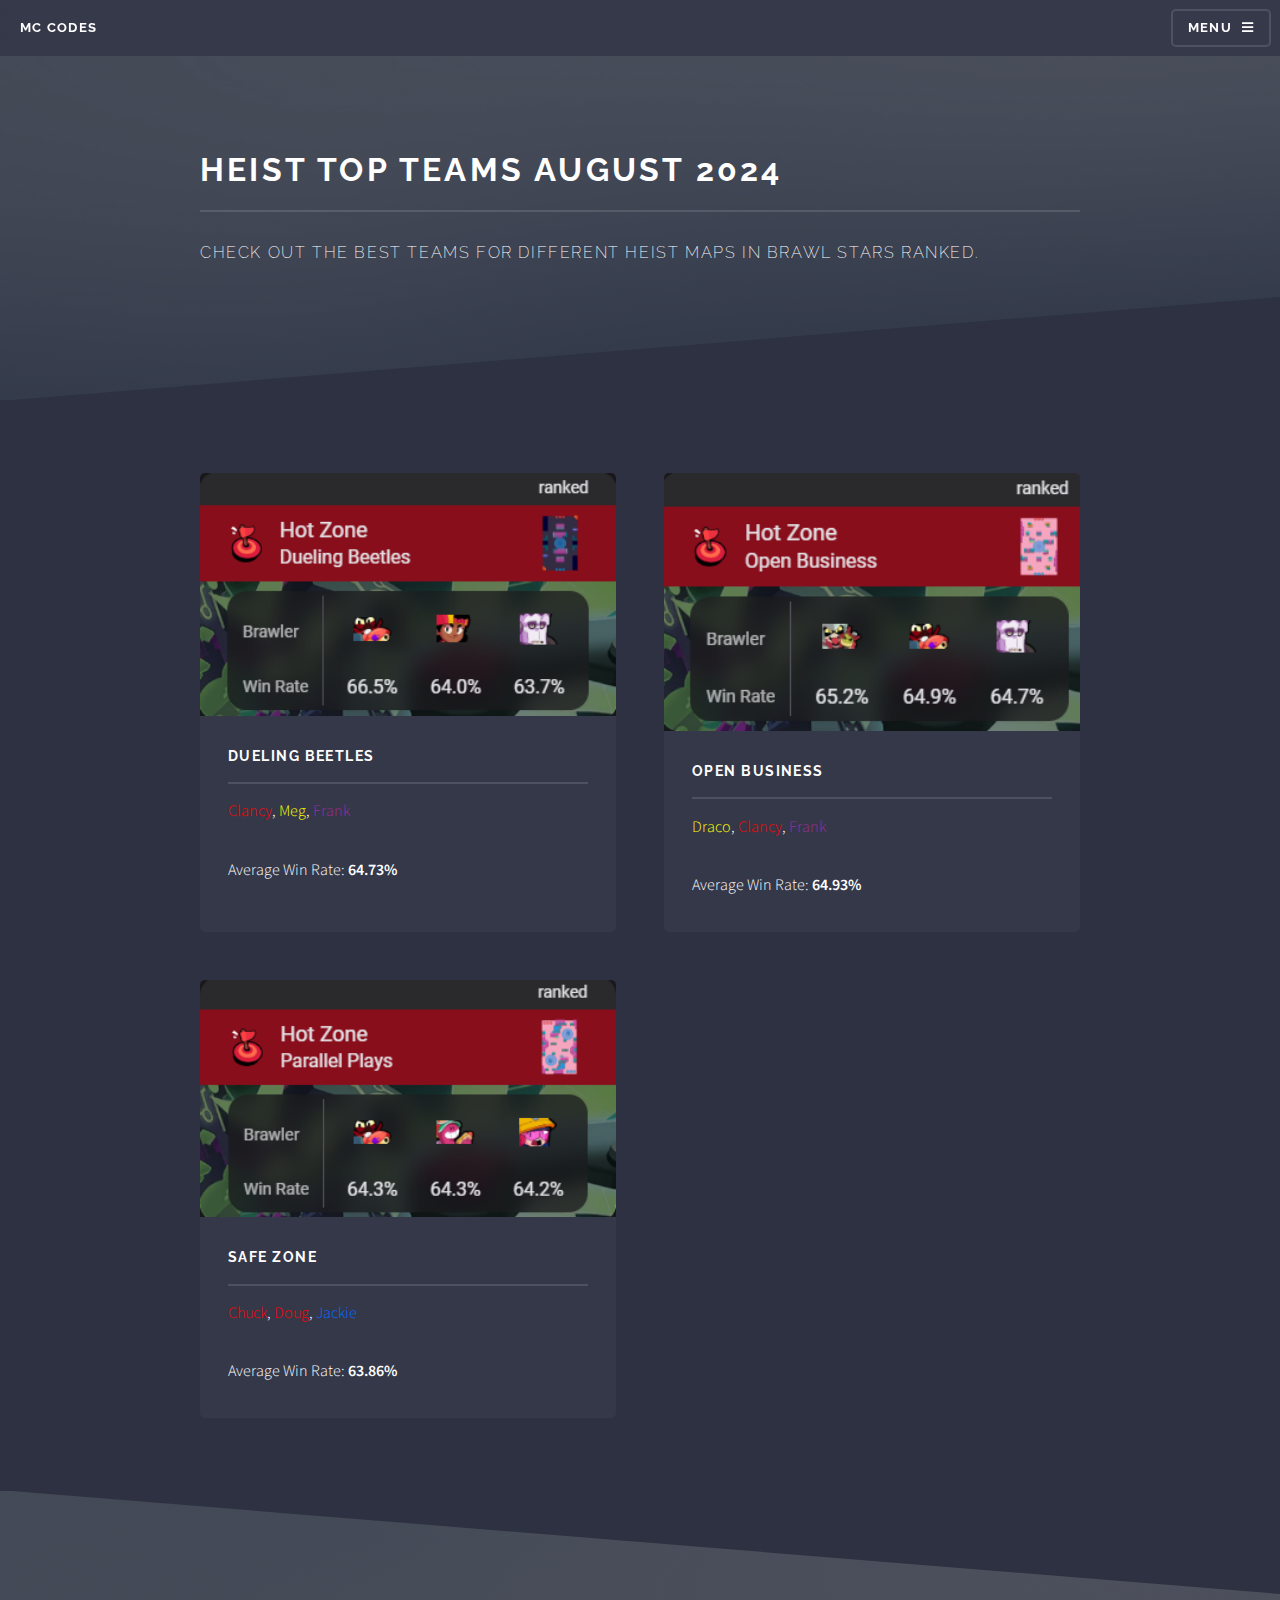
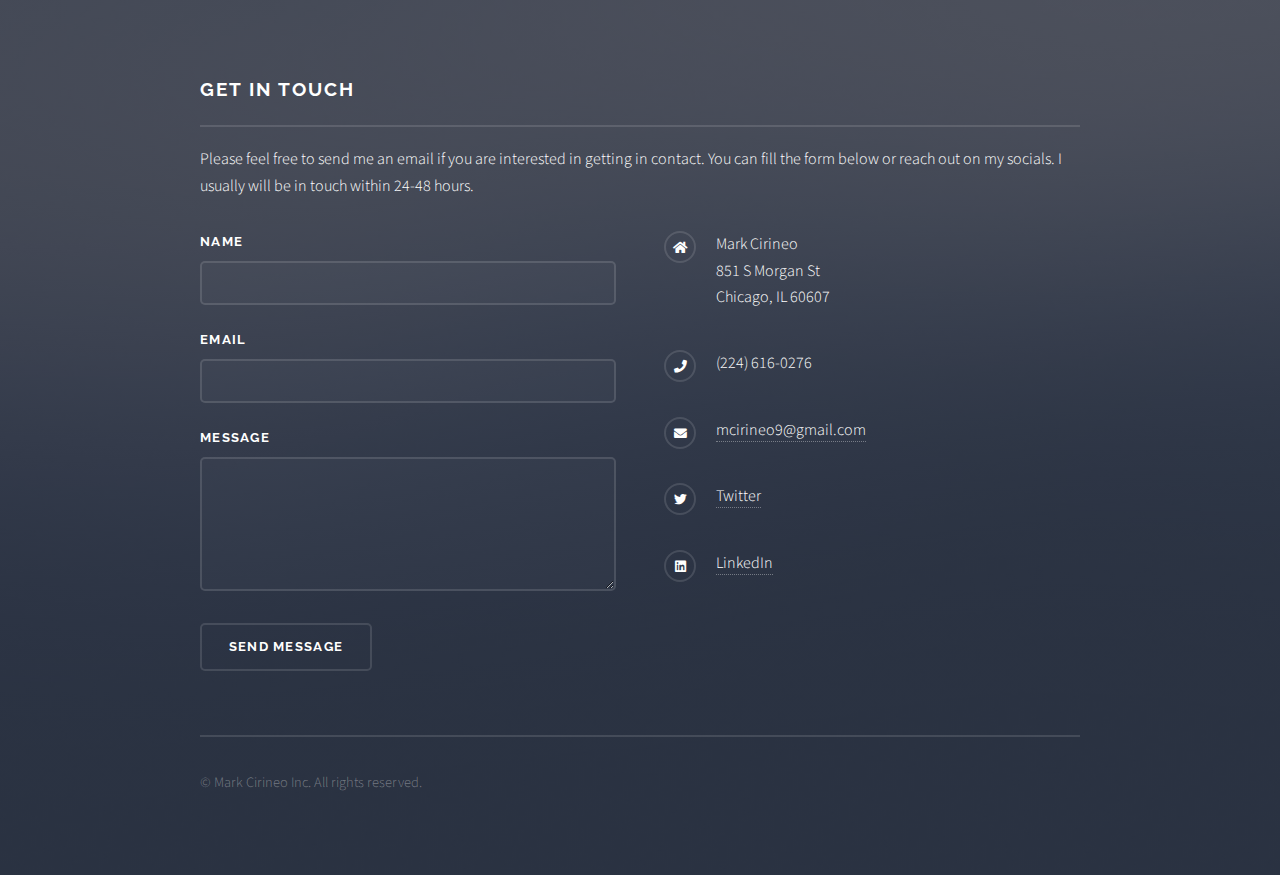
<file: hotzone.html>
<!DOCTYPE HTML>
<!--
	Solid State by HTML5 UP
	html5up.net | @ajlkn
	Free for personal and commercial use under the CCA 3.0 license (html5up.net/license)
-->
<html>
	<head>
		<title>Brawl Stars Teams - MC Codes</title>
		<meta charset="utf-8" />
		<meta name="viewport" content="width=device-width, initial-scale=1, user-scalable=no" />
		<link rel="stylesheet" href="assets/css/main.css" />
		<noscript><link rel="stylesheet" href="assets/css/noscript.css" /></noscript>
	</head>
	<body class="is-preload">

		<!-- Page Wrapper -->
			<div id="page-wrapper">

				<!-- Header -->
					<header id="header">
						<h1><a href="index.html">MC Codes</a></h1>
						<nav>
							<a href="#menu">Menu</a>
						</nav>
					</header>

				<!-- Menu -->
					<nav id="menu">
						<div class="inner">
							<h2>Menu</h2>
							<ul class="links">
								<li><a href="index.html">Home</a></li>
								<li><a href="generic.html">Blog</a></li>
								<li><a href="resume.html">Resume</a></li>
								<li><a href="schedule.html">Schedule</a></li>
								<li><a href="brawlstars.html">Brawlers Wiki</a></li>
							</ul>
							<a href="#" class="close">Close</a>
						</div>
					</nav>

				<!-- Wrapper -->
					<section id="wrapper">
						<header>
							<div class="inner">
								<h2>Heist Top Teams August 2024</h2>
								<p>Check out the best teams for different Heist maps in Brawl Stars ranked.</p>
							</div>
						</header>

						<!-- Content -->
							<div class="wrapper">
								<div class="inner">

									<!-- Articles -->
									<section class="features">
										<article>
											<a href="#" class="image"><img src="images/db.png.png" alt="" /></a>
											<h3 class="major">Dueling Beetles</h3>
											<p>
												<span style = "color: red;">Clancy</span>,
												<span style = "color: yellow;">Meg</span>,
												<span style = "color: rgb(155, 44, 155);">Frank</span>
											</p>
                                            <p> Average Win Rate: <b>64.73%</b> </p>
										</article>
										
										<article>
											<a href="#" class="image"><img src="images/openbusiness.png.png" alt="" /></a>
											<h3 class="major">Open Business</h3>
												<p>
													<span style = "color: yellow;">Draco</span>,
													<span style = "color: red;">Clancy</span>,
													<span style = "color: rgb(155, 44, 155);">Frank</span>
												</p>
                                            <p>Average Win Rate: <b>64.93%</b></p>
						
										</article>
										<article>
											<a href="#" class="image"><img src="images/parallelplays.png.png" alt="" /></a>
											<h3 class="major">Safe Zone</h3>
												<p>
													<span style = "color: red;">Chuck</span>,
													<span style = "color: red;">Doug</span>,
													<span style = "color: rgb(0, 110, 255);">Jackie</span>
												</p>
                                            <p>Average Win Rate: <b>63.86%</b></p>
										</article>
										
									
									
									</section>

								</div>
							</div>

					</section>

				<!-- Footer -->
				<section id="footer">
					<div class="inner">
						<h2 class="major">Get in touch</h2>
						<p>Please feel free to send me an email if you are interested in getting in contact. You can fill the form below or reach out on my socials. I usually will be in touch within 24-48 hours.</p>
						<form action="https://api.web3forms.com/submit" method="POST">
							<!-- Replace with your Access Key -->
							<input type="hidden" name="access_key" value="67d629e8-ddf0-4bbd-a455-33557e87aaec">

							<!-- Form Inputs. Each input must have a name="" attribute -->
							<div class="fields">
								<div class="field">
									<label for="name">Name</label>
									<input type="text" name="name" id="name" required />
								</div>
								<div class="field">
									<label for="email">Email</label>
									<input type="email" name="email" id="email" required />
								</div>
								<div class="field">
									<label for="message">Message</label>
									<textarea name="message" id="message" rows="4" required></textarea>
								</div>
							</div>

							<!-- Honeypot Spam Protection -->
							<input type="checkbox" name="botcheck" class="hidden" style="display: none;">

							<!-- Custom Confirmation / Success Page -->
							<input type="hidden" name="redirect" value="thank_you.html">

							<ul class="actions">
								<li><button type="submit">Send Message</button></li>
							</ul>
						</form>

						<ul class="contact">
							<li class="icon solid fa-home">
								Mark Cirineo<br />
								851 S Morgan St<br />
								Chicago, IL 60607
							</li>
							<li class="icon solid fa-phone">(224) 616-0276</li>
							<li class="icon solid fa-envelope"><a href="mailto:mcirineo9@gmail.com">mcirineo9@gmail.com</a></li>
							<li class="icon brands fa-twitter"><a href="https://twitter.com/mcirineo9">Twitter</a></li>
							<li class="icon brands fa-linkedin"><a href="https://www.linkedin.com/in/mark-cirineo-65248b175">LinkedIn</a></li>
						</ul>
						<ul class="copyright">
							<li>&copy; Mark Cirineo Inc. All rights reserved.</li>
						</ul>
					</div>
				</section>

			</div>
		<!-- Scripts -->
			<script src="assets/js/jquery.min.js"></script>
			<script src="assets/js/jquery.scrollex.min.js"></script>
			<script src="assets/js/browser.min.js"></script>
			<script src="assets/js/breakpoints.min.js"></script>
			<script src="assets/js/util.js"></script>
			<script src="assets/js/main.js"></script>

	</body>
</html>
</file>
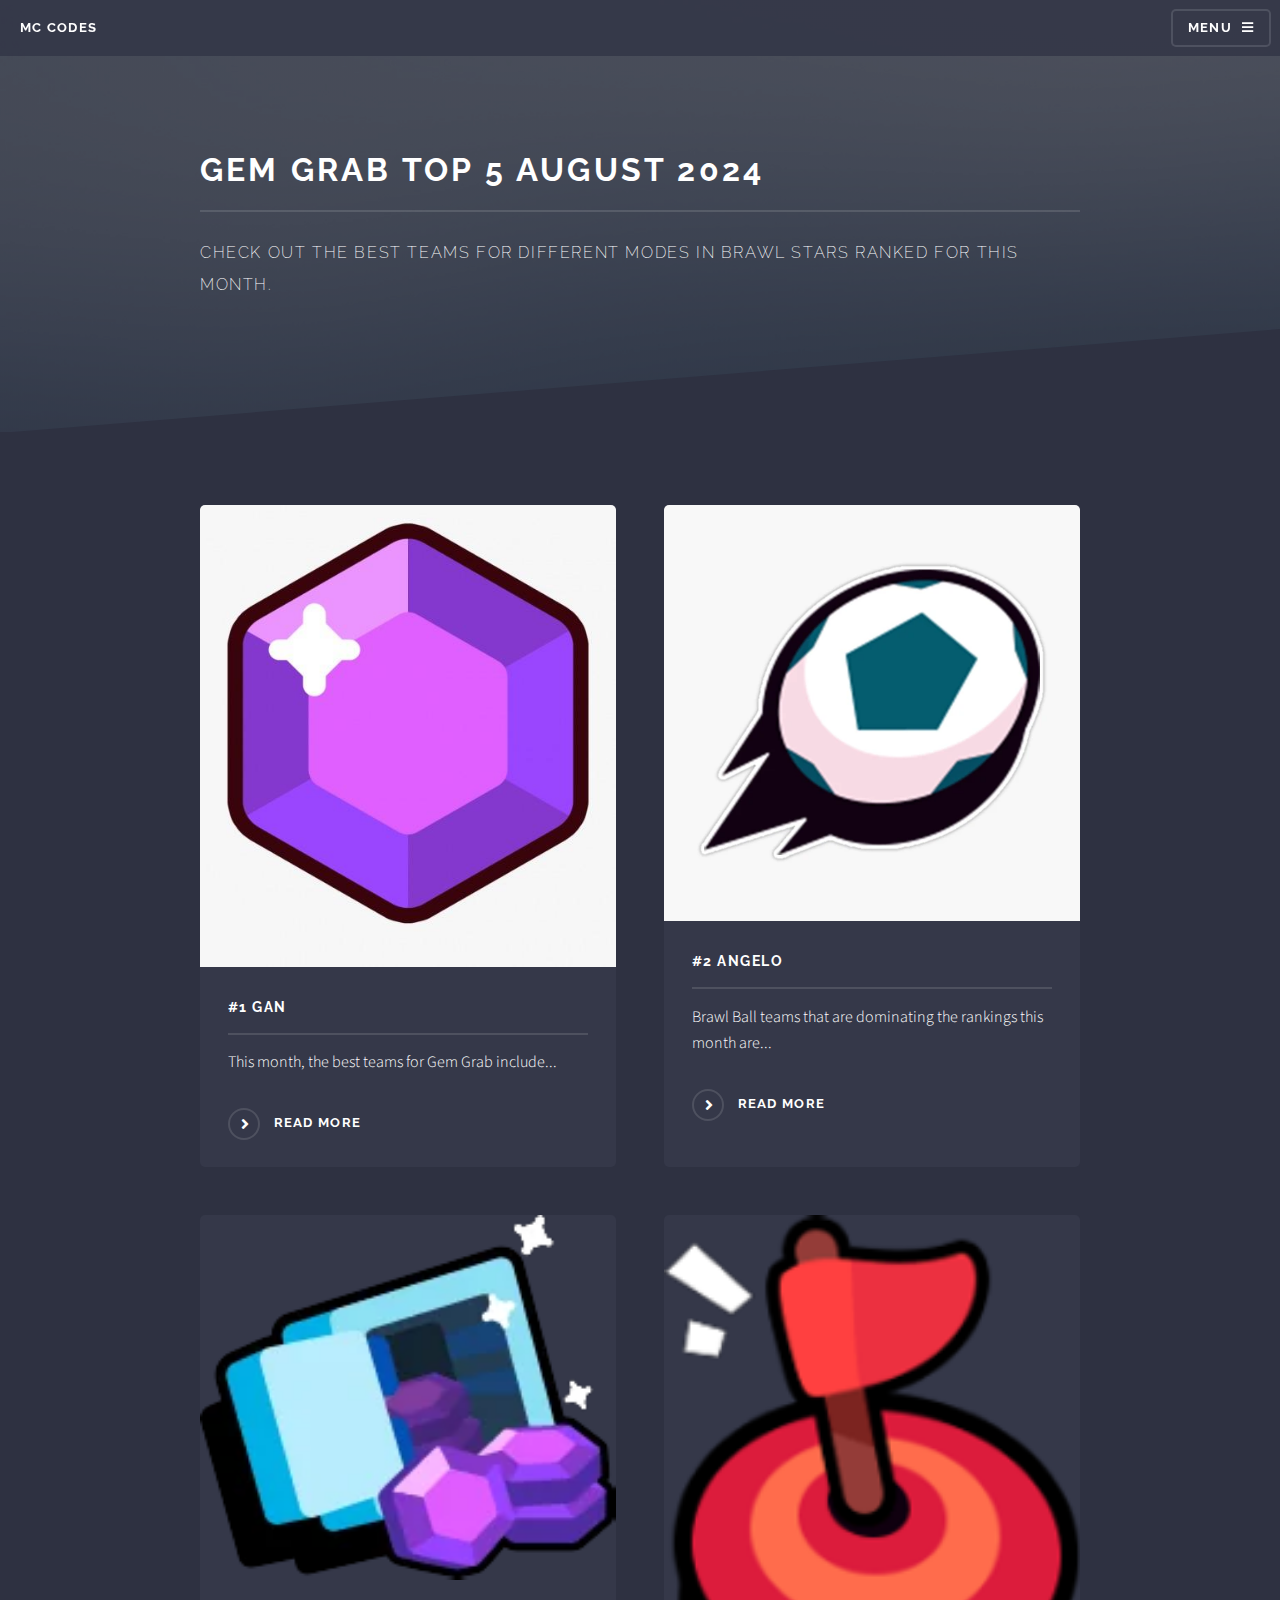
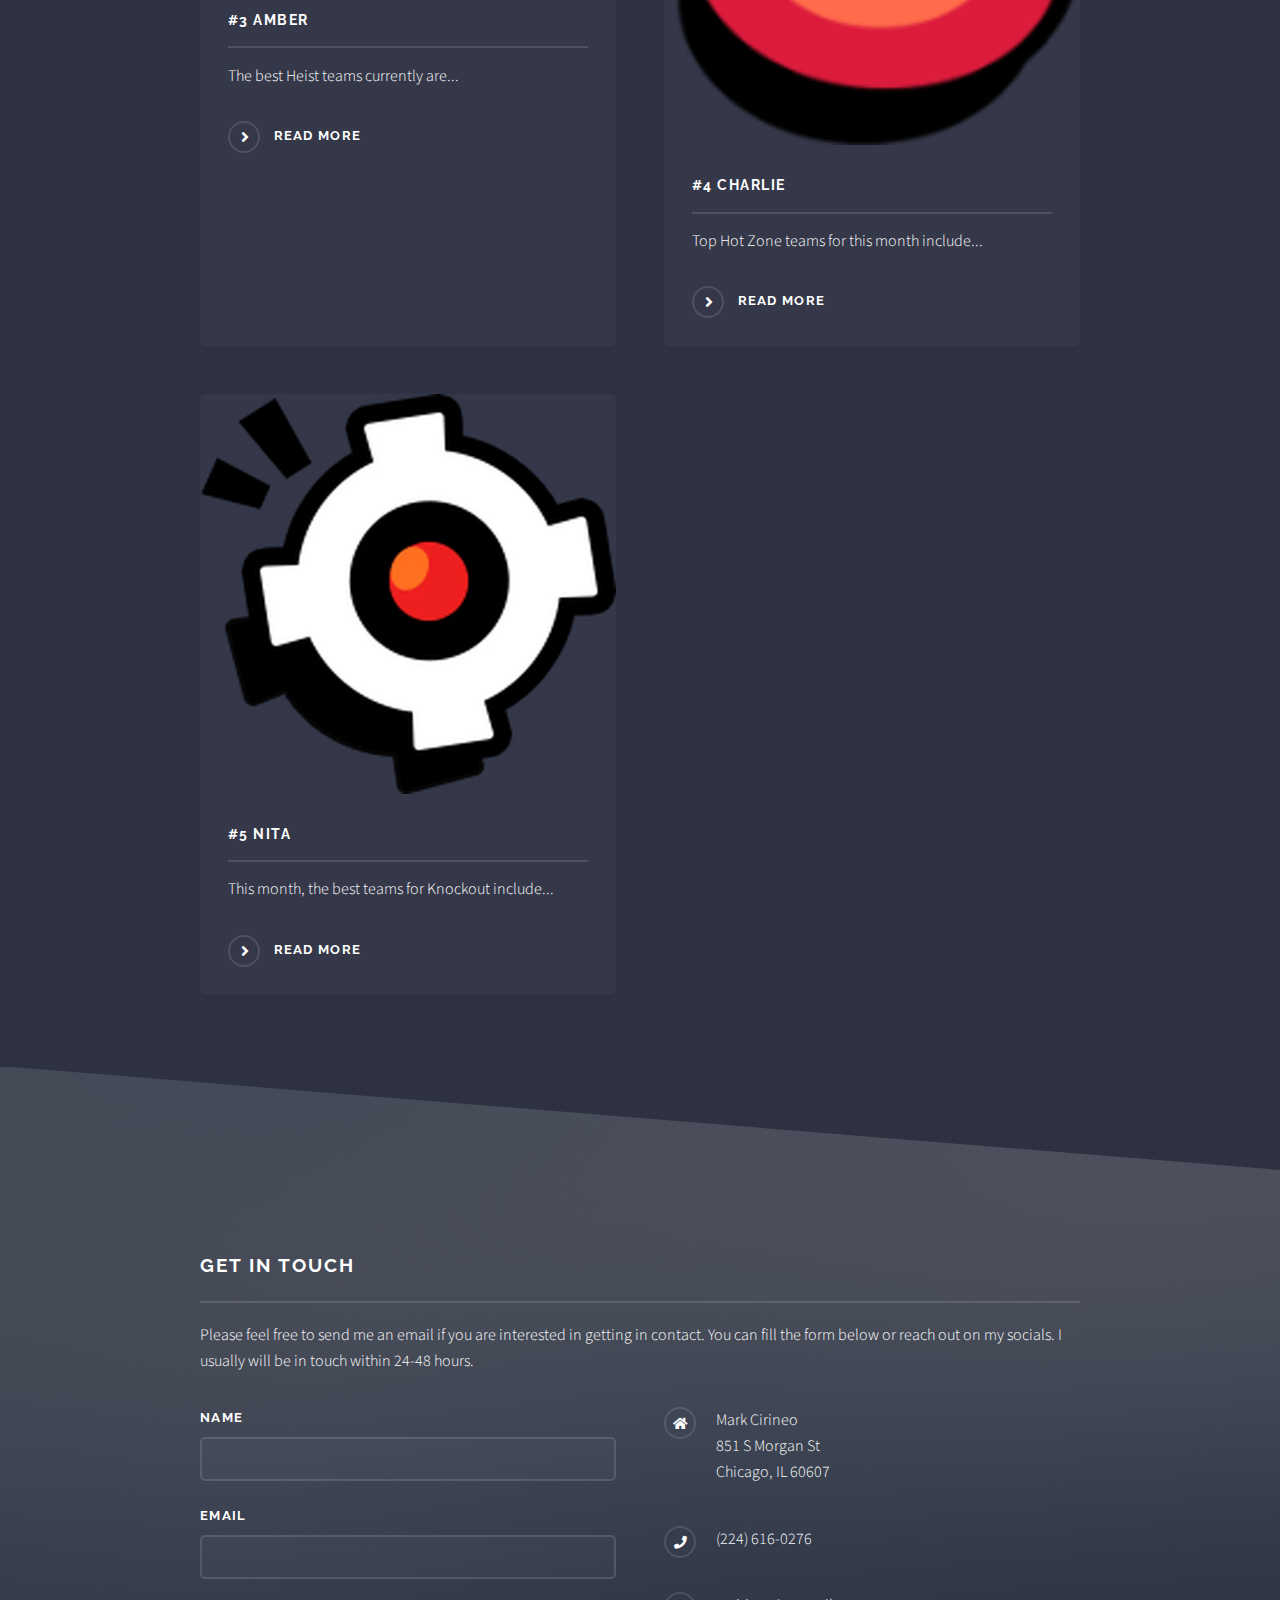
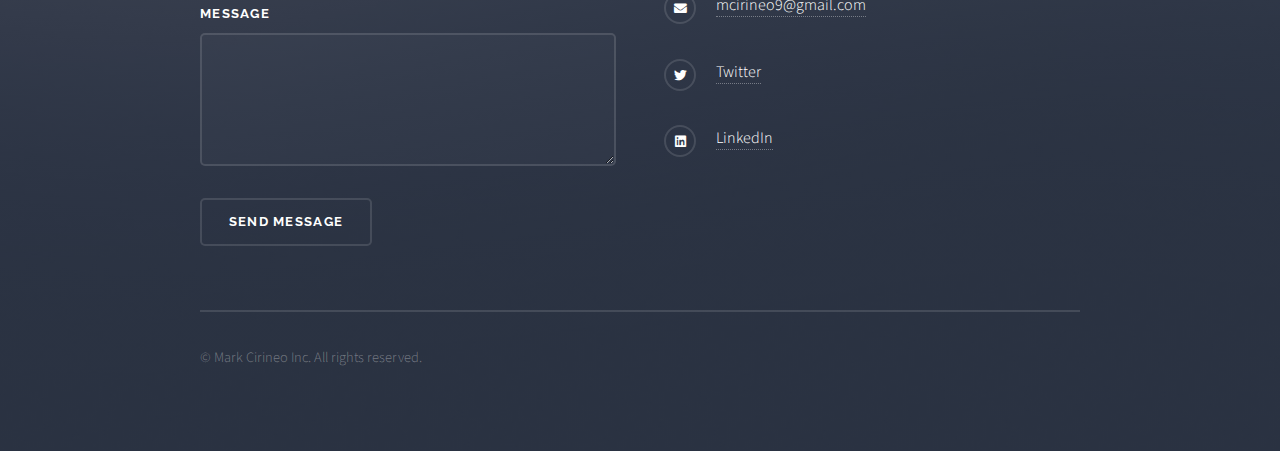
<file: knockout.html>
<!DOCTYPE HTML>
<!--
	Solid State by HTML5 UP
	html5up.net | @ajlkn
	Free for personal and commercial use under the CCA 3.0 license (html5up.net/license)
-->
<html>
	<head>
		<title>Brawl Stars Teams - MC Codes</title>
		<meta charset="utf-8" />
		<meta name="viewport" content="width=device-width, initial-scale=1, user-scalable=no" />
		<link rel="stylesheet" href="assets/css/main.css" />
		<noscript><link rel="stylesheet" href="assets/css/noscript.css" /></noscript>
	</head>
	<body class="is-preload">

		<!-- Page Wrapper -->
			<div id="page-wrapper">

				<!-- Header -->
					<header id="header">
						<h1><a href="index.html">MC Codes</a></h1>
						<nav>
							<a href="#menu">Menu</a>
						</nav>
					</header>

				<!-- Menu -->
					<nav id="menu">
						<div class="inner">
							<h2>Menu</h2>
							<ul class="links">
								<li><a href="index.html">Home</a></li>
								<li><a href="generic.html">Blog</a></li>
								<li><a href="resume.html">Resume</a></li>
								<li><a href="schedule.html">Schedule</a></li>
							</ul>
							<a href="#" class="close">Close</a>
						</div>
					</nav>

				<!-- Wrapper -->
					<section id="wrapper">
						<header>
							<div class="inner">
								<h2>Gem Grab Top 5 August 2024</h2>
								<p>Check out the best teams for different modes in Brawl Stars ranked for this month.</p>
							</div>
						</header>

						<!-- Content -->
							<div class="wrapper">
								<div class="inner">

									<!-- Articles -->
									<section class="features">
										<article>
											<a href="#" class="image"><img src="images/gemgrab.jpg" alt="" /></a>
											<h3 class="major">#1 Gan</h3>
											<p>This month, the best teams for Gem Grab include...</p>
											<a href="gem_grab.html" class="special">Read more</a>
										</article>
										
										<article>
											<a href="#" class="image"><img src="images/brawball.webp" alt="" /></a>
											<h3 class="major">#2 Angelo</h3>
											<p>Brawl Ball teams that are dominating the rankings this month are...</p>
											<a href="brawl_ball.html" class="special">Read more</a>
										</article>
										<article>
											<a href="#" class="image"><img src="images/heist.webp" alt="" /></a>
											<h3 class="major">#3 Amber</h3>
											<p>The best Heist teams currently are...</p>
											<a href="heist.html" class="special">Read more</a>
										</article>
										<article>
											<a href="#" class="image"><img src="images/hotzone.png" alt="" /></a>
											<h3 class="major">#4 Charlie</h3>
											<p>Top Hot Zone teams for this month include...</p>
											<a href="hot_zone.html" class="special">Read more</a>
										</article>

										<article>
											<a href="#" class="image"><img src="images/knockout.webp" alt="" /></a>
											<h3 class="major">#5 Nita</h3>
											<p>This month, the best teams for Knockout include...</p>
											<a href="gem_grab.html" class="special">Read more</a>
										</article>

									
									
									</section>

								</div>
							</div>

					</section>

				<!-- Footer -->
				<section id="footer">
					<div class="inner">
						<h2 class="major">Get in touch</h2>
						<p>Please feel free to send me an email if you are interested in getting in contact. You can fill the form below or reach out on my socials. I usually will be in touch within 24-48 hours.</p>
						<form action="https://api.web3forms.com/submit" method="POST">
							<!-- Replace with your Access Key -->
							<input type="hidden" name="access_key" value="67d629e8-ddf0-4bbd-a455-33557e87aaec">

							<!-- Form Inputs. Each input must have a name="" attribute -->
							<div class="fields">
								<div class="field">
									<label for="name">Name</label>
									<input type="text" name="name" id="name" required />
								</div>
								<div class="field">
									<label for="email">Email</label>
									<input type="email" name="email" id="email" required />
								</div>
								<div class="field">
									<label for="message">Message</label>
									<textarea name="message" id="message" rows="4" required></textarea>
								</div>
							</div>

							<!-- Honeypot Spam Protection -->
							<input type="checkbox" name="botcheck" class="hidden" style="display: none;">

							<!-- Custom Confirmation / Success Page -->
							<input type="hidden" name="redirect" value="thank_you.html">

							<ul class="actions">
								<li><button type="submit">Send Message</button></li>
							</ul>
						</form>

						<ul class="contact">
							<li class="icon solid fa-home">
								Mark Cirineo<br />
								851 S Morgan St<br />
								Chicago, IL 60607
							</li>
							<li class="icon solid fa-phone">(224) 616-0276</li>
							<li class="icon solid fa-envelope"><a href="mailto:mcirineo9@gmail.com">mcirineo9@gmail.com</a></li>
							<li class="icon brands fa-twitter"><a href="https://twitter.com/mcirineo9">Twitter</a></li>
							<li class="icon brands fa-linkedin"><a href="https://www.linkedin.com/in/mark-cirineo-65248b175">LinkedIn</a></li>
						</ul>
						<ul class="copyright">
							<li>&copy; Mark Cirineo Inc. All rights reserved.</li>
						</ul>
					</div>
				</section>

			</div>
		<!-- Scripts -->
			<script src="assets/js/jquery.min.js"></script>
			<script src="assets/js/jquery.scrollex.min.js"></script>
			<script src="assets/js/browser.min.js"></script>
			<script src="assets/js/breakpoints.min.js"></script>
			<script src="assets/js/util.js"></script>
			<script src="assets/js/main.js"></script>

	</body>
</html>
</file>
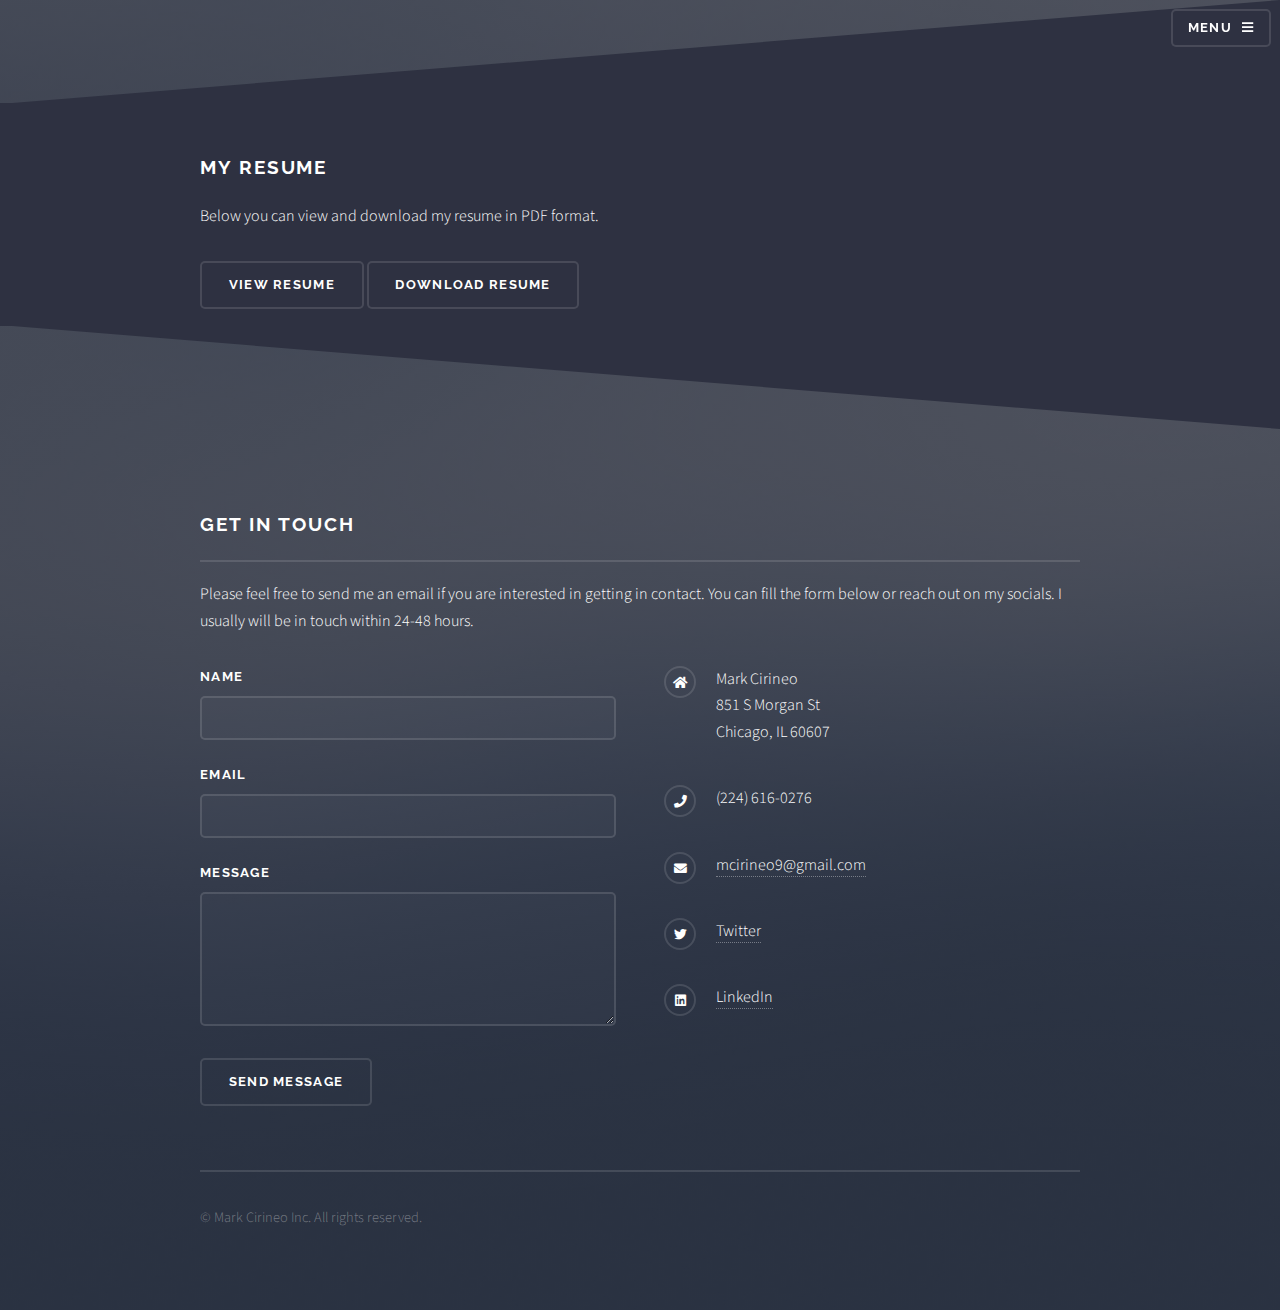
<file: resume.html>
<!DOCTYPE HTML>
<!--
    Solid State by HTML5 UP
    html5up.net | @ajlkn
    Free for personal and commercial use under the CCA 3.0 license (html5up.net/license)
-->
<html>
    <head>
        <title>Resume - MC Codes</title>
        <meta charset="utf-8" />
        <meta name="viewport" content="width=device-width, initial-scale=1, user-scalable=no" />
        <link rel="stylesheet" href="assets/css/main.css" />
        <noscript><link rel="stylesheet" href="assets/css/noscript.css" /></noscript>
    </head>
    <body class="is-preload">
<!-- Page Wrapper -->
<div id="page-wrapper">

    <!-- Header -->
        <header id="header" class="alt">
            <h1><a href="index.html">MC Codes</a></h1>
            <nav>
                <a href="#menu">Menu</a>
            </nav>
        </header>

    <!-- Menu -->
        <nav id="menu">
            <div class="inner">
                <h2>Menu</h2>
                <ul class="links">
                    <li><a href="index.html">Home</a></li>
                    <li><a href="blog.html">Blog</a></li>
                    <li><a href="schedule.html">Schedule</a></li>
                  
                </ul>
                <a href="#" class="close">Close</a>
            </div>
        </nav>

    <!-- Main -->
        <section id="main" class="wrapper">
            <div class="inner">
                <header class="special">
                    <h2>My Resume</h2>
                    <p>Below you can view and download my resume in PDF format.</p>
                </header>
                <section>
                    <div class="content">
                        <a href="assets/2024FallResume.pdf" class="button special" target="_blank">View Resume</a>
                        <a href="assets/2024FallResume.pdf" class="button" download>Download Resume</a>
                    </div>
                </section>
            </div>
        </section>

    <!-- Footer -->
				
    <section id="footer">
        <div class="inner">
            <h2 class="major">Get in touch</h2>
            <p>Please feel free to send me an email if you are interested in getting in contact. You can fill the form below or reach out on my socials. I usually will be in touch within 24-48 hours.</p>
            <form action="https://api.web3forms.com/submit" method="POST">
                <!-- Replace with your Access Key -->
                <input type="hidden" name="access_key" value="67d629e8-ddf0-4bbd-a455-33557e87aaec">

                <!-- Form Inputs. Each input must have a name="" attribute -->
                <div class="fields">
                    <div class="field">
                        <label for="name">Name</label>
                        <input type="text" name="name" id="name" required />
                    </div>
                    <div class="field">
                        <label for="email">Email</label>
                        <input type="email" name="email" id="email" required />
                    </div>
                    <div class="field">
                        <label for="message">Message</label>
                        <textarea name="message" id="message" rows="4" required></textarea>
                    </div>
                </div>

                <!-- Honeypot Spam Protection -->
                <input type="checkbox" name="botcheck" class="hidden" style="display: none;">

                <!-- Custom Confirmation / Success Page -->
                <input type="hidden" name="redirect" aref = "thank_you.html">

                <ul class="actions">
                    <li><button type="submit">Send Message</button></li>
                </ul>
            </form>

            <ul class="contact">
                <li class="icon solid fa-home">
                    Mark Cirineo<br />
                    851 S Morgan St<br />
                    Chicago, IL 60607
                </li>
                <li class="icon solid fa-phone">(224) 616-0276</li>
                <li class="icon solid fa-envelope"><a href="mailto:mcirineo9@gmail.com">mcirineo9@gmail.com</a></li>
                <li class="icon brands fa-twitter"><a href="https://twitter.com/mcirineo9">Twitter</a></li>
                <li class="icon brands fa-linkedin"><a href="https://www.linkedin.com/in/mark-cirineo-65248b175">LinkedIn</a></li>
            </ul>
            <ul class="copyright">
                <li>&copy; Mark Cirineo Inc. All rights reserved.</li>
            </ul>
        </div>
    </section>

        </div>

<!-- Scripts -->
<script src="assets/js/jquery.min.js"></script>
<script src="assets/js/jquery.scrollex.min.js"></script>
<script src="assets/js/browser.min.js"></script>
<script src="assets/js/breakpoints.min.js"></script>
<script src="assets/js/util.js"></script>
<script src="assets/js/main.js"></script>

</body>
</html>
</file>
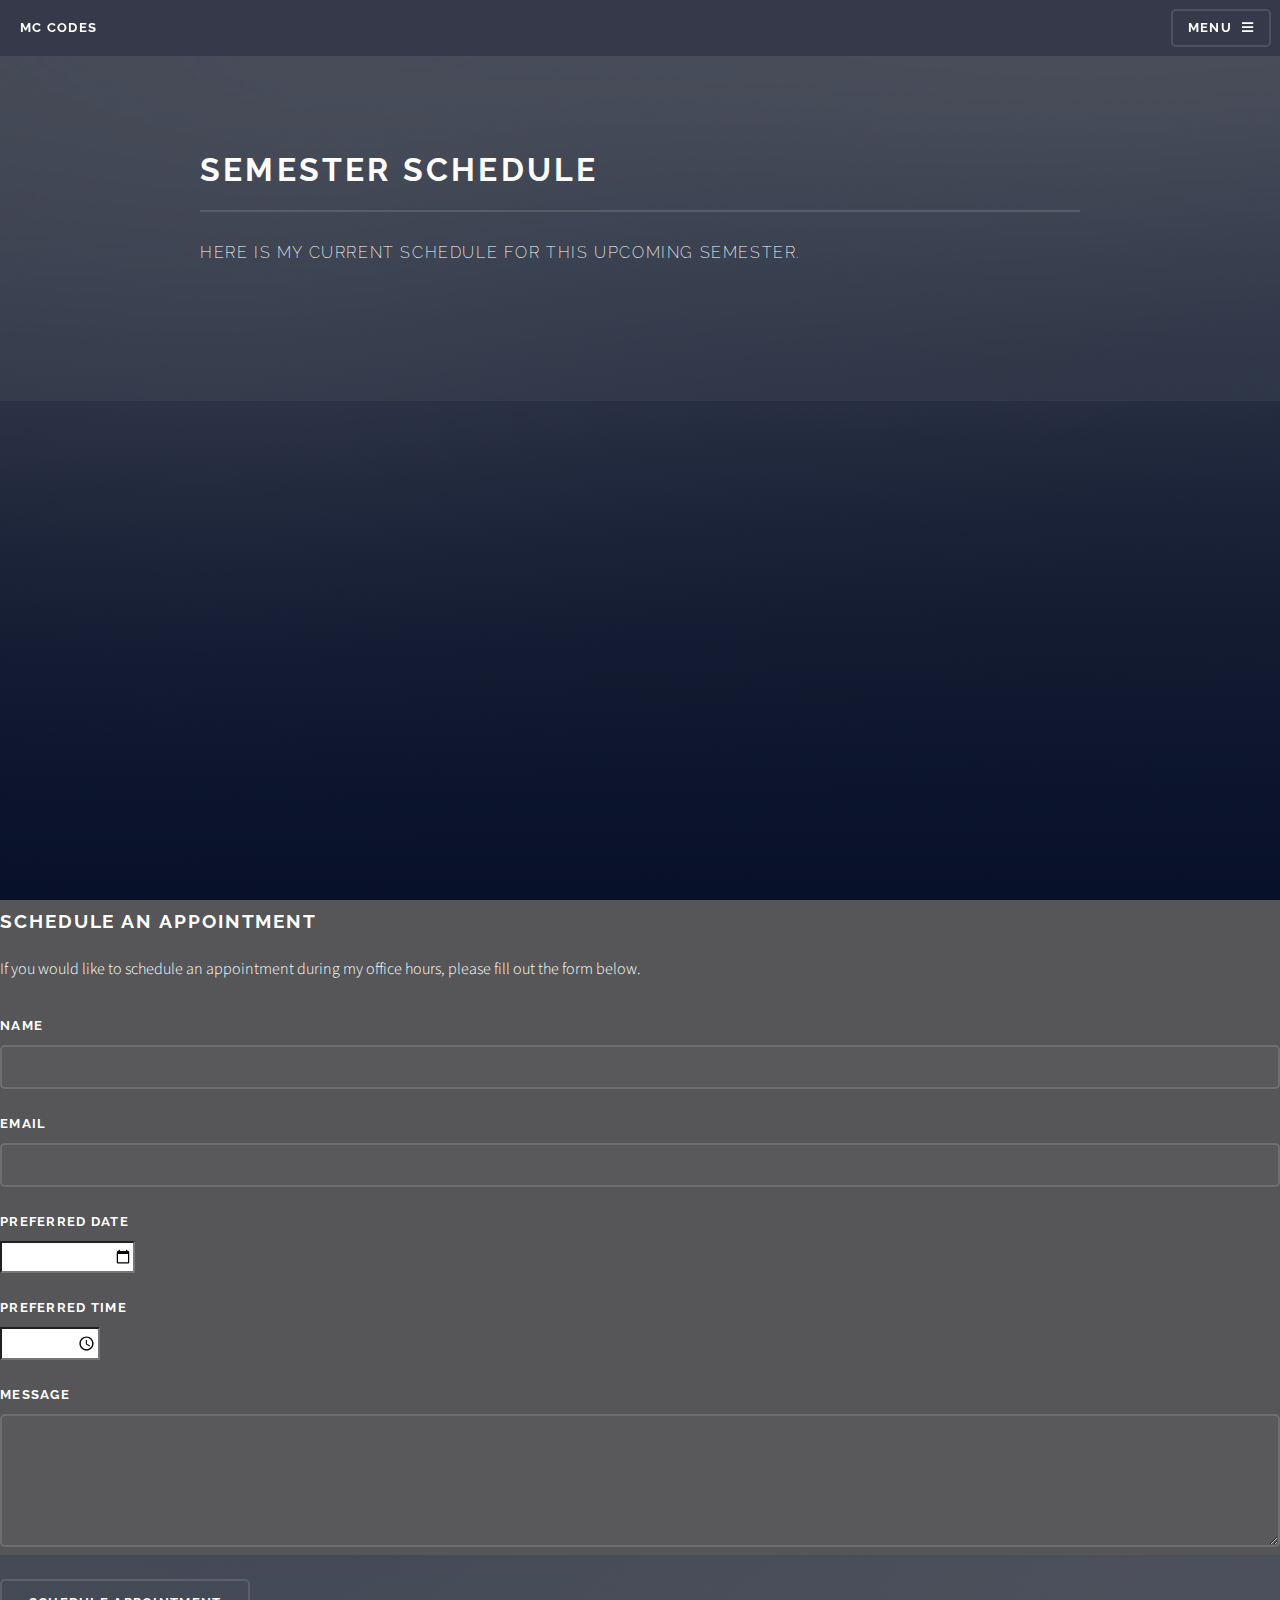
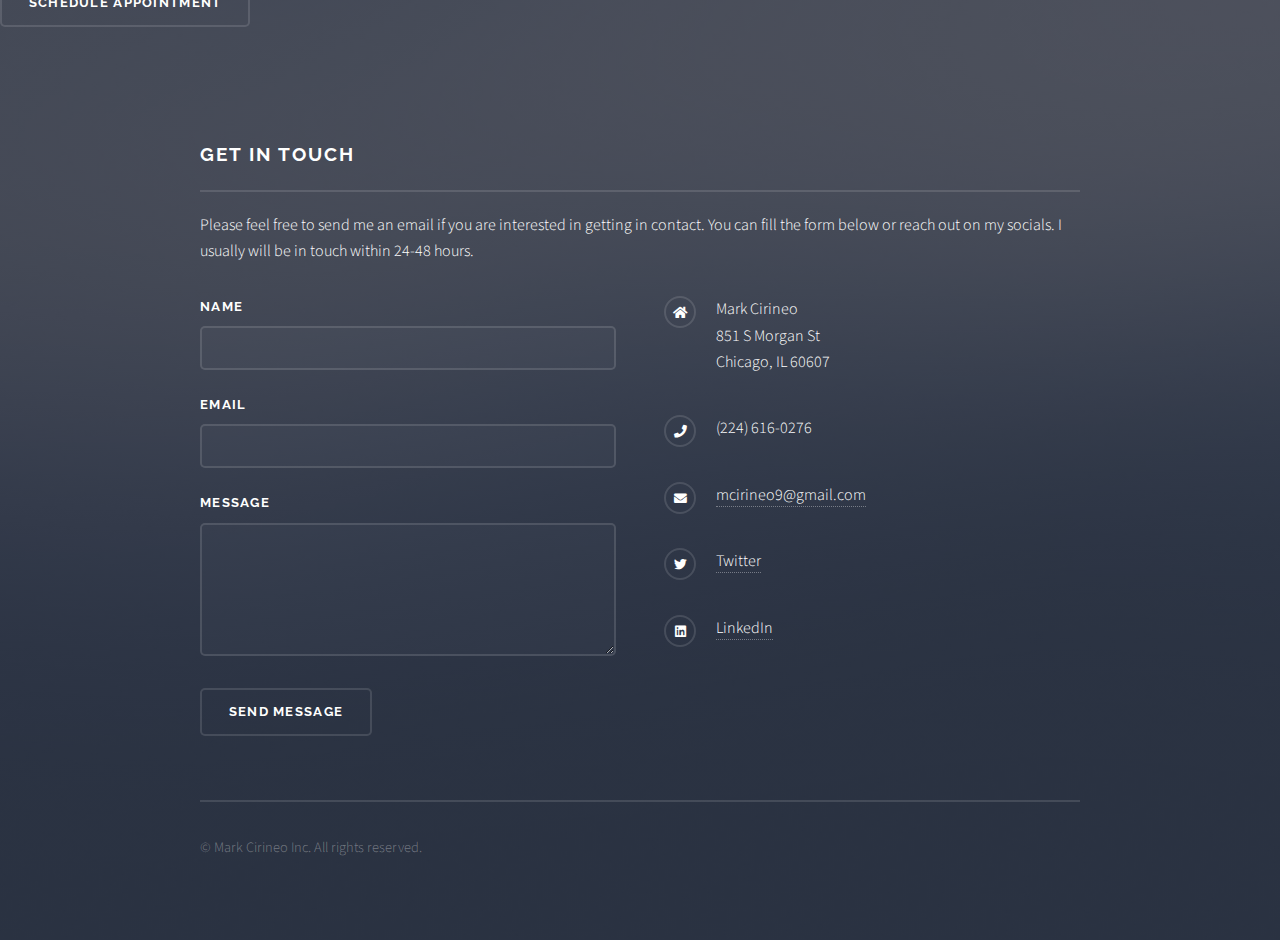
<file: schedule.html>
<!DOCTYPE HTML>
<!--
	Solid State by HTML5 UP
	html5up.net | @ajlkn
	Free for personal and commercial use under the CCA 3.0 license (html5up.net/license)
-->
<html>
	<head>
		<title>Blog - MC Codes</title>
		<meta charset="utf-8" />
		<meta name="viewport" content="width=device-width, initial-scale=1, user-scalable=no" />
		<link rel="stylesheet" href="assets/css/main.css" />
		<noscript><link rel="stylesheet" href="assets/css/noscript.css" /></noscript>
	</head>
	<body class="is-preload">

		<!-- Page Wrapper -->
			<div id="page-wrapper">

				<!-- Header -->
					<header id="header">
						<h1><a href="index.html">MC Codes</a></h1>
						<nav>
							<a href="#menu">Menu</a>
						</nav>
					</header>

				<!-- Menu -->
					<nav id="menu">
						<div class="inner">
							<h2>Menu</h2>
							<ul class="links">
								<li><a href="index.html">Home</a></li>
								<li><a href="blog.html">Blog</a></li>
								<li><a href="resume.html">Resume</a></li>
							</ul>
							<a href="#" class="close">Close</a>
						</div>
					</nav>

				<!-- Wrapper -->
					<section id="wrapper">
						<header>
							<div class="inner">
								<h2>Semester Schedule</h2>
								<p>Here is my current schedule for this upcoming semester.</p>
							</div>
						</header>

						
				<!-- Schedule Section -->
					<section id="schedule">
						<header>
							<div class="inner">
								
								<iframe src="https://docs.google.com/spreadsheets/d/1Lrbj90O2zfE3L3wxGCIdcuxODq-sq2II11n4gmkS5Yg/edit?usp=sharing" width="100%" height="600"></iframe>
							</div>
						</header>
					</section>

				<!-- Appointment Section -->
					<section id="appointment">
						<div class="inner">
							<h2>Schedule an Appointment</h2>
							<p>If you would like to schedule an appointment during my office hours, please fill out the form below.</p>
							<form action="https://api.web3forms.com/submit" method="POST">
								<!-- Replace with your Access Key -->
								<input type="hidden" name="access_key" value="67d629e8-ddf0-4bbd-a455-33557e87aaec">
								
								<!-- Form Inputs. Each input must have a name="" attribute -->
								<div class="fields">
									<div class="field">
										<label for="name">Name</label>
										<input type="text" name="name" id="name" required />
									</div>
									<div class="field">
										<label for="email">Email</label>
										<input type="email" name="email" id="email" required />
									</div>
									<div class="field">
										<label for="date">Preferred Date</label>
										<input type="date" name="date" id="date" required />
									</div>
									<div class="field">
										<label for="time">Preferred Time</label>
										<input type="time" name="time" id="time" required />
									</div>
									<div class="field">
										<label for="message">Message</label>
										<textarea name="message" id="message" rows="4" required></textarea>
									</div>
								</div>
								
								<!-- Honeypot Spam Protection -->
								<input type="checkbox" name="botcheck" class="hidden" style="display: none;">
								
								<!-- Custom Confirmation / Success Page -->
								<input type="hidden" name="redirect" value="thank_you.html">
								
								<ul class="actions">
									<li><button type="submit">Schedule Appointment</button></li>
								</ul>
							</form>
						</div>
					</section>

				<!-- Footer -->
				<section id="footer">
					<div class="inner">
						<h2 class="major">Get in touch</h2>
						<p>Please feel free to send me an email if you are interested in getting in contact. You can fill the form below or reach out on my socials. I usually will be in touch within 24-48 hours.</p>
						<form action="https://api.web3forms.com/submit" method="POST">
							<!-- Replace with your Access Key -->
							<input type="hidden" name="access_key" value="f0794fae-7455-47ea-a71d-d47d766c3b47">

							<!-- Form Inputs. Each input must have a name="" attribute -->
							<div class="fields">
								<div class="field">
									<label for="name">Name</label>
									<input type="text" name="name" id="name" required />
								</div>
								<div class="field">
									<label for="email">Email</label>
									<input type="email" name="email" id="email" required />
								</div>
								<div class="field">
									<label for="message">Message</label>
									<textarea name="message" id="message" rows="4" required></textarea>
								</div>
							</div>

							<!-- Honeypot Spam Protection -->
							<input type="checkbox" name="botcheck" class="hidden" style="display: none;">

							<!-- Custom Confirmation / Success Page -->
							<input type="hidden" name="redirect" value="thank_you.html">

							<ul class="actions">
								<li><button type="submit">Send Message</button></li>
							</ul>
						</form>

						<ul class="contact">
							<li class="icon solid fa-home">
								Mark Cirineo<br />
								851 S Morgan St<br />
								Chicago, IL 60607
							</li>
							<li class="icon solid fa-phone">(224) 616-0276</li>
							<li class="icon solid fa-envelope"><a href="mailto:mcirineo9@gmail.com">mcirineo9@gmail.com</a></li>
							<li class="icon brands fa-twitter"><a href="https://twitter.com/mcirineo9">Twitter</a></li>
							<li class="icon brands fa-linkedin"><a href="https://www.linkedin.com/in/mark-cirineo-65248b175">LinkedIn</a></li>
						</ul>
						<ul class="copyright">
							<li>&copy; Mark Cirineo Inc. All rights reserved.</li>
						</ul>
					</div>
				</section>

			</div>
		<!-- Scripts -->
			<script src="assets/js/jquery.min.js"></script>
			<script src="assets/js/jquery.scrollex.min.js"></script>
			<script src="assets/js/browser.min.js"></script>
			<script src="assets/js/breakpoints.min.js"></script>
			<script src="assets/js/util.js"></script>
			<script src="assets/js/main.js"></script>

	</body>
</html>
</file>
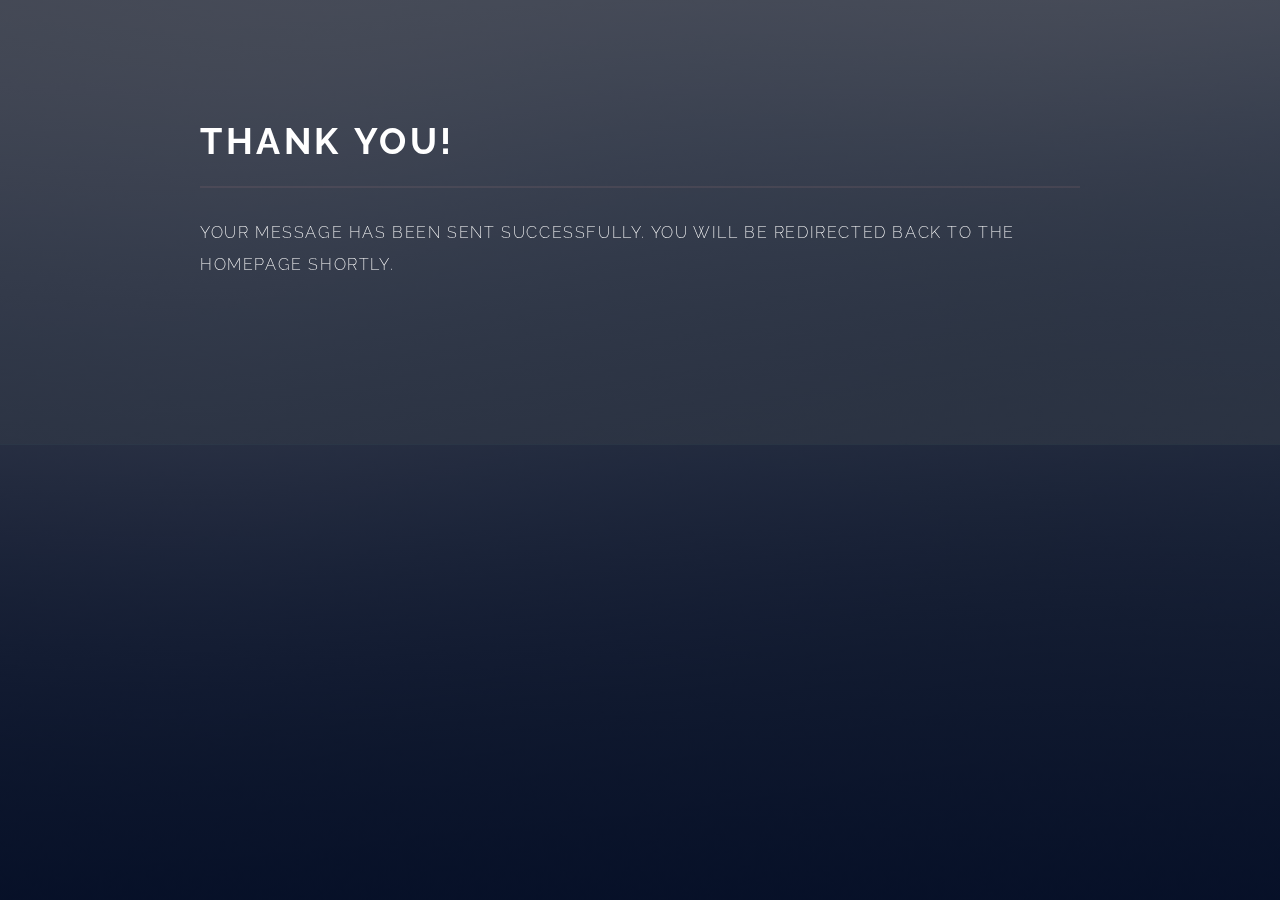
<file: thank_you.html>
<!DOCTYPE HTML>
<html>
<head>
    <title>Thank You</title>
    <meta charset="utf-8" />
    <meta name="viewport" content="width=device-width, initial-scale=1, user-scalable=no" />
    <link rel="stylesheet" href="assets/css/main.css" />
    <meta http-equiv="refresh" content="5;url=index.html" />
</head>
<body>
    <section id="banner">
        <div class="inner">
            <h2>Thank You!</h2>
            <p>Your message has been sent successfully. You will be redirected back to the homepage shortly.</p>
        </div>
    </section>
</body>
</html>
</file>
<file: assets/css/noscript.css>
/*
	Solid State by HTML5 UP
	html5up.net | @ajlkn
	Free for personal and commercial use under the CCA 3.0 license (html5up.net/license)
*/

/* Banner */

	body.is-preload #banner .logo {
		-moz-transform: none;
		-webkit-transform: none;
		-ms-transform: none;
		transform: none;
		opacity: 1;
	}

	body.is-preload #banner h2 {
		opacity: 1;
		-moz-transform: none;
		-webkit-transform: none;
		-ms-transform: none;
		transform: none;
		-moz-filter: none;
		-webkit-filter: none;
		-ms-filter: none;
		filter: none;
	}

	body.is-preload #banner p {
		opacity: 01;
		-moz-transform: none;
		-webkit-transform: none;
		-ms-transform: none;
		transform: none;
		-moz-filter: none;
		-webkit-filter: none;
		-ms-filter: none;
		filter: none;
	}
</file>
<file: assets/css/main.css>
@import url(fontawesome-all.min.css);
@import url("https://fonts.googleapis.com/css?family=Raleway:200,700|Source+Sans+Pro:300,600,300italic,600italic");

/*
	Solid State by HTML5 UP
	html5up.net | @ajlkn
	Free for personal and commercial use under the CCA 3.0 license (html5up.net/license)
*/

html, body, div, span, applet, object,
iframe, h1, h2, h3, h4, h5, h6, p, blockquote,
pre, a, abbr, acronym, address, big, cite,
code, del, dfn, em, img, ins, kbd, q, s, samp,
small, strike, strong, sub, sup, tt, var, b,
u, i, center, dl, dt, dd, ol, ul, li, fieldset,
form, label, legend, table, caption, tbody,
tfoot, thead, tr, th, td, article, aside,
canvas, details, embed, figure, figcaption,
footer, header, hgroup, menu, nav, output, ruby,
section, summary, time, mark, audio, video {
	margin: 0;
	padding: 0;
	border: 0;
	font-size: 100%;
	font: inherit;
	vertical-align: baseline;}

article, aside, details, figcaption, figure,
footer, header, hgroup, menu, nav, section {
	display: block;}

body {
	line-height: 1;
}

ol, ul {
	list-style: none;
}

blockquote, q {
	quotes: none;
}

	blockquote:before, blockquote:after, q:before, q:after {
		content: '';
		content: none;
	}

table {
	border-collapse: collapse;
	border-spacing: 0;
}

body {
	-webkit-text-size-adjust: none;
}

mark {
	background-color: transparent;
	color: inherit;
}

input::-moz-focus-inner {
	border: 0;
	padding: 0;
}

input, select, textarea {
	-moz-appearance: none;
	-webkit-appearance: none;
	-ms-appearance: none;
	appearance: none;
}

/* Basic */

	@-ms-viewport {
		width: device-width;
	}

	body {
		-ms-overflow-style: autohiding-scrollbar;
	}

	@media screen and (max-width: 480px) {

		html, body {
			min-width: 320px;
		}

	}

	html {
		box-sizing: border-box;
	}

	*, *:before, *:after {
		box-sizing: inherit;
	}

	body {
		background-color: #565658;
		background-image: linear-gradient(to top, rgba(2, 7, 33, 0.8), rgba(46, 49, 65, 0.8)), url("../../images/bg.jpg");
		background-size: auto,
 cover;
		background-attachment: fixed,
 fixed;
		background-position: center,
 center;
	}

		body.is-preload *, body.is-preload *:before, body.is-preload *:after {
			-moz-animation: none !important;
			-webkit-animation: none !important;
			-ms-animation: none !important;
			animation: none !important;
			-moz-transition: none !important;
			-webkit-transition: none !important;
			-ms-transition: none !important;
			transition: none !important;
		}

/* Type */

	body, input, select, textarea {
		color: #ffffff;
		font-family: "Source Sans Pro", Helvetica, sans-serif;
		font-size: 16.5pt;
		font-weight: 300;
		line-height: 1.65;
	}

		@media screen and (max-width: 1680px) {

			body, input, select, textarea {
				font-size: 13pt;
			}

		}

		@media screen and (max-width: 1280px) {

			body, input, select, textarea {
				font-size: 12pt;
			}

		}

		@media screen and (max-width: 980px) {

			body, input, select, textarea {
				font-size: 12pt;
			}

		}

		@media screen and (max-width: 736px) {

			body, input, select, textarea {
				font-size: 12pt;
			}

		}

		@media screen and (max-width: 480px) {

			body, input, select, textarea {
				font-size: 12pt;
			}

		}

	a {
		-moz-transition: color 0.2s ease-in-out, border-bottom-color 0.2s ease-in-out;
		-webkit-transition: color 0.2s ease-in-out, border-bottom-color 0.2s ease-in-out;
		-ms-transition: color 0.2s ease-in-out, border-bottom-color 0.2s ease-in-out;
		transition: color 0.2s ease-in-out, border-bottom-color 0.2s ease-in-out;
		border-bottom: dotted 1px rgba(255, 255, 255, 0.35);
		color: #ffffff;
		text-decoration: none;
	}

		a:hover {
			border-bottom-color: transparent;
			color: #ffffff !important;
		}

		a.special:not(.button) {
			text-decoration: none;
			border-bottom: 0;
			display: block;
			font-family: Raleway, Helvetica, sans-serif;
			font-size: 0.8em;
			font-weight: 700;
			letter-spacing: 0.1em;
			margin: 0 0 2em 0;
			text-transform: uppercase;
		}

			a.special:not(.button):before {
				-moz-osx-font-smoothing: grayscale;
				-webkit-font-smoothing: antialiased;
				display: inline-block;
				font-style: normal;
				font-variant: normal;
				text-rendering: auto;
				line-height: 1;
				text-transform: none !important;
				font-family: 'Font Awesome 5 Free';
				font-weight: 900;
			}

			a.special:not(.button):before {
				-moz-transition: background-color 0.2s ease-in-out;
				-webkit-transition: background-color 0.2s ease-in-out;
				-ms-transition: background-color 0.2s ease-in-out;
				transition: background-color 0.2s ease-in-out;
				border-radius: 100%;
				border: solid 2px rgba(255, 255, 255, 0.125);
				content: '\f105';
				display: inline-block;
				font-size: 1.25em;
				height: 2em;
				line-height: 1.75em;
				margin-right: 0.85em;
				text-align: center;
				text-indent: 0.15em;
				vertical-align: middle;
				width: 2em;
			}

			a.special:not(.button):hover:before {
				background-color: rgba(255, 255, 255, 0.025);
			}

			a.special:not(.button):active:before {
				background-color: rgba(255, 255, 255, 0.075);
			}

	strong, b {
		color: #ffffff;
		font-weight: 600;
	}

	em, i {
		font-style: italic;
	}

	p {
		margin: 0 0 2em 0;
	}

	h1, h2, h3, h4, h5, h6 {
		color: #ffffff;
		font-family: Raleway, Helvetica, sans-serif;
		font-weight: 700;
		letter-spacing: 0.1em;
		margin: 0 0 1em 0;
		text-transform: uppercase;
	}

		h1 a, h2 a, h3 a, h4 a, h5 a, h6 a {
			color: inherit;
			text-decoration: none;
			border-bottom: 0;
		}

		h1 span, h2 span, h3 span, h4 span, h5 span, h6 span {
			font-weight: 200;
		}

		h1.major, h2.major, h3.major, h4.major, h5.major, h6.major {
			padding-bottom: 1em;
			border-bottom: solid 2px rgba(255, 255, 255, 0.125);
		}

	h2 {
		font-size: 1.2em;
	}

	h3 {
		font-size: 0.9em;
	}

	h4 {
		font-size: 0.7em;
	}

	h5 {
		font-size: 0.7em;
	}

	h6 {
		font-size: 0.7em;
	}

	@media screen and (max-width: 736px) {

		h2 {
			font-size: 1em;
		}

		h3 {
			font-size: 0.8em;
		}

	}

	sub {
		font-size: 0.8em;
		position: relative;
		top: 0.5em;
	}

	sup {
		font-size: 0.8em;
		position: relative;
		top: -0.5em;
	}

	blockquote {
		border-left: solid 4px rgba(255, 255, 255, 0.125);
		font-style: italic;
		margin: 0 0 2em 0;
		padding: 0.5em 0 0.5em 2em;
	}

	code {
		background: rgba(255, 255, 255, 0.025);
		border-radius: 5px;
		border: solid 2px rgba(255, 255, 255, 0.125);
		font-family: "Courier New", monospace;
		font-size: 0.9em;
		margin: 0 0.25em;
		padding: 0.25em 0.65em;
	}

	pre {
		-webkit-overflow-scrolling: touch;
		font-family: "Courier New", monospace;
		font-size: 0.9em;
		margin: 0 0 2em 0;
	}

		pre code {
			display: block;
			line-height: 1.75em;
			padding: 1em 1.5em;
			overflow-x: auto;
		}

	hr {
		border: 0;
		border-bottom: solid 2px rgba(255, 255, 255, 0.125);
		margin: 2.5em 0;
	}

		hr.major {
			margin: 4em 0;
		}

	.align-left {
		text-align: left;
	}

	.align-center {
		text-align: center;
	}

	.align-right {
		text-align: right;
	}

/* Row */

	.row {
		display: flex;
		flex-wrap: wrap;
		box-sizing: border-box;
		align-items: stretch;
	}

		.row > * {
			box-sizing: border-box;
		}

		.row.gtr-uniform > * > :last-child {
			margin-bottom: 0;
		}

		.row.aln-left {
			justify-content: flex-start;
		}

		.row.aln-center {
			justify-content: center;
		}

		.row.aln-right {
			justify-content: flex-end;
		}

		.row.aln-top {
			align-items: flex-start;
		}

		.row.aln-middle {
			align-items: center;
		}

		.row.aln-bottom {
			align-items: flex-end;
		}

		.row > .imp {
			order: -1;
		}

		.row > .col-1 {
			width: 8.33333%;
		}

		.row > .off-1 {
			margin-left: 8.33333%;
		}

		.row > .col-2 {
			width: 16.66667%;
		}

		.row > .off-2 {
			margin-left: 16.66667%;
		}

		.row > .col-3 {
			width: 25%;
		}

		.row > .off-3 {
			margin-left: 25%;
		}

		.row > .col-4 {
			width: 33.33333%;
		}

		.row > .off-4 {
			margin-left: 33.33333%;
		}

		.row > .col-5 {
			width: 41.66667%;
		}

		.row > .off-5 {
			margin-left: 41.66667%;
		}

		.row > .col-6 {
			width: 50%;
		}

		.row > .off-6 {
			margin-left: 50%;
		}

		.row > .col-7 {
			width: 58.33333%;
		}

		.row > .off-7 {
			margin-left: 58.33333%;
		}

		.row > .col-8 {
			width: 66.66667%;
		}

		.row > .off-8 {
			margin-left: 66.66667%;
		}

		.row > .col-9 {
			width: 75%;
		}

		.row > .off-9 {
			margin-left: 75%;
		}

		.row > .col-10 {
			width: 83.33333%;
		}

		.row > .off-10 {
			margin-left: 83.33333%;
		}

		.row > .col-11 {
			width: 91.66667%;
		}

		.row > .off-11 {
			margin-left: 91.66667%;
		}

		.row > .col-12 {
			width: 100%;
		}

		.row > .off-12 {
			margin-left: 100%;
		}

		.row.gtr-0 {
			margin-top: 0;
			margin-left: 0em;
		}

			.row.gtr-0 > * {
				padding: 0 0 0 0em;
			}

			.row.gtr-0.gtr-uniform {
				margin-top: 0em;
			}

				.row.gtr-0.gtr-uniform > * {
					padding-top: 0em;
				}

		.row.gtr-25 {
			margin-top: 0;
			margin-left: -0.4375em;
		}

			.row.gtr-25 > * {
				padding: 0 0 0 0.4375em;
			}

			.row.gtr-25.gtr-uniform {
				margin-top: -0.4375em;
			}

				.row.gtr-25.gtr-uniform > * {
					padding-top: 0.4375em;
				}

		.row.gtr-50 {
			margin-top: 0;
			margin-left: -0.875em;
		}

			.row.gtr-50 > * {
				padding: 0 0 0 0.875em;
			}

			.row.gtr-50.gtr-uniform {
				margin-top: -0.875em;
			}

				.row.gtr-50.gtr-uniform > * {
					padding-top: 0.875em;
				}

		.row {
			margin-top: 0;
			margin-left: -1.75em;
		}

			.row > * {
				padding: 0 0 0 1.75em;
			}

			.row.gtr-uniform {
				margin-top: -1.75em;
			}

				.row.gtr-uniform > * {
					padding-top: 1.75em;
				}

		.row.gtr-150 {
			margin-top: 0;
			margin-left: -2.625em;
		}

			.row.gtr-150 > * {
				padding: 0 0 0 2.625em;
			}

			.row.gtr-150.gtr-uniform {
				margin-top: -2.625em;
			}

				.row.gtr-150.gtr-uniform > * {
					padding-top: 2.625em;
				}

		.row.gtr-200 {
			margin-top: 0;
			margin-left: -3.5em;
		}

			.row.gtr-200 > * {
				padding: 0 0 0 3.5em;
			}

			.row.gtr-200.gtr-uniform {
				margin-top: -3.5em;
			}

				.row.gtr-200.gtr-uniform > * {
					padding-top: 3.5em;
				}

		@media screen and (max-width: 1680px) {

			.row {
				display: flex;
				flex-wrap: wrap;
				box-sizing: border-box;
				align-items: stretch;
			}

				.row > * {
					box-sizing: border-box;
				}

				.row.gtr-uniform > * > :last-child {
					margin-bottom: 0;
				}

				.row.aln-left {
					justify-content: flex-start;
				}

				.row.aln-center {
					justify-content: center;
				}

				.row.aln-right {
					justify-content: flex-end;
				}

				.row.aln-top {
					align-items: flex-start;
				}

				.row.aln-middle {
					align-items: center;
				}

				.row.aln-bottom {
					align-items: flex-end;
				}

				.row > .imp-xlarge {
					order: -1;
				}

				.row > .col-1-xlarge {
					width: 8.33333%;
				}

				.row > .off-1-xlarge {
					margin-left: 8.33333%;
				}

				.row > .col-2-xlarge {
					width: 16.66667%;
				}

				.row > .off-2-xlarge {
					margin-left: 16.66667%;
				}

				.row > .col-3-xlarge {
					width: 25%;
				}

				.row > .off-3-xlarge {
					margin-left: 25%;
				}

				.row > .col-4-xlarge {
					width: 33.33333%;
				}

				.row > .off-4-xlarge {
					margin-left: 33.33333%;
				}

				.row > .col-5-xlarge {
					width: 41.66667%;
				}

				.row > .off-5-xlarge {
					margin-left: 41.66667%;
				}

				.row > .col-6-xlarge {
					width: 50%;
				}

				.row > .off-6-xlarge {
					margin-left: 50%;
				}

				.row > .col-7-xlarge {
					width: 58.33333%;
				}

				.row > .off-7-xlarge {
					margin-left: 58.33333%;
				}

				.row > .col-8-xlarge {
					width: 66.66667%;
				}

				.row > .off-8-xlarge {
					margin-left: 66.66667%;
				}

				.row > .col-9-xlarge {
					width: 75%;
				}

				.row > .off-9-xlarge {
					margin-left: 75%;
				}

				.row > .col-10-xlarge {
					width: 83.33333%;
				}

				.row > .off-10-xlarge {
					margin-left: 83.33333%;
				}

				.row > .col-11-xlarge {
					width: 91.66667%;
				}

				.row > .off-11-xlarge {
					margin-left: 91.66667%;
				}

				.row > .col-12-xlarge {
					width: 100%;
				}

				.row > .off-12-xlarge {
					margin-left: 100%;
				}

				.row.gtr-0 {
					margin-top: 0;
					margin-left: 0em;
				}

					.row.gtr-0 > * {
						padding: 0 0 0 0em;
					}

					.row.gtr-0.gtr-uniform {
						margin-top: 0em;
					}

						.row.gtr-0.gtr-uniform > * {
							padding-top: 0em;
						}

				.row.gtr-25 {
					margin-top: 0;
					margin-left: -0.4375em;
				}

					.row.gtr-25 > * {
						padding: 0 0 0 0.4375em;
					}

					.row.gtr-25.gtr-uniform {
						margin-top: -0.4375em;
					}

						.row.gtr-25.gtr-uniform > * {
							padding-top: 0.4375em;
						}

				.row.gtr-50 {
					margin-top: 0;
					margin-left: -0.875em;
				}

					.row.gtr-50 > * {
						padding: 0 0 0 0.875em;
					}

					.row.gtr-50.gtr-uniform {
						margin-top: -0.875em;
					}

						.row.gtr-50.gtr-uniform > * {
							padding-top: 0.875em;
						}

				.row {
					margin-top: 0;
					margin-left: -1.75em;
				}

					.row > * {
						padding: 0 0 0 1.75em;
					}

					.row.gtr-uniform {
						margin-top: -1.75em;
					}

						.row.gtr-uniform > * {
							padding-top: 1.75em;
						}

				.row.gtr-150 {
					margin-top: 0;
					margin-left: -2.625em;
				}

					.row.gtr-150 > * {
						padding: 0 0 0 2.625em;
					}

					.row.gtr-150.gtr-uniform {
						margin-top: -2.625em;
					}

						.row.gtr-150.gtr-uniform > * {
							padding-top: 2.625em;
						}

				.row.gtr-200 {
					margin-top: 0;
					margin-left: -3.5em;
				}

					.row.gtr-200 > * {
						padding: 0 0 0 3.5em;
					}

					.row.gtr-200.gtr-uniform {
						margin-top: -3.5em;
					}

						.row.gtr-200.gtr-uniform > * {
							padding-top: 3.5em;
						}

		}

		@media screen and (max-width: 1280px) {

			.row {
				display: flex;
				flex-wrap: wrap;
				box-sizing: border-box;
				align-items: stretch;
			}

				.row > * {
					box-sizing: border-box;
				}

				.row.gtr-uniform > * > :last-child {
					margin-bottom: 0;
				}

				.row.aln-left {
					justify-content: flex-start;
				}

				.row.aln-center {
					justify-content: center;
				}

				.row.aln-right {
					justify-content: flex-end;
				}

				.row.aln-top {
					align-items: flex-start;
				}

				.row.aln-middle {
					align-items: center;
				}

				.row.aln-bottom {
					align-items: flex-end;
				}

				.row > .imp-large {
					order: -1;
				}

				.row > .col-1-large {
					width: 8.33333%;
				}

				.row > .off-1-large {
					margin-left: 8.33333%;
				}

				.row > .col-2-large {
					width: 16.66667%;
				}

				.row > .off-2-large {
					margin-left: 16.66667%;
				}

				.row > .col-3-large {
					width: 25%;
				}

				.row > .off-3-large {
					margin-left: 25%;
				}

				.row > .col-4-large {
					width: 33.33333%;
				}

				.row > .off-4-large {
					margin-left: 33.33333%;
				}

				.row > .col-5-large {
					width: 41.66667%;
				}

				.row > .off-5-large {
					margin-left: 41.66667%;
				}

				.row > .col-6-large {
					width: 50%;
				}

				.row > .off-6-large {
					margin-left: 50%;
				}

				.row > .col-7-large {
					width: 58.33333%;
				}

				.row > .off-7-large {
					margin-left: 58.33333%;
				}

				.row > .col-8-large {
					width: 66.66667%;
				}

				.row > .off-8-large {
					margin-left: 66.66667%;
				}

				.row > .col-9-large {
					width: 75%;
				}

				.row > .off-9-large {
					margin-left: 75%;
				}

				.row > .col-10-large {
					width: 83.33333%;
				}

				.row > .off-10-large {
					margin-left: 83.33333%;
				}

				.row > .col-11-large {
					width: 91.66667%;
				}

				.row > .off-11-large {
					margin-left: 91.66667%;
				}

				.row > .col-12-large {
					width: 100%;
				}

				.row > .off-12-large {
					margin-left: 100%;
				}

				.row.gtr-0 {
					margin-top: 0;
					margin-left: 0em;
				}

					.row.gtr-0 > * {
						padding: 0 0 0 0em;
					}

					.row.gtr-0.gtr-uniform {
						margin-top: 0em;
					}

						.row.gtr-0.gtr-uniform > * {
							padding-top: 0em;
						}

				.row.gtr-25 {
					margin-top: 0;
					margin-left: -0.4375em;
				}

					.row.gtr-25 > * {
						padding: 0 0 0 0.4375em;
					}

					.row.gtr-25.gtr-uniform {
						margin-top: -0.4375em;
					}

						.row.gtr-25.gtr-uniform > * {
							padding-top: 0.4375em;
						}

				.row.gtr-50 {
					margin-top: 0;
					margin-left: -0.875em;
				}

					.row.gtr-50 > * {
						padding: 0 0 0 0.875em;
					}

					.row.gtr-50.gtr-uniform {
						margin-top: -0.875em;
					}

						.row.gtr-50.gtr-uniform > * {
							padding-top: 0.875em;
						}

				.row {
					margin-top: 0;
					margin-left: -1.75em;
				}

					.row > * {
						padding: 0 0 0 1.75em;
					}

					.row.gtr-uniform {
						margin-top: -1.75em;
					}

						.row.gtr-uniform > * {
							padding-top: 1.75em;
						}

				.row.gtr-150 {
					margin-top: 0;
					margin-left: -2.625em;
				}

					.row.gtr-150 > * {
						padding: 0 0 0 2.625em;
					}

					.row.gtr-150.gtr-uniform {
						margin-top: -2.625em;
					}

						.row.gtr-150.gtr-uniform > * {
							padding-top: 2.625em;
						}

				.row.gtr-200 {
					margin-top: 0;
					margin-left: -3.5em;
				}

					.row.gtr-200 > * {
						padding: 0 0 0 3.5em;
					}

					.row.gtr-200.gtr-uniform {
						margin-top: -3.5em;
					}

						.row.gtr-200.gtr-uniform > * {
							padding-top: 3.5em;
						}

		}

		@media screen and (max-width: 980px) {

			.row {
				display: flex;
				flex-wrap: wrap;
				box-sizing: border-box;
				align-items: stretch;
			}

				.row > * {
					box-sizing: border-box;
				}

				.row.gtr-uniform > * > :last-child {
					margin-bottom: 0;
				}

				.row.aln-left {
					justify-content: flex-start;
				}

				.row.aln-center {
					justify-content: center;
				}

				.row.aln-right {
					justify-content: flex-end;
				}

				.row.aln-top {
					align-items: flex-start;
				}

				.row.aln-middle {
					align-items: center;
				}

				.row.aln-bottom {
					align-items: flex-end;
				}

				.row > .imp-medium {
					order: -1;
				}

				.row > .col-1-medium {
					width: 8.33333%;
				}

				.row > .off-1-medium {
					margin-left: 8.33333%;
				}

				.row > .col-2-medium {
					width: 16.66667%;
				}

				.row > .off-2-medium {
					margin-left: 16.66667%;
				}

				.row > .col-3-medium {
					width: 25%;
				}

				.row > .off-3-medium {
					margin-left: 25%;
				}

				.row > .col-4-medium {
					width: 33.33333%;
				}

				.row > .off-4-medium {
					margin-left: 33.33333%;
				}

				.row > .col-5-medium {
					width: 41.66667%;
				}

				.row > .off-5-medium {
					margin-left: 41.66667%;
				}

				.row > .col-6-medium {
					width: 50%;
				}

				.row > .off-6-medium {
					margin-left: 50%;
				}

				.row > .col-7-medium {
					width: 58.33333%;
				}

				.row > .off-7-medium {
					margin-left: 58.33333%;
				}

				.row > .col-8-medium {
					width: 66.66667%;
				}

				.row > .off-8-medium {
					margin-left: 66.66667%;
				}

				.row > .col-9-medium {
					width: 75%;
				}

				.row > .off-9-medium {
					margin-left: 75%;
				}

				.row > .col-10-medium {
					width: 83.33333%;
				}

				.row > .off-10-medium {
					margin-left: 83.33333%;
				}

				.row > .col-11-medium {
					width: 91.66667%;
				}

				.row > .off-11-medium {
					margin-left: 91.66667%;
				}

				.row > .col-12-medium {
					width: 100%;
				}

				.row > .off-12-medium {
					margin-left: 100%;
				}

				.row.gtr-0 {
					margin-top: 0;
					margin-left: 0em;
				}

					.row.gtr-0 > * {
						padding: 0 0 0 0em;
					}

					.row.gtr-0.gtr-uniform {
						margin-top: 0em;
					}

						.row.gtr-0.gtr-uniform > * {
							padding-top: 0em;
						}

				.row.gtr-25 {
					margin-top: 0;
					margin-left: -0.4375em;
				}

					.row.gtr-25 > * {
						padding: 0 0 0 0.4375em;
					}

					.row.gtr-25.gtr-uniform {
						margin-top: -0.4375em;
					}

						.row.gtr-25.gtr-uniform > * {
							padding-top: 0.4375em;
						}

				.row.gtr-50 {
					margin-top: 0;
					margin-left: -0.875em;
				}

					.row.gtr-50 > * {
						padding: 0 0 0 0.875em;
					}

					.row.gtr-50.gtr-uniform {
						margin-top: -0.875em;
					}

						.row.gtr-50.gtr-uniform > * {
							padding-top: 0.875em;
						}

				.row {
					margin-top: 0;
					margin-left: -1.75em;
				}

					.row > * {
						padding: 0 0 0 1.75em;
					}

					.row.gtr-uniform {
						margin-top: -1.75em;
					}

						.row.gtr-uniform > * {
							padding-top: 1.75em;
						}

				.row.gtr-150 {
					margin-top: 0;
					margin-left: -2.625em;
				}

					.row.gtr-150 > * {
						padding: 0 0 0 2.625em;
					}

					.row.gtr-150.gtr-uniform {
						margin-top: -2.625em;
					}

						.row.gtr-150.gtr-uniform > * {
							padding-top: 2.625em;
						}

				.row.gtr-200 {
					margin-top: 0;
					margin-left: -3.5em;
				}

					.row.gtr-200 > * {
						padding: 0 0 0 3.5em;
					}

					.row.gtr-200.gtr-uniform {
						margin-top: -3.5em;
					}

						.row.gtr-200.gtr-uniform > * {
							padding-top: 3.5em;
						}

		}

		@media screen and (max-width: 736px) {

			.row {
				display: flex;
				flex-wrap: wrap;
				box-sizing: border-box;
				align-items: stretch;
			}

				.row > * {
					box-sizing: border-box;
				}

				.row.gtr-uniform > * > :last-child {
					margin-bottom: 0;
				}

				.row.aln-left {
					justify-content: flex-start;
				}

				.row.aln-center {
					justify-content: center;
				}

				.row.aln-right {
					justify-content: flex-end;
				}

				.row.aln-top {
					align-items: flex-start;
				}

				.row.aln-middle {
					align-items: center;
				}

				.row.aln-bottom {
					align-items: flex-end;
				}

				.row > .imp-small {
					order: -1;
				}

				.row > .col-1-small {
					width: 8.33333%;
				}

				.row > .off-1-small {
					margin-left: 8.33333%;
				}

				.row > .col-2-small {
					width: 16.66667%;
				}

				.row > .off-2-small {
					margin-left: 16.66667%;
				}

				.row > .col-3-small {
					width: 25%;
				}

				.row > .off-3-small {
					margin-left: 25%;
				}

				.row > .col-4-small {
					width: 33.33333%;
				}

				.row > .off-4-small {
					margin-left: 33.33333%;
				}

				.row > .col-5-small {
					width: 41.66667%;
				}

				.row > .off-5-small {
					margin-left: 41.66667%;
				}

				.row > .col-6-small {
					width: 50%;
				}

				.row > .off-6-small {
					margin-left: 50%;
				}

				.row > .col-7-small {
					width: 58.33333%;
				}

				.row > .off-7-small {
					margin-left: 58.33333%;
				}

				.row > .col-8-small {
					width: 66.66667%;
				}

				.row > .off-8-small {
					margin-left: 66.66667%;
				}

				.row > .col-9-small {
					width: 75%;
				}

				.row > .off-9-small {
					margin-left: 75%;
				}

				.row > .col-10-small {
					width: 83.33333%;
				}

				.row > .off-10-small {
					margin-left: 83.33333%;
				}

				.row > .col-11-small {
					width: 91.66667%;
				}

				.row > .off-11-small {
					margin-left: 91.66667%;
				}

				.row > .col-12-small {
					width: 100%;
				}

				.row > .off-12-small {
					margin-left: 100%;
				}

				.row.gtr-0 {
					margin-top: 0;
					margin-left: 0em;
				}

					.row.gtr-0 > * {
						padding: 0 0 0 0em;
					}

					.row.gtr-0.gtr-uniform {
						margin-top: 0em;
					}

						.row.gtr-0.gtr-uniform > * {
							padding-top: 0em;
						}

				.row.gtr-25 {
					margin-top: 0;
					margin-left: -0.3125em;
				}

					.row.gtr-25 > * {
						padding: 0 0 0 0.3125em;
					}

					.row.gtr-25.gtr-uniform {
						margin-top: -0.3125em;
					}

						.row.gtr-25.gtr-uniform > * {
							padding-top: 0.3125em;
						}

				.row.gtr-50 {
					margin-top: 0;
					margin-left: -0.625em;
				}

					.row.gtr-50 > * {
						padding: 0 0 0 0.625em;
					}

					.row.gtr-50.gtr-uniform {
						margin-top: -0.625em;
					}

						.row.gtr-50.gtr-uniform > * {
							padding-top: 0.625em;
						}

				.row {
					margin-top: 0;
					margin-left: -1.25em;
				}

					.row > * {
						padding: 0 0 0 1.25em;
					}

					.row.gtr-uniform {
						margin-top: -1.25em;
					}

						.row.gtr-uniform > * {
							padding-top: 1.25em;
						}

				.row.gtr-150 {
					margin-top: 0;
					margin-left: -1.875em;
				}

					.row.gtr-150 > * {
						padding: 0 0 0 1.875em;
					}

					.row.gtr-150.gtr-uniform {
						margin-top: -1.875em;
					}

						.row.gtr-150.gtr-uniform > * {
							padding-top: 1.875em;
						}

				.row.gtr-200 {
					margin-top: 0;
					margin-left: -2.5em;
				}

					.row.gtr-200 > * {
						padding: 0 0 0 2.5em;
					}

					.row.gtr-200.gtr-uniform {
						margin-top: -2.5em;
					}

						.row.gtr-200.gtr-uniform > * {
							padding-top: 2.5em;
						}

		}

		@media screen and (max-width: 480px) {

			.row {
				display: flex;
				flex-wrap: wrap;
				box-sizing: border-box;
				align-items: stretch;
			}

				.row > * {
					box-sizing: border-box;
				}

				.row.gtr-uniform > * > :last-child {
					margin-bottom: 0;
				}

				.row.aln-left {
					justify-content: flex-start;
				}

				.row.aln-center {
					justify-content: center;
				}

				.row.aln-right {
					justify-content: flex-end;
				}

				.row.aln-top {
					align-items: flex-start;
				}

				.row.aln-middle {
					align-items: center;
				}

				.row.aln-bottom {
					align-items: flex-end;
				}

				.row > .imp-xsmall {
					order: -1;
				}

				.row > .col-1-xsmall {
					width: 8.33333%;
				}

				.row > .off-1-xsmall {
					margin-left: 8.33333%;
				}

				.row > .col-2-xsmall {
					width: 16.66667%;
				}

				.row > .off-2-xsmall {
					margin-left: 16.66667%;
				}

				.row > .col-3-xsmall {
					width: 25%;
				}

				.row > .off-3-xsmall {
					margin-left: 25%;
				}

				.row > .col-4-xsmall {
					width: 33.33333%;
				}

				.row > .off-4-xsmall {
					margin-left: 33.33333%;
				}

				.row > .col-5-xsmall {
					width: 41.66667%;
				}

				.row > .off-5-xsmall {
					margin-left: 41.66667%;
				}

				.row > .col-6-xsmall {
					width: 50%;
				}

				.row > .off-6-xsmall {
					margin-left: 50%;
				}

				.row > .col-7-xsmall {
					width: 58.33333%;
				}

				.row > .off-7-xsmall {
					margin-left: 58.33333%;
				}

				.row > .col-8-xsmall {
					width: 66.66667%;
				}

				.row > .off-8-xsmall {
					margin-left: 66.66667%;
				}

				.row > .col-9-xsmall {
					width: 75%;
				}

				.row > .off-9-xsmall {
					margin-left: 75%;
				}

				.row > .col-10-xsmall {
					width: 83.33333%;
				}

				.row > .off-10-xsmall {
					margin-left: 83.33333%;
				}

				.row > .col-11-xsmall {
					width: 91.66667%;
				}

				.row > .off-11-xsmall {
					margin-left: 91.66667%;
				}

				.row > .col-12-xsmall {
					width: 100%;
				}

				.row > .off-12-xsmall {
					margin-left: 100%;
				}

				.row.gtr-0 {
					margin-top: 0;
					margin-left: 0em;
				}

					.row.gtr-0 > * {
						padding: 0 0 0 0em;
					}

					.row.gtr-0.gtr-uniform {
						margin-top: 0em;
					}

						.row.gtr-0.gtr-uniform > * {
							padding-top: 0em;
						}

				.row.gtr-25 {
					margin-top: 0;
					margin-left: -0.3125em;
				}

					.row.gtr-25 > * {
						padding: 0 0 0 0.3125em;
					}

					.row.gtr-25.gtr-uniform {
						margin-top: -0.3125em;
					}

						.row.gtr-25.gtr-uniform > * {
							padding-top: 0.3125em;
						}

				.row.gtr-50 {
					margin-top: 0;
					margin-left: -0.625em;
				}

					.row.gtr-50 > * {
						padding: 0 0 0 0.625em;
					}

					.row.gtr-50.gtr-uniform {
						margin-top: -0.625em;
					}

						.row.gtr-50.gtr-uniform > * {
							padding-top: 0.625em;
						}

				.row {
					margin-top: 0;
					margin-left: -1.25em;
				}

					.row > * {
						padding: 0 0 0 1.25em;
					}

					.row.gtr-uniform {
						margin-top: -1.25em;
					}

						.row.gtr-uniform > * {
							padding-top: 1.25em;
						}

				.row.gtr-150 {
					margin-top: 0;
					margin-left: -1.875em;
				}

					.row.gtr-150 > * {
						padding: 0 0 0 1.875em;
					}

					.row.gtr-150.gtr-uniform {
						margin-top: -1.875em;
					}

						.row.gtr-150.gtr-uniform > * {
							padding-top: 1.875em;
						}

				.row.gtr-200 {
					margin-top: 0;
					margin-left: -2.5em;
				}

					.row.gtr-200 > * {
						padding: 0 0 0 2.5em;
					}

					.row.gtr-200.gtr-uniform {
						margin-top: -2.5em;
					}

						.row.gtr-200.gtr-uniform > * {
							padding-top: 2.5em;
						}

		}

		@media screen and (max-width: 360px) {

			.row {
				display: flex;
				flex-wrap: wrap;
				box-sizing: border-box;
				align-items: stretch;
			}

				.row > * {
					box-sizing: border-box;
				}

				.row.gtr-uniform > * > :last-child {
					margin-bottom: 0;
				}

				.row.aln-left {
					justify-content: flex-start;
				}

				.row.aln-center {
					justify-content: center;
				}

				.row.aln-right {
					justify-content: flex-end;
				}

				.row.aln-top {
					align-items: flex-start;
				}

				.row.aln-middle {
					align-items: center;
				}

				.row.aln-bottom {
					align-items: flex-end;
				}

				.row > .imp-xxsmall {
					order: -1;
				}

				.row > .col-1-xxsmall {
					width: 8.33333%;
				}

				.row > .off-1-xxsmall {
					margin-left: 8.33333%;
				}

				.row > .col-2-xxsmall {
					width: 16.66667%;
				}

				.row > .off-2-xxsmall {
					margin-left: 16.66667%;
				}

				.row > .col-3-xxsmall {
					width: 25%;
				}

				.row > .off-3-xxsmall {
					margin-left: 25%;
				}

				.row > .col-4-xxsmall {
					width: 33.33333%;
				}

				.row > .off-4-xxsmall {
					margin-left: 33.33333%;
				}

				.row > .col-5-xxsmall {
					width: 41.66667%;
				}

				.row > .off-5-xxsmall {
					margin-left: 41.66667%;
				}

				.row > .col-6-xxsmall {
					width: 50%;
				}

				.row > .off-6-xxsmall {
					margin-left: 50%;
				}

				.row > .col-7-xxsmall {
					width: 58.33333%;
				}

				.row > .off-7-xxsmall {
					margin-left: 58.33333%;
				}

				.row > .col-8-xxsmall {
					width: 66.66667%;
				}

				.row > .off-8-xxsmall {
					margin-left: 66.66667%;
				}

				.row > .col-9-xxsmall {
					width: 75%;
				}

				.row > .off-9-xxsmall {
					margin-left: 75%;
				}

				.row > .col-10-xxsmall {
					width: 83.33333%;
				}

				.row > .off-10-xxsmall {
					margin-left: 83.33333%;
				}

				.row > .col-11-xxsmall {
					width: 91.66667%;
				}

				.row > .off-11-xxsmall {
					margin-left: 91.66667%;
				}

				.row > .col-12-xxsmall {
					width: 100%;
				}

				.row > .off-12-xxsmall {
					margin-left: 100%;
				}

				.row.gtr-0 {
					margin-top: 0;
					margin-left: 0em;
				}

					.row.gtr-0 > * {
						padding: 0 0 0 0em;
					}

					.row.gtr-0.gtr-uniform {
						margin-top: 0em;
					}

						.row.gtr-0.gtr-uniform > * {
							padding-top: 0em;
						}

				.row.gtr-25 {
					margin-top: 0;
					margin-left: -0.3125em;
				}

					.row.gtr-25 > * {
						padding: 0 0 0 0.3125em;
					}

					.row.gtr-25.gtr-uniform {
						margin-top: -0.3125em;
					}

						.row.gtr-25.gtr-uniform > * {
							padding-top: 0.3125em;
						}

				.row.gtr-50 {
					margin-top: 0;
					margin-left: -0.625em;
				}

					.row.gtr-50 > * {
						padding: 0 0 0 0.625em;
					}

					.row.gtr-50.gtr-uniform {
						margin-top: -0.625em;
					}

						.row.gtr-50.gtr-uniform > * {
							padding-top: 0.625em;
						}

				.row {
					margin-top: 0;
					margin-left: -1.25em;
				}

					.row > * {
						padding: 0 0 0 1.25em;
					}

					.row.gtr-uniform {
						margin-top: -1.25em;
					}

						.row.gtr-uniform > * {
							padding-top: 1.25em;
						}

				.row.gtr-150 {
					margin-top: 0;
					margin-left: -1.875em;
				}

					.row.gtr-150 > * {
						padding: 0 0 0 1.875em;
					}

					.row.gtr-150.gtr-uniform {
						margin-top: -1.875em;
					}

						.row.gtr-150.gtr-uniform > * {
							padding-top: 1.875em;
						}

				.row.gtr-200 {
					margin-top: 0;
					margin-left: -2.5em;
				}

					.row.gtr-200 > * {
						padding: 0 0 0 2.5em;
					}

					.row.gtr-200.gtr-uniform {
						margin-top: -2.5em;
					}

						.row.gtr-200.gtr-uniform > * {
							padding-top: 2.5em;
						}

		}

/* Section/Article */

	section.special, article.special {
		text-align: center;
	}

/* Form */

	form {
		margin: 0 0 2em 0;
	}

		form > :last-child {
			margin-bottom: 0;
		}

		form > .fields {
			display: -moz-flex;
			display: -webkit-flex;
			display: -ms-flex;
			display: flex;
			-moz-flex-wrap: wrap;
			-webkit-flex-wrap: wrap;
			-ms-flex-wrap: wrap;
			flex-wrap: wrap;
			width: calc(100% + 3em);
			margin: -1.5em 0 2em -1.5em;
		}

			form > .fields > .field {
				-moz-flex-grow: 0;
				-webkit-flex-grow: 0;
				-ms-flex-grow: 0;
				flex-grow: 0;
				-moz-flex-shrink: 0;
				-webkit-flex-shrink: 0;
				-ms-flex-shrink: 0;
				flex-shrink: 0;
				padding: 1.5em 0 0 1.5em;
				width: calc(100% - 1.5em);
			}

				form > .fields > .field.half {
					width: calc(50% - 0.75em);
				}

				form > .fields > .field.third {
					width: calc(100%/3 - 0.5em);
				}

				form > .fields > .field.quarter {
					width: calc(25% - 0.375em);
				}

		@media screen and (max-width: 480px) {

			form > .fields {
				width: calc(100% + 3em);
				margin: -1.5em 0 2em -1.5em;
			}

				form > .fields > .field {
					padding: 1.5em 0 0 1.5em;
					width: calc(100% - 1.5em);
				}

					form > .fields > .field.half {
						width: calc(100% - 1.5em);
					}

					form > .fields > .field.third {
						width: calc(100% - 1.5em);
					}

					form > .fields > .field.quarter {
						width: calc(100% - 1.5em);
					}

		}

	label {
		color: #ffffff;
		display: block;
		font-family: Raleway, Helvetica, sans-serif;
		font-size: 0.8em;
		font-weight: 700;
		letter-spacing: 0.1em;
		margin: 0 0 0.7em 0;
		text-transform: uppercase;
	}

	input[type="text"],
	input[type="password"],
	input[type="email"],
	input[type="tel"],
	select,
	textarea {
		-moz-appearance: none;
		-webkit-appearance: none;
		-ms-appearance: none;
		appearance: none;
		background: rgba(255, 255, 255, 0.025);
		border-radius: 5px;
		border: none;
		border: solid 2px rgba(255, 255, 255, 0.125);
		color: inherit;
		display: block;
		outline: 0;
		padding: 0 1em;
		text-decoration: none;
		width: 100%;
	}

		input[type="text"]:invalid,
		input[type="password"]:invalid,
		input[type="email"]:invalid,
		input[type="tel"]:invalid,
		select:invalid,
		textarea:invalid {
			box-shadow: none;
		}

		input[type="text"]:focus,
		input[type="password"]:focus,
		input[type="email"]:focus,
		input[type="tel"]:focus,
		select:focus,
		textarea:focus {
			border-color: #5b6ba6;
		}

	select {
		background-image: url("data:image/svg+xml;charset=utf8,%3Csvg xmlns='http://www.w3.org/2000/svg' width='40' height='40' preserveAspectRatio='none' viewBox='0 0 40 40'%3E%3Cpath d='M9.4,12.3l10.4,10.4l10.4-10.4c0.2-0.2,0.5-0.4,0.9-0.4c0.3,0,0.6,0.1,0.9,0.4l3.3,3.3c0.2,0.2,0.4,0.5,0.4,0.9 c0,0.4-0.1,0.6-0.4,0.9L20.7,31.9c-0.2,0.2-0.5,0.4-0.9,0.4c-0.3,0-0.6-0.1-0.9-0.4L4.3,17.3c-0.2-0.2-0.4-0.5-0.4-0.9 c0-0.4,0.1-0.6,0.4-0.9l3.3-3.3c0.2-0.2,0.5-0.4,0.9-0.4S9.1,12.1,9.4,12.3z' fill='rgba(255, 255, 255, 0.125)' /%3E%3C/svg%3E");
		background-size: 1.25rem;
		background-repeat: no-repeat;
		background-position: calc(100% - 1rem) center;
		height: 2.75em;
		padding-right: 2.75em;
		text-overflow: ellipsis;
	}

		select option {
			color: #ffffff;
			background: #2e3141;
		}

		select:focus::-ms-value {
			background-color: transparent;
		}

		select::-ms-expand {
			display: none;
		}

	input[type="text"],
	input[type="password"],
	input[type="email"],
	select {
		height: 2.75em;
	}

	textarea {
		padding: 0.75em 1em;
	}

	input[type="checkbox"],
	input[type="radio"] {
		-moz-appearance: none;
		-webkit-appearance: none;
		-ms-appearance: none;
		appearance: none;
		display: block;
		float: left;
		margin-right: -2em;
		opacity: 0;
		width: 1em;
		z-index: -1;
	}

		input[type="checkbox"] + label,
		input[type="radio"] + label {
			text-decoration: none;
			color: #ffffff;
			cursor: pointer;
			display: inline-block;
			font-size: 1em;
			font-family: "Source Sans Pro", Helvetica, sans-serif;
			text-transform: none;
			letter-spacing: 0;
			font-weight: 300;
			padding-left: 2.4em;
			padding-right: 0.75em;
			position: relative;
		}

			input[type="checkbox"] + label:before,
			input[type="radio"] + label:before {
				-moz-osx-font-smoothing: grayscale;
				-webkit-font-smoothing: antialiased;
				display: inline-block;
				font-style: normal;
				font-variant: normal;
				text-rendering: auto;
				line-height: 1;
				text-transform: none !important;
				font-family: 'Font Awesome 5 Free';
				font-weight: 900;
			}

			input[type="checkbox"] + label:before,
			input[type="radio"] + label:before {
				background: rgba(255, 255, 255, 0.025);
				border-radius: 5px;
				border: solid 2px rgba(255, 255, 255, 0.125);
				content: '';
				display: inline-block;
				font-size: 0.8em;
				height: 2.0625em;
				left: 0;
				line-height: 2.0625em;
				position: absolute;
				text-align: center;
				top: 0;
				width: 2.0625em;
			}

		input[type="checkbox"]:checked + label:before,
		input[type="radio"]:checked + label:before {
			background: #ffffff;
			border-color: #ffffff;
			content: '\f00c';
			color: #2e3141;
		}

		input[type="checkbox"]:focus + label:before,
		input[type="radio"]:focus + label:before {
			border-color: #4c5c96;
		}

	input[type="checkbox"] + label:before {
		border-radius: 5px;
	}

	input[type="radio"] + label:before {
		border-radius: 100%;
	}

	::-webkit-input-placeholder {
		color: rgba(255, 255, 255, 0.35) !important;
		opacity: 1.0;
	}

	:-moz-placeholder {
		color: rgba(255, 255, 255, 0.35) !important;
		opacity: 1.0;
	}

	::-moz-placeholder {
		color: rgba(255, 255, 255, 0.35) !important;
		opacity: 1.0;
	}

	:-ms-input-placeholder {
		color: rgba(255, 255, 255, 0.35) !important;
		opacity: 1.0;
	}

/* Box */

	.box {
		border-radius: 5px;
		border: solid 2px rgba(255, 255, 255, 0.125);
		margin-bottom: 2em;
		padding: 1.5em;
	}

		.box > :last-child,
		.box > :last-child > :last-child,
		.box > :last-child > :last-child > :last-child {
			margin-bottom: 0;
		}

		.box.alt {
			border: 0;
			border-radius: 0;
			padding: 0;
		}

/* Icon */

	.icon {
		text-decoration: none;
		border-bottom: none;
		position: relative;
	}

		.icon:before {
			-moz-osx-font-smoothing: grayscale;
			-webkit-font-smoothing: antialiased;
			display: inline-block;
			font-style: normal;
			font-variant: normal;
			text-rendering: auto;
			line-height: 1;
			text-transform: none !important;
			font-family: 'Font Awesome 5 Free';
			font-weight: 400;
		}

		.icon > .label {
			display: none;
		}

		.icon:before {
			line-height: inherit;
		}

		.icon.solid:before {
			font-weight: 900;
		}

		.icon.brands:before {
			font-family: 'Font Awesome 5 Brands';
		}

/* Image */

	.image {
		border-radius: 5px;
		border: 0;
		display: inline-block;
		position: relative;
	}

		.image img {
			border-radius: 5px;
			display: block;
		}

		.image.left, .image.right {
			max-width: 40%;
		}

			.image.left img, .image.right img {
				width: 100%;
			}

		.image.left {
			float: left;
			padding: 0 1.5em 1em 0;
			top: 0.25em;
		}

		.image.right {
			float: right;
			padding: 0 0 1em 1.5em;
			top: 0.25em;
		}

		.image.fit {
			display: block;
			margin: 0 0 2em 0;
			width: 100%;
		}

			.image.fit img {
				width: 100%;
			}

		.image.main {
			display: block;
			margin: 0 0 3em 0;
			width: 100%;
		}

			.image.main img {
				width: 100%;
			}

/* List */

	ol {
		list-style: decimal;
		margin: 0 0 2em 0;
		padding-left: 1.25em;
	}

		ol li {
			padding-left: 0.25em;
		}

	ul {
		list-style: disc;
		margin: 0 0 2em 0;
		padding-left: 1em;
	}

		ul li {
			padding-left: 0.5em;
		}

		ul.alt {
			list-style: none;
			padding-left: 0;
		}

			ul.alt li {
				border-top: solid 1px rgba(255, 255, 255, 0.125);
				padding: 0.5em 0;
			}

				ul.alt li:first-child {
					border-top: 0;
					padding-top: 0;
				}

	dl {
		margin: 0 0 2em 0;
	}

		dl dt {
			display: block;
			font-weight: 600;
			margin: 0 0 1em 0;
		}

		dl dd {
			margin-left: 2em;
		}

/* Actions */

	ul.actions {
		display: -moz-flex;
		display: -webkit-flex;
		display: -ms-flex;
		display: flex;
		cursor: default;
		list-style: none;
		margin-left: -1em;
		padding-left: 0;
	}

		ul.actions li {
			padding: 0 0 0 1em;
			vertical-align: middle;
		}

		ul.actions.special {
			-moz-justify-content: center;
			-webkit-justify-content: center;
			-ms-justify-content: center;
			justify-content: center;
			width: 100%;
			margin-left: 0;
		}

			ul.actions.special li:first-child {
				padding-left: 0;
			}

		ul.actions.stacked {
			-moz-flex-direction: column;
			-webkit-flex-direction: column;
			-ms-flex-direction: column;
			flex-direction: column;
			margin-left: 0;
		}

			ul.actions.stacked li {
				padding: 1.3em 0 0 0;
			}

				ul.actions.stacked li:first-child {
					padding-top: 0;
				}

		ul.actions.fit {
			width: calc(100% + 1em);
		}

			ul.actions.fit li {
				-moz-flex-grow: 1;
				-webkit-flex-grow: 1;
				-ms-flex-grow: 1;
				flex-grow: 1;
				-moz-flex-shrink: 1;
				-webkit-flex-shrink: 1;
				-ms-flex-shrink: 1;
				flex-shrink: 1;
				width: 100%;
			}

				ul.actions.fit li > * {
					width: 100%;
				}

			ul.actions.fit.stacked {
				width: 100%;
			}

		@media screen and (max-width: 480px) {

			ul.actions:not(.fixed) {
				-moz-flex-direction: column;
				-webkit-flex-direction: column;
				-ms-flex-direction: column;
				flex-direction: column;
				margin-left: 0;
				width: 100% !important;
			}

				ul.actions:not(.fixed) li {
					-moz-flex-grow: 1;
					-webkit-flex-grow: 1;
					-ms-flex-grow: 1;
					flex-grow: 1;
					-moz-flex-shrink: 1;
					-webkit-flex-shrink: 1;
					-ms-flex-shrink: 1;
					flex-shrink: 1;
					padding: 1em 0 0 0;
					text-align: center;
					width: 100%;
				}

					ul.actions:not(.fixed) li > * {
						width: 100%;
					}

					ul.actions:not(.fixed) li:first-child {
						padding-top: 0;
					}

					ul.actions:not(.fixed) li input[type="submit"],
					ul.actions:not(.fixed) li input[type="reset"],
					ul.actions:not(.fixed) li input[type="button"],
					ul.actions:not(.fixed) li button,
					ul.actions:not(.fixed) li .button {
						width: 100%;
					}

						ul.actions:not(.fixed) li input[type="submit"].icon:before,
						ul.actions:not(.fixed) li input[type="reset"].icon:before,
						ul.actions:not(.fixed) li input[type="button"].icon:before,
						ul.actions:not(.fixed) li button.icon:before,
						ul.actions:not(.fixed) li .button.icon:before {
							margin-left: -0.5rem;
						}

		}

/* Icons */

	ul.icons {
		cursor: default;
		list-style: none;
		padding-left: 0;
	}

		ul.icons li {
			display: inline-block;
			padding: 0 1em 0 0;
		}

			ul.icons li:last-child {
				padding-right: 0;
			}

			ul.icons li .icon:before {
				font-size: 1.25em;
			}

/* Contact */

	ul.contact {
		list-style: none;
		padding: 0;
	}

		ul.contact li {
			text-decoration: none;
			margin: 2.5em 0 0 0;
			padding: 0 0 0 3.25em;
			position: relative;
		}

			ul.contact li:before {
				-moz-osx-font-smoothing: grayscale;
				-webkit-font-smoothing: antialiased;
				display: inline-block;
				font-style: normal;
				font-variant: normal;
				text-rendering: auto;
				line-height: 1;
				text-transform: none !important;
				font-family: 'Font Awesome 5 Free';
				font-weight: 400;
			}

			ul.contact li:before {
				border-radius: 100%;
				border: solid 2px rgba(255, 255, 255, 0.125);
				display: inline-block;
				font-size: 0.8em;
				height: 2.5em;
				left: 0;
				line-height: 2.35em;
				position: absolute;
				text-align: center;
				top: 0;
				width: 2.5em;
			}

			ul.contact li:first-child {
				margin-top: 0;
			}

		@media screen and (max-width: 736px) {

			ul.contact li {
				margin: 1.5em 0 0 0;
			}

		}

/* Pagination */

	ul.pagination {
		cursor: default;
		list-style: none;
		padding-left: 0;
	}

		ul.pagination li {
			display: inline-block;
			padding-left: 0;
			vertical-align: middle;
		}

			ul.pagination li > .page {
				-moz-transition: background-color 0.2s ease-in-out, color 0.2s ease-in-out;
				-webkit-transition: background-color 0.2s ease-in-out, color 0.2s ease-in-out;
				-ms-transition: background-color 0.2s ease-in-out, color 0.2s ease-in-out;
				transition: background-color 0.2s ease-in-out, color 0.2s ease-in-out;
				border-bottom: 0;
				border-radius: 5px;
				display: inline-block;
				height: 1.5em;
				line-height: 1.5em;
				margin: 0 0.125em;
				min-width: 1.5em;
				padding: 0 0.5em;
				text-align: center;
			}

				ul.pagination li > .page:hover {
					background-color: rgba(255, 255, 255, 0.025);
				}

				ul.pagination li > .page.active {
					background-color: #4c5c96;
				}

			ul.pagination li:first-child {
				padding-right: 0.75em;
			}

			ul.pagination li:last-child {
				padding-left: 0.75em;
			}

		@media screen and (max-width: 480px) {

			ul.pagination li:nth-child(n+2):nth-last-child(n+2) {
				display: none;
			}

			ul.pagination li .button {
				width: 100%;
			}

			ul.pagination li:first-child {
				width: calc(50% - 2px);
				text-align: left;
				padding-right: 0.325em;
			}

			ul.pagination li:last-child {
				width: calc(50% - 2px);
				text-align: right;
				padding-left: 0.325em;
			}

		}

/* Table */

	.table-wrapper {
		-webkit-overflow-scrolling: touch;
		overflow-x: auto;
	}

	table {
		margin: 0 0 2em 0;
		width: 100%;
	}

		table tbody tr {
			border: solid 1px rgba(255, 255, 255, 0.125);
			border-left: 0;
			border-right: 0;
		}

			table tbody tr:nth-child(2n + 1) {
				background-color: rgba(255, 255, 255, 0.025);
			}

		table td {
			padding: 0.75em 0.75em;
		}

		table th {
			color: #ffffff;
			font-size: 0.9em;
			font-weight: 600;
			padding: 0 0.75em 0.75em 0.75em;
			text-align: left;
		}

		table thead {
			border-bottom: solid 2px rgba(255, 255, 255, 0.125);
		}

		table tfoot {
			border-top: solid 2px rgba(255, 255, 255, 0.125);
		}

		table.alt {
			border-collapse: separate;
		}

			table.alt tbody tr td {
				border: solid 1px rgba(255, 255, 255, 0.125);
				border-left-width: 0;
				border-top-width: 0;
			}

				table.alt tbody tr td:first-child {
					border-left-width: 1px;
				}

			table.alt tbody tr:first-child td {
				border-top-width: 1px;
			}

			table.alt thead {
				border-bottom: 0;
			}

			table.alt tfoot {
				border-top: 0;
			}

/* Button */

	input[type="submit"],
	input[type="reset"],
	input[type="button"],
	button,
	.button {
		-moz-appearance: none;
		-webkit-appearance: none;
		-ms-appearance: none;
		appearance: none;
		-moz-transition: background-color 0.2s ease-in-out;
		-webkit-transition: background-color 0.2s ease-in-out;
		-ms-transition: background-color 0.2s ease-in-out;
		transition: background-color 0.2s ease-in-out;
		background-color: transparent;
		border-radius: 5px;
		border: 0;
		box-shadow: inset 0 0 0 2px rgba(255, 255, 255, 0.125);
		color: #ffffff !important;
		cursor: pointer;
		display: inline-block;
		font-family: Raleway, Helvetica, sans-serif;
		font-size: 0.8em;
		font-weight: 700;
		height: 3.75em;
		letter-spacing: 0.1em;
		line-height: 3.75em;
		padding: 0 2.25em;
		text-align: center;
		text-decoration: none;
		text-transform: uppercase;
		white-space: nowrap;
	}

		input[type="submit"]:hover,
		input[type="reset"]:hover,
		input[type="button"]:hover,
		button:hover,
		.button:hover {
			background-color: rgba(255, 255, 255, 0.025);
		}

		input[type="submit"]:active,
		input[type="reset"]:active,
		input[type="button"]:active,
		button:active,
		.button:active {
			background-color: rgba(255, 255, 255, 0.075);
		}

		input[type="submit"].icon:before,
		input[type="reset"].icon:before,
		input[type="button"].icon:before,
		button.icon:before,
		.button.icon:before {
			margin-right: 0.5em;
			color: rgba(255, 255, 255, 0.35);
		}

		input[type="submit"].primary,
		input[type="reset"].primary,
		input[type="button"].primary,
		button.primary,
		.button.primary {
			background-color: #4c5c96;
			box-shadow: none;
		}

			input[type="submit"].primary:hover,
			input[type="reset"].primary:hover,
			input[type="button"].primary:hover,
			button.primary:hover,
			.button.primary:hover {
				background-color: #53639e;
			}

			input[type="submit"].primary:active,
			input[type="reset"].primary:active,
			input[type="button"].primary:active,
			button.primary:active,
			.button.primary:active {
				background-color: #45558d;
			}

			input[type="submit"].primary.icon:before,
			input[type="reset"].primary.icon:before,
			input[type="button"].primary.icon:before,
			button.primary.icon:before,
			.button.primary.icon:before {
				color: #7985b0;
			}

		input[type="submit"].fit,
		input[type="reset"].fit,
		input[type="button"].fit,
		button.fit,
		.button.fit {
			width: 100%;
		}

		input[type="submit"].small,
		input[type="reset"].small,
		input[type="button"].small,
		button.small,
		.button.small {
			font-size: 0.6em;
		}

		input[type="submit"].large,
		input[type="reset"].large,
		input[type="button"].large,
		button.large,
		.button.large {
			font-size: 1em;
		}

		input[type="submit"].disabled, input[type="submit"]:disabled,
		input[type="reset"].disabled,
		input[type="reset"]:disabled,
		input[type="button"].disabled,
		input[type="button"]:disabled,
		button.disabled,
		button:disabled,
		.button.disabled,
		.button:disabled {
			opacity: 0.25;
		}

		@media screen and (max-width: 480px) {

			input[type="submit"],
			input[type="reset"],
			input[type="button"],
			button,
			.button {
				padding: 0;
			}

		}

/* Features */

	.features {
		display: -moz-flex;
		display: -webkit-flex;
		display: -ms-flex;
		display: flex;
		-moz-flex-wrap: wrap;
		-webkit-flex-wrap: wrap;
		-ms-flex-wrap: wrap;
		flex-wrap: wrap;
		margin: 0 0 2em 0;
	}

		.features article {
			padding: 1.75em 1.75em 0.1em 1.75em ;
			background-color: #353849;
			border-radius: 5px;
			margin: 1.5em 3em 1.5em 0;
			width: calc(50% - 1.5em);
		}

			.features article:nth-child(2n) {
				margin-right: 0;
			}

			.features article .image {
				border-radius: 5px 5px 0 0;
				display: block;
				margin-bottom: 1.75em;
				margin-left: -1.75em;
				margin-top: -1.75em;
				position: relative;
				width: calc(100% + 3.5em);
			}

				.features article .image img {
					border-radius: 5px 5px 0 0;
					width: 100%;
				}

		@media screen and (max-width: 980px) {

			.features article {
				margin: 1em 2em 1em 0;
				width: calc(50% - 1em);
			}

		}

		@media screen and (max-width: 736px) {

			.features article {
				padding: 1.5em 1.5em 0.1em 1.5em ;
				margin: 0.875em 1.75em 0.875em 0;
				width: calc(50% - 0.875em - 1px);
			}

				.features article .image {
					margin-bottom: 1.5em;
					margin-left: -1.5em;
					margin-top: -1.5em;
					width: calc(100% + 3em);
				}

		}

		@media screen and (max-width: 480px) {

			.features {
				display: block;
			}

				.features article {
					width: 100%;
					margin: 0 0 2em 0 !important;
				}

		}

/* Header */

	#header {
		-moz-transition: background-color 0.2s ease-in-out;
		-webkit-transition: background-color 0.2s ease-in-out;
		-ms-transition: background-color 0.2s ease-in-out;
		transition: background-color 0.2s ease-in-out;
		background-color: rgba(53, 56, 73, 0.95);
		height: 3.5em;
		left: 0;
		line-height: 3.5em;
		padding: 0 1.25em;
		position: fixed;
		top: 0;
		width: 100%;
		z-index: 10000;
	}

		#header h1 {
			-moz-transition: opacity 0.2s ease-in-out, visibility 0.2s;
			-webkit-transition: opacity 0.2s ease-in-out, visibility 0.2s;
			-ms-transition: opacity 0.2s ease-in-out, visibility 0.2s;
			transition: opacity 0.2s ease-in-out, visibility 0.2s;
			border-bottom: 0;
			font-size: 0.8em;
			margin-bottom: 0;
			opacity: 1;
			visibility: visible;
		}

			#header h1 a {
				border: 0;
			}

		#header nav {
			font-family: Raleway, Helvetica, sans-serif;
			font-size: 0.8em;
			font-weight: 700;
			height: 3em;
			letter-spacing: 0.1em;
			line-height: 3em;
			position: absolute;
			right: 0.7em;
			text-transform: uppercase;
			top: 0.7em;
		}

			#header nav a {
				border: 0;
				display: inline-block;
				padding: 0 1em;
			}

				#header nav a:before {
					float: right;
					margin-left: 0.75em;
				}

				#header nav a[href="#menu"] {
					text-decoration: none;
					-moz-transition: background-color 0.2s ease-in-out;
					-webkit-transition: background-color 0.2s ease-in-out;
					-ms-transition: background-color 0.2s ease-in-out;
					transition: background-color 0.2s ease-in-out;
					border-radius: 5px;
					box-shadow: inset 0 0 0 2px rgba(255, 255, 255, 0.125);
					padding: 0 1.35em;
				}

					#header nav a[href="#menu"]:before {
						-moz-osx-font-smoothing: grayscale;
						-webkit-font-smoothing: antialiased;
						display: inline-block;
						font-style: normal;
						font-variant: normal;
						text-rendering: auto;
						line-height: 1;
						text-transform: none !important;
						font-family: 'Font Awesome 5 Free';
						font-weight: 900;
					}

					#header nav a[href="#menu"]:before {
						content: '\f0c9';
						line-height: inherit;
					}

					#header nav a[href="#menu"]:hover {
						background-color: rgba(255, 255, 255, 0.025);
					}

					#header nav a[href="#menu"]:active {
						background-color: rgba(255, 255, 255, 0.075);
					}

		#header.alt {
			background-color: transparent;
		}

			#header.alt h1 {
				opacity: 0;
				visibility: hidden;
			}

		@media screen and (max-width: 736px) {

			#header {
				height: 2.75em;
				line-height: 2.75em;
			}

				#header nav {
					top: 0;
					right: 0;
					height: inherit;
					line-height: inherit;
				}

					#header nav a {
						height: inherit;
						line-height: inherit;
					}

						#header nav a[href="#menu"] {
							box-shadow: none;
							padding: 0 1em;
							border-radius: 0;
						}

							#header nav a[href="#menu"]:hover, #header nav a[href="#menu"]:active {
								background-color: inherit;
							}

		}

		@media screen and (max-width: 480px) {

			#header nav a[href="#menu"] {
				width: 4em;
				white-space: nowrap;
				text-indent: 4em;
				position: relative;
			}

				#header nav a[href="#menu"]:before {
					width: inherit;
					position: absolute;
					top: 0;
					left: 0;
					text-indent: 0;
					text-align: right;
					margin-left: 0;
					padding-right: 1.25em;
				}

		}

/* Menu */

	#page-wrapper {
		-moz-transition: -moz-filter 0.25s ease;
		-webkit-transition: -webkit-filter 0.25s ease;
		-ms-transition: -ms-filter 0.25s ease;
		transition: filter 0.25s ease;
	}

	#menu {
		-moz-align-items: center;
		-webkit-align-items: center;
		-ms-align-items: center;
		align-items: center;
		display: -moz-flex;
		display: -webkit-flex;
		display: -ms-flex;
		display: flex;
		-moz-justify-content: center;
		-webkit-justify-content: center;
		-ms-justify-content: center;
		justify-content: center;
		pointer-events: none;
		-moz-transition: opacity 0.35s ease, visibility 0.35s;
		-webkit-transition: opacity 0.35s ease, visibility 0.35s;
		-ms-transition: opacity 0.35s ease, visibility 0.35s;
		transition: opacity 0.35s ease, visibility 0.35s;
		-moz-user-select: none;
		-webkit-user-select: none;
		-ms-user-select: none;
		user-select: none;
		-webkit-tap-highlight-color: rgba(0, 0, 0, 0);
		background: rgba(46, 49, 65, 0.8);
		cursor: default;
		height: 100%;
		left: 0;
		opacity: 0;
		position: fixed;
		text-align: center;
		top: 0;
		visibility: hidden;
		width: 100%;
	}

		#menu .inner {
			padding: 2.5em 1.5em 0.5em 1.5em ;
			-moz-transform: translateY(0.5em);
			-webkit-transform: translateY(0.5em);
			-ms-transform: translateY(0.5em);
			transform: translateY(0.5em);
			-moz-transition: opacity 0.35s ease, -moz-transform 0.35s ease;
			-webkit-transition: opacity 0.35s ease, -webkit-transform 0.35s ease;
			-ms-transition: opacity 0.35s ease, -ms-transform 0.35s ease;
			transition: opacity 0.35s ease, transform 0.35s ease;
			-webkit-overflow-scrolling: touch;
			background: #4c5c96;
			border-radius: 5px;
			display: block;
			max-width: 100%;
			opacity: 0;
			position: relative;
			width: 18em;
		}

		#menu h2 {
			border-bottom: solid 2px rgba(255, 255, 255, 0.125);
			padding-bottom: 1em;
		}

		#menu .close {
			background-image: url("images/close.svg");
			background-position: 75% 25%;
			background-repeat: no-repeat;
			background-size: 2em 2em;
			border: 0;
			content: '';
			display: block;
			height: 4em;
			overflow: hidden;
			position: absolute;
			right: 0;
			text-align: center;
			text-indent: 4em;
			top: 0;
			width: 4em;
		}

		#menu .links {
			list-style: none;
			margin-bottom: 1.5em;
			padding: 0;
		}

			#menu .links li {
				padding: 0;
			}

				#menu .links li a {
					border-radius: 5px;
					border: 0;
					display: block;
					font-family: Raleway, Helvetica, sans-serif;
					font-size: 0.8em;
					font-weight: 200;
					letter-spacing: 0.1em;
					line-height: 1.85em;
					padding: 0.75em 0;
					text-transform: uppercase;
				}

					#menu .links li a:hover {
						background: #45558d;
					}

		@media screen and (max-width: 736px) {

			#menu .inner {
				max-height: 100%;
				overflow-y: auto;
				overflow-x: hidden;
			}

				#menu .inner .close {
					background-size: 1.5em 1.5em;
				}

		}

	body.is-menu-visible #page-wrapper {
		-moz-filter: blur(1.5px);
		-webkit-filter: blur(1.5px);
		-ms-filter: blur(1.5px);
		filter: blur(1.5px);
	}

	body.is-menu-visible #menu {
		pointer-events: auto;
		opacity: 1;
		visibility: visible;
	}

		body.is-menu-visible #menu .inner {
			-moz-transform: translateY(0);
			-webkit-transform: translateY(0);
			-ms-transform: translateY(0);
			transform: translateY(0);
			opacity: 1;
		}

/* Banner */

	#banner {
		padding: 10em 0 4.75em 0 ;
	}

		#banner .inner {
			margin: 0 auto;
			width: 55em;
		}

		#banner .logo {
			-moz-transition: opacity 2s ease, -moz-transform 1s ease;
			-webkit-transition: opacity 2s ease, -webkit-transform 1s ease;
			-ms-transition: opacity 2s ease, -ms-transform 1s ease;
			transition: opacity 2s ease, transform 1s ease;
			-moz-transform: translateY(0);
			-webkit-transform: translateY(0);
			-ms-transform: translateY(0);
			transform: translateY(0);
			opacity: 1;
			margin: 0 0 1.3em 0;
		}

			#banner .logo .icon {
				border-radius: 100%;
				border: solid 2px rgba(255, 255, 255, 0.125);
				cursor: default;
				display: inline-block;
				font-size: 2em;
				height: 2.25em;
				line-height: 2.25em;
				text-align: center;
				width: 2.25em;
			}

		#banner h2 {
			-moz-transition: opacity 0.5s ease, -moz-transform 0.5s ease, -moz-filter 0.25s ease;
			-webkit-transition: opacity 0.5s ease, -webkit-transform 0.5s ease, -webkit-filter 0.25s ease;
			-ms-transition: opacity 0.5s ease, -ms-transform 0.5s ease, -ms-filter 0.25s ease;
			transition: opacity 0.5s ease, transform 0.5s ease, filter 0.25s ease;
			-moz-transform: translateX(0);
			-webkit-transform: translateX(0);
			-ms-transform: translateX(0);
			transform: translateX(0);
			-moz-transition-delay: 0.65s;
			-webkit-transition-delay: 0.65s;
			-ms-transition-delay: 0.65s;
			transition-delay: 0.65s;
			-moz-filter: blur(0);
			-webkit-filter: blur(0);
			-ms-filter: blur(0);
			filter: blur(0);
			opacity: 1;
			border-bottom: solid 2px rgba(194, 135, 135, 0.125);
			font-size: 2.25em;
			margin-bottom: 0.8em;
			padding-bottom: 0.4em;
		}

		#banner p {
			-moz-transition: opacity 0.5s ease, -moz-transform 0.5s ease, -moz-filter 0.25s ease;
			-webkit-transition: opacity 0.5s ease, -webkit-transform 0.5s ease, -webkit-filter 0.25s ease;
			-ms-transition: opacity 0.5s ease, -ms-transform 0.5s ease, -ms-filter 0.25s ease;
			transition: opacity 0.5s ease, transform 0.5s ease, filter 0.25s ease;
			-moz-transform: translateX(0);
			-webkit-transform: translateX(0);
			-ms-transform: translateX(0);
			transform: translateX(0);
			-moz-transition-delay: 0.8s;
			-webkit-transition-delay: 0.8s;
			-ms-transition-delay: 0.8s;
			transition-delay: 0.8s;
			-moz-filter: blur(0);
			-webkit-filter: blur(0);
			-ms-filter: blur(0);
			filter: blur(0);
			opacity: 1;
			font-family: Raleway, Helvetica, sans-serif;
			font-size: 1em;
			font-weight: 200;
			letter-spacing: 0.1em;
			line-height: 2;
			text-transform: uppercase;
		}

		@media screen and (max-width: 1280px) {

			#banner {
				padding: 7em 0 8.25em 0 ;
				background-color: #2e3141;
				background-image: linear-gradient(to top, rgba(46, 49, 65, 0.8), rgba(46, 49, 65, 0.8)), url("../../images/bg.jpg");
				background-size: auto,
 cover;
				background-position: center,
 center;
				margin-bottom: -6.5em;
			}

		}

		@media screen and (max-width: 980px) {

			#banner {
				padding: 12em 3em 12.375em 3em ;
				margin-bottom: -4.75em;
			}

				#banner .inner {
					width: 100%;
				}

		}

		@media screen and (max-width: 36px) {

			#banner {
				padding: 5em 2em 4.25em 2em ;
				margin-bottom: -2.5em;
			}

				#banner .logo {
					margin: 0 0 1em 0;
				}

					#banner .logo .icon {
						font-size: 1.5em;
					}

				#banner h2 {
					font-size: 1.5em;
				}

				#banner p {
					font-size: 0.8em;
				}

		}

		body.is-preload #banner .logo {
			-moz-transform: translateY(0.5em);
			-webkit-transform: translateY(0.5em);
			-ms-transform: translateY(0.5em);
			transform: translateY(0.5em);
			opacity: 0;
		}

		body.is-preload #banner h2 {
			opacity: 0;
			-moz-transform: translateX(0.25em);
			-webkit-transform: translateX(0.25em);
			-ms-transform: translateX(0.25em);
			transform: translateX(0.25em);
			-moz-filter: blur(2px);
			-webkit-filter: blur(2px);
			-ms-filter: blur(2px);
			filter: blur(2px);
		}

		body.is-preload #banner p {
			opacity: 0;
			-moz-transform: translateX(0.5em);
			-webkit-transform: translateX(0.5em);
			-ms-transform: translateX(0.5em);
			transform: translateX(0.5em);
			-moz-filter: blur(2px);
			-webkit-filter: blur(2px);
			-ms-filter: blur(2px);
			filter: blur(2px);
		}

/* Wrapper */

	#wrapper > header {
		padding: 11em 0 2.25em 0 ;
	}

		#wrapper > header .inner {
			margin: 0 auto;
			width: 55em;
		}

		#wrapper > header h2 {
			border-bottom: solid 2px rgba(255, 255, 255, 0.125);
			font-size: 2em;
			margin-bottom: 0.8em;
			padding-bottom: 0.4em;
		}

		#wrapper > header p {
			font-family: Raleway, Helvetica, sans-serif;
			font-size: 1em;
			font-weight: 200;
			letter-spacing: 0.1em;
			line-height: 2;
			text-transform: uppercase;
		}

	@media screen and (max-width: 1280px) {

		#wrapper > header {
			padding: 9em 0 6.25em 0 ;
			background-color: #2e3141;
			background-image: linear-gradient(to top, rgba(46, 49, 65, 0.8), rgba(46, 49, 65, 0.8)), url("../../images/bg.jpg");
			background-size: auto,
 cover;
			background-position: center,
 0% 30%;
			margin-bottom: -6.5em;
		}

	}

	@media screen and (max-width: 980px) {

		#wrapper > header {
			padding: 11em 3em 7.375em 3em ;
			background-size: auto,
 cover;
			background-position: center,
 0% 0%;
			margin-bottom: -4.75em;
		}

			#wrapper > header .inner {
				width: 100%;
			}

	}

	@media screen and (max-width: 736px) {

		#wrapper > header {
			padding: 6.5em 2em 3em 2em ;
			background-size: auto,
 125%;
			margin-bottom: -2.5em;
		}

			#wrapper > header h2 {
				font-size: 1.25em;
			}

			#wrapper > header p {
				font-size: 0.8em;
			}

	}

	.wrapper {
		background-color: #2e3141;
		margin: 6.5em 0;
		position: relative;
	}

		.wrapper:before, .wrapper:after {
			background-image: url("data:image/svg+xml;charset=utf8,%3Csvg xmlns='http://www.w3.org/2000/svg' width='100' height='100' viewBox='0 0 100 100' preserveAspectRatio='none'%3E%3Cpolygon points='0,100 100,0 100,100' style='fill:%232e3141%3B' /%3E%3C/svg%3E");
		}

		.wrapper:before {
			box-shadow: inset 0 -1px 0 0 #2e3141, 0 1px 0 0 #2e3141;
		}

		.wrapper:after {
			box-shadow: inset 0 -1px 0 0 #2e3141, 0 1px 0 0 #2e3141;
		}

		.wrapper:before, .wrapper:after {
			background-repeat: no-repeat;
			background-size: 100% 100%;
			content: '';
			display: block;
			height: 6.5em;
			position: absolute;
			width: 100%;
		}

		.wrapper:before {
			left: 0;
			top: -6.5em;
		}

		.wrapper:after {
			-moz-transform: scaleY(-1);
			-webkit-transform: scaleY(-1);
			-ms-transform: scaleY(-1);
			transform: scaleY(-1);
			bottom: -6.5em;
			left: 0;
		}

		.wrapper.alt:before {
			-moz-transform: scaleX(-1);
			-webkit-transform: scaleX(-1);
			-ms-transform: scaleX(-1);
			transform: scaleX(-1);
		}

		.wrapper.alt:after {
			-moz-transform: scaleY(-1) scaleX(-1);
			-webkit-transform: scaleY(-1) scaleX(-1);
			-ms-transform: scaleY(-1) scaleX(-1);
			transform: scaleY(-1) scaleX(-1);
		}

		.wrapper .inner {
			padding: 3em 0 1em 0 ;
			margin: 0 auto;
			width: 55em;
		}

		.wrapper.style2 {
			background-color: #353849;
		}

			.wrapper.style2:before, .wrapper.style2:after {
				background-image: url("data:image/svg+xml;charset=utf8,%3Csvg xmlns='http://www.w3.org/2000/svg' width='100' height='100' viewBox='0 0 100 100' preserveAspectRatio='none'%3E%3Cpolygon points='0,100 100,0 100,100' style='fill:%23353849%3B' /%3E%3C/svg%3E");
			}

			.wrapper.style2:before {
				box-shadow: inset 0 -1px 0 0 #353849, 0 1px 0 0 #353849;
			}

			.wrapper.style2:after {
				box-shadow: inset 0 -1px 0 0 #353849, 0 1px 0 0 #353849;
			}

		.wrapper.style3 {
			background-color: #3d4051;
		}

			.wrapper.style3:before, .wrapper.style3:after {
				background-image: url("data:image/svg+xml;charset=utf8,%3Csvg xmlns='http://www.w3.org/2000/svg' width='100' height='100' viewBox='0 0 100 100' preserveAspectRatio='none'%3E%3Cpolygon points='0,100 100,0 100,100' style='fill:%233d4051%3B' /%3E%3C/svg%3E");
			}

			.wrapper.style3:before {
				box-shadow: inset 0 -1px 0 0 #3d4051, 0 1px 0 0 #3d4051;
			}

			.wrapper.style3:after {
				box-shadow: inset 0 -1px 0 0 #3d4051, 0 1px 0 0 #3d4051;
			}

		.wrapper.style4 {
			background-color: #454858;
		}

			.wrapper.style4:before, .wrapper.style4:after {
				background-image: url("data:image/svg+xml;charset=utf8,%3Csvg xmlns='http://www.w3.org/2000/svg' width='100' height='100' viewBox='0 0 100 100' preserveAspectRatio='none'%3E%3Cpolygon points='0,100 100,0 100,100' style='fill:%23454858%3B' /%3E%3C/svg%3E");
			}

			.wrapper.style4:before {
				box-shadow: inset 0 -1px 0 0 #454858, 0 1px 0 0 #454858;
			}

			.wrapper.style4:after {
				box-shadow: inset 0 -1px 0 0 #454858, 0 1px 0 0 #454858;
			}

		.wrapper.style5 {
			background-color: #4d5060;
		}

			.wrapper.style5:before, .wrapper.style5:after {
				background-image: url("data:image/svg+xml;charset=utf8,%3Csvg xmlns='http://www.w3.org/2000/svg' width='100' height='100' viewBox='0 0 100 100' preserveAspectRatio='none'%3E%3Cpolygon points='0,100 100,0 100,100' style='fill:%234d5060%3B' /%3E%3C/svg%3E");
			}

			.wrapper.style5:before {
				box-shadow: inset 0 -1px 0 0 #4d5060, 0 1px 0 0 #4d5060;
			}

			.wrapper.style5:after {
				box-shadow: inset 0 -1px 0 0 #4d5060, 0 1px 0 0 #4d5060;
			}

		.wrapper.style6 {
			background-color: #555867;
		}

			.wrapper.style6:before, .wrapper.style6:after {
				background-image: url("data:image/svg+xml;charset=utf8,%3Csvg xmlns='http://www.w3.org/2000/svg' width='100' height='100' viewBox='0 0 100 100' preserveAspectRatio='none'%3E%3Cpolygon points='0,100 100,0 100,100' style='fill:%23555867%3B' /%3E%3C/svg%3E");
			}

			.wrapper.style6:before {
				box-shadow: inset 0 -1px 0 0 #555867, 0 1px 0 0 #555867;
			}

			.wrapper.style6:after {
				box-shadow: inset 0 -1px 0 0 #555867, 0 1px 0 0 #555867;
			}

		.wrapper.spotlight {
			background-color: #4c5c96;
		}

			.wrapper.spotlight:before, .wrapper.spotlight:after {
				background-image: url("data:image/svg+xml;charset=utf8,%3Csvg xmlns='http://www.w3.org/2000/svg' width='100' height='100' viewBox='0 0 100 100' preserveAspectRatio='none'%3E%3Cpolygon points='0,100 100,0 100,100' style='fill:%234c5c96%3B' /%3E%3C/svg%3E");
			}

			.wrapper.spotlight:before {
				box-shadow: inset 0 -1px 0 0 #4c5c96, 0 1px 0 0 #4c5c96;
			}

			.wrapper.spotlight:after {
				box-shadow: inset 0 -1px 0 0 #4c5c96, 0 1px 0 0 #4c5c96;
			}

			.wrapper.spotlight .inner {
				display: -moz-flex;
				display: -webkit-flex;
				display: -ms-flex;
				display: flex;
				-moz-align-items: center;
				-webkit-align-items: center;
				-ms-align-items: center;
				align-items: center;
				-moz-flex-direction: row;
				-webkit-flex-direction: row;
				-ms-flex-direction: row;
				flex-direction: row;
			}

			.wrapper.spotlight .image {
				border-radius: 100%;
				margin: 0 3em 2em 0;
				width: 22em;
				overflow: hidden;
				-ms-flex: 1;
			}

				.wrapper.spotlight .image img {
					border-radius: 100%;
					width: 100%;
				}

			.wrapper.spotlight .content {
				width: 100%;
				-ms-flex: 2;
			}

			.wrapper.spotlight:nth-child(2n - 1) .inner {
				-moz-flex-direction: row-reverse;
				-webkit-flex-direction: row-reverse;
				-ms-flex-direction: row-reverse;
				flex-direction: row-reverse;
				text-align: right;
			}

			.wrapper.spotlight:nth-child(2n - 1) .image {
				margin: 0 0 2em 3em;
			}

			.wrapper.spotlight.style2 {
				background-color: #45558d;
			}

				.wrapper.spotlight.style2:before, .wrapper.spotlight.style2:after {
					background-image: url("data:image/svg+xml;charset=utf8,%3Csvg xmlns='http://www.w3.org/2000/svg' width='100' height='100' viewBox='0 0 100 100' preserveAspectRatio='none'%3E%3Cpolygon points='0,100 100,0 100,100' style='fill:%2345558d%3B' /%3E%3C/svg%3E");
				}

				.wrapper.spotlight.style2:before {
					box-shadow: inset 0 -1px 0 0 #45558d, 0 1px 0 0 #45558d;
				}

				.wrapper.spotlight.style2:after {
					box-shadow: inset 0 -1px 0 0 #45558d, 0 1px 0 0 #45558d;
				}

			.wrapper.spotlight.style3 {
				background-color: #3f4e85;
			}

				.wrapper.spotlight.style3:before, .wrapper.spotlight.style3:after {
					background-image: url("data:image/svg+xml;charset=utf8,%3Csvg xmlns='http://www.w3.org/2000/svg' width='100' height='100' viewBox='0 0 100 100' preserveAspectRatio='none'%3E%3Cpolygon points='0,100 100,0 100,100' style='fill:%233f4e85%3B' /%3E%3C/svg%3E");
				}

				.wrapper.spotlight.style3:before {
					box-shadow: inset 0 -1px 0 0 #3f4e85, 0 1px 0 0 #3f4e85;
				}

				.wrapper.spotlight.style3:after {
					box-shadow: inset 0 -1px 0 0 #3f4e85, 0 1px 0 0 #3f4e85;
				}

			.wrapper.spotlight.style4 {
				background-color: #39477c;
			}

				.wrapper.spotlight.style4:before, .wrapper.spotlight.style4:after {
					background-image: url("data:image/svg+xml;charset=utf8,%3Csvg xmlns='http://www.w3.org/2000/svg' width='100' height='100' viewBox='0 0 100 100' preserveAspectRatio='none'%3E%3Cpolygon points='0,100 100,0 100,100' style='fill:%2339477c%3B' /%3E%3C/svg%3E");
				}

				.wrapper.spotlight.style4:before {
					box-shadow: inset 0 -1px 0 0 #39477c, 0 1px 0 0 #39477c;
				}

				.wrapper.spotlight.style4:after {
					box-shadow: inset 0 -1px 0 0 #39477c, 0 1px 0 0 #39477c;
				}

			.wrapper.spotlight.style5 {
				background-color: #324072;
			}

				.wrapper.spotlight.style5:before, .wrapper.spotlight.style5:after {
					background-image: url("data:image/svg+xml;charset=utf8,%3Csvg xmlns='http://www.w3.org/2000/svg' width='100' height='100' viewBox='0 0 100 100' preserveAspectRatio='none'%3E%3Cpolygon points='0,100 100,0 100,100' style='fill:%23324072%3B' /%3E%3C/svg%3E");
				}

				.wrapper.spotlight.style5:before {
					box-shadow: inset 0 -1px 0 0 #324072, 0 1px 0 0 #324072;
				}

				.wrapper.spotlight.style5:after {
					box-shadow: inset 0 -1px 0 0 #324072, 0 1px 0 0 #324072;
				}

			.wrapper.spotlight.style6 {
				background-color: #2d3a69;
			}

				.wrapper.spotlight.style6:before, .wrapper.spotlight.style6:after {
					background-image: url("data:image/svg+xml;charset=utf8,%3Csvg xmlns='http://www.w3.org/2000/svg' width='100' height='100' viewBox='0 0 100 100' preserveAspectRatio='none'%3E%3Cpolygon points='0,100 100,0 100,100' style='fill:%232d3a69%3B' /%3E%3C/svg%3E");
				}

				.wrapper.spotlight.style6:before {
					box-shadow: inset 0 -1px 0 0 #2d3a69, 0 1px 0 0 #2d3a69;
				}

				.wrapper.spotlight.style6:after {
					box-shadow: inset 0 -1px 0 0 #2d3a69, 0 1px 0 0 #2d3a69;
				}

		@media screen and (max-width: 980px) {

			.wrapper {
				margin: 4.75em 0;
			}

				.wrapper:before, .wrapper:after {
					height: 4.75em;
				}

				.wrapper:before {
					top: -4.75em;
				}

				.wrapper:after {
					bottom: -4.75em;
					left: 0;
				}

				.wrapper .inner {
					padding: 3em 3em 1em 3em ;
					width: 100%;
				}

				.wrapper.spotlight .image {
					margin: 0 2em 2em 0;
					width: 32em;
				}

				.wrapper.spotlight:nth-child(2n - 1) .image {
					margin: 0 0 2em 2em;
				}

		}

		@media screen and (max-width: 736px) {

			.wrapper {
				margin: 2.5em 0;
			}

				.wrapper:before, .wrapper:after {
					height: 2.5em;
				}

				.wrapper:before {
					top: -2.5em;
				}

				.wrapper:after {
					bottom: -2.5em;
					left: 0;
				}

				.wrapper .inner {
					padding: 2em 2em 0.1em 2em ;
				}

				.wrapper.spotlight .inner {
					-moz-align-items: -moz-flex-start;
					-webkit-align-items: -webkit-flex-start;
					-ms-align-items: -ms-flex-start;
					align-items: flex-start;
				}

				.wrapper.spotlight .image {
					width: 19em;
					margin: 0 1.75em 2em 0;
				}

				.wrapper.spotlight:nth-child(2n - 1) .image {
					margin: 0 0 2em 1.75em;
				}

		}

		@media screen and (max-width: 480px) {

			.wrapper.spotlight .inner {
				display: block;
			}

			.wrapper.spotlight .image {
				margin: 0 0 1em 0 !important;
				max-width: 85%;
				width: 12em;
			}

		}

		@media screen and (max-width: 360px) {

			.wrapper .inner {
				padding: 2em 1.5em 0.1em 1.5em ;
			}

		}

		.horizontal-scroll {
			overflow-x: auto;
			white-space: nowrap;
			padding: 20px 0;
		}
		
		.horizontal-scroll .features {
			display: inline-block;
			white-space: normal;
		}
		
		.horizontal-scroll .features article {
			display: inline-block;
			vertical-align: top;
			width: 300px; /* Adjust the width as needed */
			margin-right: 20px;
		}
		

/* Footer */

	#footer .inner {
		padding: 5em 0 3em 0 ;
		display: -moz-flex;
		display: -webkit-flex;
		display: -ms-flex;
		display: flex;
		-moz-flex-direction: row;
		-webkit-flex-direction: row;
		-ms-flex-direction: row;
		flex-direction: row;
		-moz-flex-wrap: wrap;
		-webkit-flex-wrap: wrap;
		-ms-flex-wrap: wrap;
		flex-wrap: wrap;
		margin: 0 auto;
		width: 55em;
	}

		#footer .inner > * {
			width: 100%;
		}

		#footer .inner form {
			margin: 0 3em 0 0;
			width: calc(50% - 1.5em);
		}

		#footer .inner .contact {
			width: calc(50% - 1.5em);
		}

		#footer .inner .copyright {
			border-top: solid 2px rgba(255, 255, 255, 0.125);
			list-style: none;
			margin: 4em 0 2em 0;
			padding: 2em 0 0 0;
			width: 100%;
		}

			#footer .inner .copyright li {
				border-left: solid 2px rgba(255, 255, 255, 0.125);
				color: rgba(255, 255, 255, 0.35);
				display: inline-block;
				font-size: 0.9em;
				line-height: 1;
				margin-left: 1em;
				padding: 0;
				padding-left: 1em;
			}

				#footer .inner .copyright li:first-child {
					border-left: 0;
					margin-left: 0;
					padding-left: 0;
				}

				#footer .inner .copyright li a {
					color: inherit;
				}

	@media screen and (max-width: 1280px) {

		#footer {
			background-color: #2e3141;
			background-image: linear-gradient(to top, rgba(46, 49, 65, 0.8), rgba(46, 49, 65, 0.8)), url("../../images/bg.jpg");
			background-size: auto,
 cover;
			background-position: center,
 center;
			margin-top: -6.5em;
			padding-top: 6.5em;
		}

	}

	@media screen and (max-width: 980px) {

		#footer {
			margin-top: -4.75em;
			padding-top: 4.75em;
		}

			#footer .inner {
				padding: 3em 3em 1em 3em ;
				display: block;
				width: 100%;
			}

				#footer .inner form {
					width: 100%;
					margin: 0 0 4em 0;
				}

				#footer .inner .contact {
					width: 100%;
					margin: 0 0 4em 0;
				}

				#footer .inner .copyright {
					margin: 4em 0 2em 0;
				}

	}

	@media screen and (max-width: 736px) {

		#footer {
			margin-top: -2.5em;
			padding-top: 2.5em;
		}

			#footer .inner {
				padding: 2em 2em 0.1em 2em ;
			}

				#footer .inner form {
					margin: 0 0 3em 0;
				}

				#footer .inner .contact {
					margin: 0 0 3em 0;
				}

	}

	@media screen and (max-width: 480px) {

		#footer .inner .copyright li {
			border-left: 0;
			display: block;
			margin: 1em 0 0 0;
			padding-left: 0;
		}

			#footer .inner .copyright li:first-child {
				margin-top: 0;
			}

	}

	@media screen and (max-width: 360px) {

		#footer .inner {
			padding: 2em 1.5em 0.1em 1.5em ;
		}

	}
</file>
